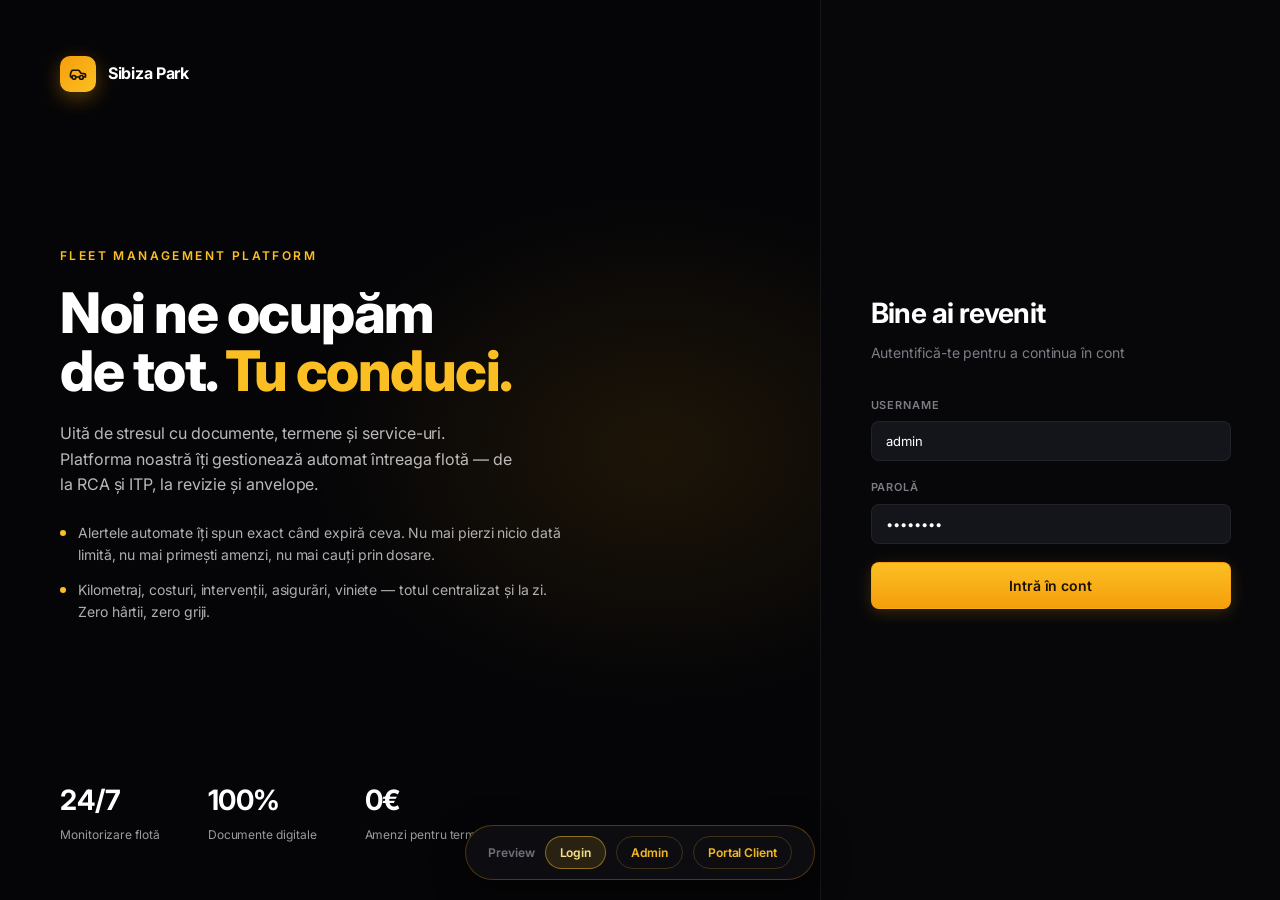
<file: index.html>
<!DOCTYPE html>
<html lang="ro">
<head>
<meta charset="UTF-8"/>
<meta name="viewport" content="width=device-width,initial-scale=1"/>
<title>Sibiza Park – Design Preview</title>
<link rel="stylesheet" href="assets/css/style.css?v=7"/>
<style>
  .demo-bar {
    position: fixed; bottom: 20px; left: 50%; transform: translateX(-50%);
    background: rgba(13,13,18,0.96); border: 1px solid rgba(245,158,11,0.3);
    border-radius: 99px; padding: 10px 22px;
    display: flex; align-items: center; gap: 10px;
    z-index: 9999; backdrop-filter: blur(12px);
    box-shadow: 0 8px 32px rgba(0,0,0,0.5);
    font-size: 12px; font-weight: 600;
    font-family: 'Inter', sans-serif; white-space: nowrap;
  }
  .demo-bar span { color: rgba(220,220,235,0.5); }
  .demo-bar a {
    color: #fbbf24; text-decoration: none; padding: 6px 14px;
    border-radius: 99px; border: 1px solid rgba(251,191,36,0.22);
    transition: all .18s;
  }
  .demo-bar a:hover, .demo-bar a.active {
    background: rgba(251,191,36,0.12); border-color: rgba(251,191,36,0.5); color: #fde68a;
  }
  .view, .view-flex { display: none !important; }
  .view.active { display: block !important; }
  .view-flex.active { display: flex !important; }
  .content-panel { display: none; }
  .content-panel.active { display: block; }
</style>
</head>
<body>

<!-- ══════════════════════════════════════
     LOGIN
══════════════════════════════════════ -->
<div id="v-login" class="view-flex active login-body">
  <div class="login-hero">
    <div class="login-hero-brand">
      <span class="login-hero-brand-mark">
        <svg viewBox="0 0 24 24" fill="none" stroke="#1a0f00" stroke-width="2.2" stroke-linecap="round" stroke-linejoin="round" style="width:18px;height:18px">
          <path d="M14 16H9m10 0h3v-3.15a1 1 0 0 0-.84-.99L16 11l-2.7-3.6a1 1 0 0 0-.8-.4H5.24a2 2 0 0 0-1.8 1.1l-.8 1.63A6 6 0 0 0 2 12.42V16h2"/>
          <circle cx="6.5" cy="16.5" r="2.5"/><circle cx="16.5" cy="16.5" r="2.5"/>
        </svg>
      </span>
      Sibiza Park
    </div>
    <div class="login-hero-text">
      <div class="login-hero-eyebrow">Fleet Management Platform</div>
      <h1 class="login-hero-title">Noi ne ocupăm<br/>de tot. <span>Tu conduci.</span></h1>
      <p class="login-hero-sub">Uită de stresul cu documente, termene și service-uri. Platforma noastră îți gestionează automat întreaga flotă — de la RCA și ITP, la revizie și anvelope.</p>
      <div class="login-hero-bullets">
        <div class="login-hero-bullet">Alertele automate îți spun exact când expiră ceva. Nu mai pierzi nicio dată limită, nu mai primești amenzi, nu mai cauți prin dosare.</div>
        <div class="login-hero-bullet">Kilometraj, costuri, intervenții, asigurări, viniete — totul centralizat și la zi. Zero hârtii, zero griji.</div>
      </div>
    </div>
    <div class="login-hero-stats">
      <div><div class="login-hero-stat-num">24/7</div><div class="login-hero-stat-lbl">Monitorizare flotă</div></div>
      <div><div class="login-hero-stat-num">100%</div><div class="login-hero-stat-lbl">Documente digitale</div></div>
      <div><div class="login-hero-stat-num">0€</div><div class="login-hero-stat-lbl">Amenzi pentru termen depășit</div></div>
    </div>
  </div>
  <div class="login-panel">
    <div class="login-wrap">
      <h1 class="login-title">Bine ai revenit</h1>
      <p class="login-sub">Autentifică-te pentru a continua în cont</p>
      <form onsubmit="showView('v-admin');return false;">
        <div class="form-group">
          <label>Username</label>
          <input type="text" class="form-control" value="admin"/>
        </div>
        <div class="form-group">
          <label>Parolă</label>
          <input type="password" class="form-control" value="••••••••"/>
        </div>
        <button type="submit" class="btn btn-primary btn-block btn-lg">Intră în cont</button>
      </form>
    </div>
  </div>
</div>

<!-- ══════════════════════════════════════
     ADMIN / DASHBOARD
══════════════════════════════════════ -->
<div id="v-admin" class="view">
<div class="app-wrapper">

  <!-- SIDEBAR -->
  <nav class="sidebar" id="admin-sidebar">
    <div class="sidebar-logo">
      <span class="sidebar-logo-mark">
        <svg viewBox="0 0 24 24" fill="none" stroke="#1a0f00" stroke-width="2.2" stroke-linecap="round" stroke-linejoin="round" style="width:14px;height:14px">
          <path d="M14 16H9m10 0h3v-3.15a1 1 0 0 0-.84-.99L16 11l-2.7-3.6a1 1 0 0 0-.8-.4H5.24a2 2 0 0 0-1.8 1.1l-.8 1.63A6 6 0 0 0 2 12.42V16h2"/>
          <circle cx="6.5" cy="16.5" r="2.5"/><circle cx="16.5" cy="16.5" r="2.5"/>
        </svg>
      </span>
      Sibiza Park
    </div>

    <div class="sidebar-section">General</div>
    <a href="#" class="active" onclick="navTo(this,'dashboard')">
      <svg class="icon" viewBox="0 0 24 24" fill="none" stroke="currentColor" stroke-width="1.8" stroke-linecap="round" stroke-linejoin="round"><rect x="3" y="3" width="7" height="9" rx="1"/><rect x="14" y="3" width="7" height="5" rx="1"/><rect x="14" y="12" width="7" height="9" rx="1"/><rect x="3" y="16" width="7" height="5" rx="1"/></svg>
      Dashboard
    </a>

    <div class="sidebar-section">Gestiune</div>
    <a href="#" onclick="navTo(this,'masini')">
      <svg class="icon" viewBox="0 0 24 24" fill="none" stroke="currentColor" stroke-width="1.8" stroke-linecap="round" stroke-linejoin="round"><path d="M14 16H9m10 0h3v-3.15a1 1 0 0 0-.84-.99L16 11l-2.7-3.6a1 1 0 0 0-.8-.4H5.24a2 2 0 0 0-1.8 1.1l-.8 1.63A6 6 0 0 0 2 12.42V16h2"/><circle cx="6.5" cy="16.5" r="2.5"/><circle cx="16.5" cy="16.5" r="2.5"/></svg>
      Mașini
    </a>
    <a href="#" onclick="navTo(this,'clienti')">
      <svg class="icon" viewBox="0 0 24 24" fill="none" stroke="currentColor" stroke-width="1.8" stroke-linecap="round" stroke-linejoin="round"><path d="M20 21v-2a4 4 0 0 0-4-4H8a4 4 0 0 0-4 4v2"/><circle cx="12" cy="7" r="4"/></svg>
      Clienți
    </a>
    <a href="#" onclick="navTo(this,'curse')">
      <svg class="icon" viewBox="0 0 24 24" fill="none" stroke="currentColor" stroke-width="1.8" stroke-linecap="round" stroke-linejoin="round"><circle cx="6" cy="19" r="3"/><circle cx="18" cy="5" r="3"/><path d="M8.7 17.2 17 8M6 16V8a4 4 0 0 1 4-4h4"/></svg>
      Curse
    </a>

    <div class="sidebar-section">Service & Documente</div>
    <a href="#" onclick="navTo(this,'servicii')">
      <svg class="icon" viewBox="0 0 24 24" fill="none" stroke="currentColor" stroke-width="1.8" stroke-linecap="round" stroke-linejoin="round"><path d="M14.7 6.3a1 1 0 0 0 0 1.4l1.6 1.6a1 1 0 0 0 1.4 0l3.77-3.77a6 6 0 0 1-7.94 7.94l-6.91 6.91a2.12 2.12 0 0 1-3-3l6.91-6.91a6 6 0 0 1 7.94-7.94l-3.76 3.76z"/></svg>
      Service
    </a>
    <a href="#" onclick="navTo(this,'asigurari')">
      <svg class="icon" viewBox="0 0 24 24" fill="none" stroke="currentColor" stroke-width="1.8" stroke-linecap="round" stroke-linejoin="round"><path d="M12 22s8-4 8-10V5l-8-3-8 3v7c0 6 8 10 8 10z"/></svg>
      Asigurări
    </a>
    <a href="#" onclick="navTo(this,'viniete')">
      <svg class="icon" viewBox="0 0 24 24" fill="none" stroke="currentColor" stroke-width="1.8" stroke-linecap="round" stroke-linejoin="round"><path d="M20.59 13.41 13.42 20.58a2 2 0 0 1-2.83 0L2 12V2h10l8.59 8.59a2 2 0 0 1 0 2.82z"/><line x1="7" y1="7" x2="7.01" y2="7"/></svg>
      Viniete
    </a>
    <a href="#" onclick="navTo(this,'anvelope')">
      <svg class="icon" viewBox="0 0 24 24" fill="none" stroke="currentColor" stroke-width="1.8" stroke-linecap="round" stroke-linejoin="round"><circle cx="12" cy="12" r="9"/><circle cx="12" cy="12" r="3"/><line x1="12" y1="3" x2="12" y2="9"/><line x1="12" y1="15" x2="12" y2="21"/><line x1="3" y1="12" x2="9" y2="12"/><line x1="15" y1="12" x2="21" y2="12"/></svg>
      Anvelope
    </a>
    <a href="#" onclick="navTo(this,'itp')">
      <svg class="icon" viewBox="0 0 24 24" fill="none" stroke="currentColor" stroke-width="1.8" stroke-linecap="round" stroke-linejoin="round"><circle cx="11" cy="11" r="8"/><line x1="21" y1="21" x2="16.65" y2="16.65"/></svg>
      ITP
    </a>

    <div class="sidebar-section">Admin</div>
    <a href="#" onclick="navTo(this,'utilizatori')">
      <svg class="icon" viewBox="0 0 24 24" fill="none" stroke="currentColor" stroke-width="1.8" stroke-linecap="round" stroke-linejoin="round"><path d="M17 21v-2a4 4 0 0 0-4-4H5a4 4 0 0 0-4 4v2"/><circle cx="9" cy="7" r="4"/><path d="M23 21v-2a4 4 0 0 0-3-3.87"/><path d="M16 3.13a4 4 0 0 1 0 7.75"/></svg>
      Utilizatori
    </a>
    <a href="#" onclick="navTo(this,'recenzii')">
      <svg class="icon" viewBox="0 0 24 24" fill="none" stroke="currentColor" stroke-width="1.8" stroke-linecap="round" stroke-linejoin="round"><polygon points="12 2 15.09 8.26 22 9.27 17 14.14 18.18 21.02 12 17.77 5.82 21.02 7 14.14 2 9.27 8.91 8.26 12 2"/></svg>
      Recenzii
    </a>
    <a href="#" onclick="navTo(this,'suport')" style="justify-content:space-between">
      <span style="display:flex;align-items:center;gap:12px">
        <svg class="icon" viewBox="0 0 24 24" fill="none" stroke="currentColor" stroke-width="1.8" stroke-linecap="round" stroke-linejoin="round"><path d="M3 7v3a2 2 0 0 1 0 4v3a2 2 0 0 0 2 2h14a2 2 0 0 0 2-2v-3a2 2 0 0 1 0-4V7a2 2 0 0 0-2-2H5a2 2 0 0 0-2 2z"/><path d="M13 5v2M13 17v2M13 11v2"/></svg>
        Suport
      </span>
      <span style="background:var(--red);color:#fff;font-size:10px;font-weight:700;padding:1px 7px;border-radius:99px;border:2px solid var(--bg2)">3</span>
    </a>

    <div class="sidebar-footer">
      <span class="sidebar-footer-user">
        <span class="sidebar-footer-avatar">A</span>
        admin
      </span>
      <a href="#" onclick="showView('v-login')" title="Ieșire">
        <svg class="icon icon-sm" viewBox="0 0 24 24" fill="none" stroke="currentColor" stroke-width="1.8" stroke-linecap="round" stroke-linejoin="round"><path d="M9 21H5a2 2 0 0 1-2-2V5a2 2 0 0 1 2-2h4"/><polyline points="16 17 21 12 16 7"/><line x1="21" y1="12" x2="9" y2="12"/></svg>
      </a>
    </div>
  </nav>

  <!-- ── CONTENT PANELS ── -->
  <div id="admin-content" style="flex:1;overflow:hidden">

    <!-- DASHBOARD -->
    <div class="main-content content-panel active" id="p-dashboard">
      <div class="page-header">
        <h1>Dashboard</h1>
        <div class="flex">
          <span class="text-muted">Bun venit, admin!</span>
          <div class="notif-wrap" id="notifWrap">
            <button class="notif-btn" onclick="document.getElementById('notifWrap').classList.toggle('open')">
              <svg class="icon" viewBox="0 0 24 24" fill="none" stroke="currentColor" stroke-width="1.8" stroke-linecap="round" stroke-linejoin="round"><path d="M18 8a6 6 0 0 0-12 0c0 7-3 9-3 9h18s-3-2-3-9"/><path d="M13.73 21a2 2 0 0 1-3.46 0"/></svg>
              <span class="notif-badge">2</span>
            </button>
            <div class="notif-dropdown">
              <div class="notif-header"><span>Notificări</span><span class="notif-count">2</span></div>
              <div class="notif-list">
                <div class="notif-item notif-danger">
                  <span class="notif-icon"><svg class="icon" viewBox="0 0 24 24" fill="none" stroke="currentColor" stroke-width="1.8" stroke-linecap="round" stroke-linejoin="round"><path d="M12 22s8-4 8-10V5l-8-3-8 3v7c0 6 8 10 8 10z"/></svg></span>
                  <div class="notif-body"><div class="notif-msg">Asigurare RCA — B 123 ABC</div><div class="notif-date">01.05.2025</div></div>
                  <span class="notif-status">Expirat</span>
                </div>
                <div class="notif-item notif-warning">
                  <span class="notif-icon"><svg class="icon" viewBox="0 0 24 24" fill="none" stroke="currentColor" stroke-width="1.8" stroke-linecap="round" stroke-linejoin="round"><circle cx="11" cy="11" r="8"/><line x1="21" y1="21" x2="16.65" y2="16.65"/></svg></span>
                  <div class="notif-body"><div class="notif-msg">ITP — CJ 456 DEF</div><div class="notif-date">10.06.2025</div></div>
                  <span class="notif-status">Curând</span>
                </div>
              </div>
            </div>
          </div>
        </div>
      </div>
      <div class="stats-grid">
        <div class="stat-card"><div class="stat-number">14</div><div class="stat-label">Mașini</div></div>
        <div class="stat-card"><div class="stat-number">8</div><div class="stat-label">Clienți</div></div>
        <div class="stat-card"><div class="stat-number">47</div><div class="stat-label">Intrări Service</div></div>
        <div class="stat-card"><div class="stat-number">38.420 RON</div><div class="stat-label">Cost Total Service</div></div>
      </div>
      <div class="card">
        <div class="card-header"><h2>Ultimele intrări service</h2><a href="#" class="btn btn-sm btn-secondary" onclick="navTo(document.querySelector('#admin-sidebar a:nth-child(9)'),'servicii')">Vezi toate</a></div>
        <div class="table-wrap">
          <table class="table">
            <thead><tr><th>Mașină</th><th>Data</th><th>Tip</th><th>Km</th><th>Cost</th><th></th></tr></thead>
            <tbody>
              <tr><td><strong>B 123 ABC</strong> <span class="text-muted">Dacia Logan</span></td><td>18/05/2025</td><td><span class="badge badge-revizie">Revizie</span></td><td>87.340 km</td><td>1.250,00 RON</td><td><a href="#" class="btn btn-sm btn-secondary">Vezi</a></td></tr>
              <tr><td><strong>CJ 456 DEF</strong> <span class="text-muted">VW Golf</span></td><td>14/05/2025</td><td><span class="badge badge-reparatie">Reparație</span></td><td>112.800 km</td><td>3.800,00 RON</td><td><a href="#" class="btn btn-sm btn-secondary">Vezi</a></td></tr>
              <tr><td><strong>IS 789 GHI</strong> <span class="text-muted">Skoda Octavia</span></td><td>10/05/2025</td><td><span class="badge badge-accident">Accident</span></td><td>54.200 km</td><td>12.000,00 RON</td><td><a href="#" class="btn btn-sm btn-secondary">Vezi</a></td></tr>
              <tr><td><strong>TM 321 JKL</strong> <span class="text-muted">Ford Transit</span></td><td>05/05/2025</td><td><span class="badge badge-revizie">Revizie</span></td><td>200.100 km</td><td>980,00 RON</td><td><a href="#" class="btn btn-sm btn-secondary">Vezi</a></td></tr>
              <tr><td><strong>CT 654 MNO</strong> <span class="text-muted">Renault Megane</span></td><td>01/05/2025</td><td><span class="badge badge-vopsitorie">Vopsitorie</span></td><td>67.450 km</td><td>4.500,00 RON</td><td><a href="#" class="btn btn-sm btn-secondary">Vezi</a></td></tr>
            </tbody>
          </table>
        </div>
      </div>
    </div>

    <!-- MAȘINI -->
    <div class="main-content content-panel" id="p-masini">
      <div class="page-header"><h1>Mașini</h1><a href="#" class="btn btn-primary">+ Adaugă mașină</a></div>
      <div class="card">
        <div class="table-wrap">
          <table class="table">
            <thead><tr><th></th><th>Nr. înmatriculare</th><th>Marcă / Model</th><th>An</th><th>Motor</th><th>Km</th><th>Client</th><th></th></tr></thead>
            <tbody>
              <tr>
                <td style="width:52px;padding:6px 8px 6px 14px"><div style="width:44px;height:36px;border-radius:6px;border:1px solid var(--border);background:var(--bg3);display:flex;align-items:center;justify-content:center;color:var(--muted2)"><svg style="width:14px;height:14px" viewBox="0 0 24 24" fill="none" stroke="currentColor" stroke-width="1.8" stroke-linecap="round" stroke-linejoin="round"><path d="M14 16H9m10 0h3v-3.15a1 1 0 0 0-.84-.99L16 11l-2.7-3.6a1 1 0 0 0-.8-.4H5.24a2 2 0 0 0-1.8 1.1l-.8 1.63A6 6 0 0 0 2 12.42V16h2"/><circle cx="6.5" cy="16.5" r="2.5"/><circle cx="16.5" cy="16.5" r="2.5"/></svg></div></td>
                <td><strong>B 123 ABC</strong></td><td>Dacia Logan</td><td>2020</td><td>Diesel</td><td>87.340 km</td><td>Ionescu SRL</td>
                <td class="flex"><a href="#" class="btn btn-sm btn-secondary">Vezi</a><a href="#" class="btn btn-sm btn-secondary">Editează</a><a href="#" class="btn btn-sm btn-danger">Șterge</a></td>
              </tr>
              <tr>
                <td style="width:52px;padding:6px 8px 6px 14px"><div style="width:44px;height:36px;border-radius:6px;border:1px solid var(--border);background:var(--bg3);display:flex;align-items:center;justify-content:center;color:var(--muted2)"><svg style="width:14px;height:14px" viewBox="0 0 24 24" fill="none" stroke="currentColor" stroke-width="1.8" stroke-linecap="round" stroke-linejoin="round"><path d="M14 16H9m10 0h3v-3.15a1 1 0 0 0-.84-.99L16 11l-2.7-3.6a1 1 0 0 0-.8-.4H5.24a2 2 0 0 0-1.8 1.1l-.8 1.63A6 6 0 0 0 2 12.42V16h2"/><circle cx="6.5" cy="16.5" r="2.5"/><circle cx="16.5" cy="16.5" r="2.5"/></svg></div></td>
                <td><strong>CJ 456 DEF</strong></td><td>VW Golf</td><td>2019</td><td>Benzina</td><td>112.800 km</td><td>Popescu &amp; Fii</td>
                <td class="flex"><a href="#" class="btn btn-sm btn-secondary">Vezi</a><a href="#" class="btn btn-sm btn-secondary">Editează</a><a href="#" class="btn btn-sm btn-danger">Șterge</a></td>
              </tr>
              <tr>
                <td style="width:52px;padding:6px 8px 6px 14px"><div style="width:44px;height:36px;border-radius:6px;border:1px solid var(--border);background:var(--bg3);display:flex;align-items:center;justify-content:center;color:var(--muted2)"><svg style="width:14px;height:14px" viewBox="0 0 24 24" fill="none" stroke="currentColor" stroke-width="1.8" stroke-linecap="round" stroke-linejoin="round"><path d="M14 16H9m10 0h3v-3.15a1 1 0 0 0-.84-.99L16 11l-2.7-3.6a1 1 0 0 0-.8-.4H5.24a2 2 0 0 0-1.8 1.1l-.8 1.63A6 6 0 0 0 2 12.42V16h2"/><circle cx="6.5" cy="16.5" r="2.5"/><circle cx="16.5" cy="16.5" r="2.5"/></svg></div></td>
                <td><strong>IS 789 GHI</strong></td><td>Skoda Octavia</td><td>2021</td><td>Hybrid</td><td>54.200 km</td><td>Duma Trans SRL</td>
                <td class="flex"><a href="#" class="btn btn-sm btn-secondary">Vezi</a><a href="#" class="btn btn-sm btn-secondary">Editează</a><a href="#" class="btn btn-sm btn-danger">Șterge</a></td>
              </tr>
            </tbody>
          </table>
        </div>
      </div>
    </div>

    <!-- CLIENȚI -->
    <div class="main-content content-panel" id="p-clienti">
      <div class="page-header"><h1>Clienți</h1><a href="#" class="btn btn-primary">+ Adaugă client</a></div>
      <div class="card">
        <div class="table-wrap">
          <table class="table">
            <thead><tr><th>Nume</th><th>Telefon</th><th>Email</th><th>Nr. permis</th><th>Expiră permis</th><th>Mașini</th><th></th></tr></thead>
            <tbody>
              <tr><td><strong>Ionescu SRL</strong></td><td>0721 123 456</td><td>ionescu@email.ro</td><td>B1234567</td><td>15/08/2026</td><td>3</td><td class="flex"><a href="#" class="btn btn-sm btn-secondary">Editează</a><a href="#" class="btn btn-sm btn-danger">Șterge</a></td></tr>
              <tr><td><strong>Popescu &amp; Fii</strong></td><td>0745 987 654</td><td>popescu@firma.ro</td><td>CJ9876543</td><td style="color:#fca5a5">12/03/2025</td><td>1</td><td class="flex"><a href="#" class="btn btn-sm btn-secondary">Editează</a><a href="#" class="btn btn-sm btn-danger">Șterge</a></td></tr>
              <tr><td><strong>Duma Trans SRL</strong></td><td>0733 555 111</td><td>duma@trans.ro</td><td>IS5551234</td><td>30/11/2026</td><td>4</td><td class="flex"><a href="#" class="btn btn-sm btn-secondary">Editează</a><a href="#" class="btn btn-sm btn-danger">Șterge</a></td></tr>
            </tbody>
          </table>
        </div>
      </div>
    </div>

    <!-- CURSE -->
    <div class="main-content content-panel" id="p-curse">
      <div class="page-header"><h1>Curse</h1><a href="#" class="btn btn-primary">+ Adaugă cursă</a></div>
      <div class="card">
        <div class="table-wrap">
          <table class="table">
            <thead><tr><th>Data</th><th>Mașină</th><th>Destinație</th><th>Km start</th><th>Km final</th><th>Distanță</th><th></th></tr></thead>
            <tbody>
              <tr><td>22/05/2025</td><td><strong>B 123 ABC</strong></td><td>București – Cluj</td><td>87.000 km</td><td>87.470 km</td><td>470 km</td><td class="flex"><a href="#" class="btn btn-sm btn-secondary">Vezi</a><a href="#" class="btn btn-sm btn-danger">Șterge</a></td></tr>
              <tr><td>20/05/2025</td><td><strong>CJ 456 DEF</strong></td><td>Cluj – Timișoara</td><td>112.500 km</td><td>112.800 km</td><td>300 km</td><td class="flex"><a href="#" class="btn btn-sm btn-secondary">Vezi</a><a href="#" class="btn btn-sm btn-danger">Șterge</a></td></tr>
              <tr><td>18/05/2025</td><td><strong>TM 321 JKL</strong></td><td>Timișoara – Arad</td><td>199.900 km</td><td>200.100 km</td><td>200 km</td><td class="flex"><a href="#" class="btn btn-sm btn-secondary">Vezi</a><a href="#" class="btn btn-sm btn-danger">Șterge</a></td></tr>
            </tbody>
          </table>
        </div>
      </div>
    </div>

    <!-- SERVICE -->
    <div class="main-content content-panel" id="p-servicii">
      <div class="page-header"><h1>Service</h1><a href="#" class="btn btn-primary">+ Adaugă intrare</a></div>
      <div class="card">
        <div class="table-wrap">
          <table class="table">
            <thead><tr><th>Mașină</th><th>Data</th><th>Tip</th><th>Km</th><th>Cost total</th><th>Service extern</th><th></th></tr></thead>
            <tbody>
              <tr><td><strong>B 123 ABC</strong> <span class="text-muted">Logan</span></td><td>18/05/2025</td><td><span class="badge badge-revizie">Revizie</span></td><td>87.340 km</td><td>1.250,00 RON</td><td>Auto Expert SRL</td><td><a href="#" class="btn btn-sm btn-secondary">Vezi</a></td></tr>
              <tr><td><strong>CJ 456 DEF</strong> <span class="text-muted">Golf</span></td><td>14/05/2025</td><td><span class="badge badge-reparatie">Reparație</span></td><td>112.800 km</td><td>3.800,00 RON</td><td>VW Service Cluj</td><td><a href="#" class="btn btn-sm btn-secondary">Vezi</a></td></tr>
              <tr><td><strong>IS 789 GHI</strong> <span class="text-muted">Octavia</span></td><td>10/05/2025</td><td><span class="badge badge-accident">Accident</span></td><td>54.200 km</td><td>12.000,00 RON</td><td>Carrosserie Iași</td><td><a href="#" class="btn btn-sm btn-secondary">Vezi</a></td></tr>
            </tbody>
          </table>
        </div>
      </div>
    </div>

    <!-- ASIGURĂRI -->
    <div class="main-content content-panel" id="p-asigurari">
      <div class="page-header"><h1>Asigurări</h1><a href="#" class="btn btn-primary">+ Adaugă asigurare</a></div>
      <div class="card">
        <div class="table-wrap">
          <table class="table">
            <thead><tr><th>Mașină</th><th>Tip</th><th>Companie</th><th>Nr. poliță</th><th>Start</th><th>Expiră</th><th>Preț</th><th></th></tr></thead>
            <tbody>
              <tr><td><strong>B 123 ABC</strong></td><td><span class="badge badge-RCA">RCA</span></td><td>Allianz</td><td>RCA-2024-001</td><td>01/05/2024</td><td style="color:#fca5a5">01/05/2025</td><td>850 RON</td><td class="flex"><a href="#" class="btn btn-sm btn-secondary">Editează</a><a href="#" class="btn btn-sm btn-danger">Șterge</a></td></tr>
              <tr><td><strong>CJ 456 DEF</strong></td><td><span class="badge badge-CASCO">CASCO</span></td><td>Omniasig</td><td>CAS-2024-045</td><td>15/03/2025</td><td>15/03/2026</td><td>2.400 RON</td><td class="flex"><a href="#" class="btn btn-sm btn-secondary">Editează</a><a href="#" class="btn btn-sm btn-danger">Șterge</a></td></tr>
              <tr><td><strong>IS 789 GHI</strong></td><td><span class="badge badge-RCA">RCA</span></td><td>Groupama</td><td>RCA-2025-112</td><td>01/01/2025</td><td>01/01/2026</td><td>720 RON</td><td class="flex"><a href="#" class="btn btn-sm btn-secondary">Editează</a><a href="#" class="btn btn-sm btn-danger">Șterge</a></td></tr>
            </tbody>
          </table>
        </div>
      </div>
    </div>

    <!-- VINIETE -->
    <div class="main-content content-panel" id="p-viniete">
      <div class="page-header"><h1>Viniete</h1><a href="#" class="btn btn-primary">+ Adaugă vinietă</a></div>
      <div class="card">
        <div class="table-wrap">
          <table class="table">
            <thead><tr><th>Mașină</th><th>Țară</th><th>Tip</th><th>Start</th><th>Expiră</th><th>Cost</th><th></th></tr></thead>
            <tbody>
              <tr><td><strong>B 123 ABC</strong></td><td>România</td><td>Anuală</td><td>01/01/2025</td><td>31/12/2025</td><td>28 EUR</td><td class="flex"><a href="#" class="btn btn-sm btn-secondary">Editează</a><a href="#" class="btn btn-sm btn-danger">Șterge</a></td></tr>
              <tr><td><strong>CJ 456 DEF</strong></td><td>Austria</td><td>10 zile</td><td>10/05/2025</td><td style="color:#fdba74">20/05/2025</td><td>9 EUR</td><td class="flex"><a href="#" class="btn btn-sm btn-secondary">Editează</a><a href="#" class="btn btn-sm btn-danger">Șterge</a></td></tr>
            </tbody>
          </table>
        </div>
      </div>
    </div>

    <!-- ANVELOPE -->
    <div class="main-content content-panel" id="p-anvelope">
      <div class="page-header"><h1>Anvelope</h1><a href="#" class="btn btn-primary">+ Adaugă set</a></div>
      <div class="card">
        <div class="table-wrap">
          <table class="table">
            <thead><tr><th>Mașină</th><th>Sezon</th><th>Marcă</th><th>Dimensiune</th><th>Tip</th><th>Stare</th><th>Buc.</th><th></th></tr></thead>
            <tbody>
              <tr><td><strong>B 123 ABC</strong></td><td><span class="badge badge-RCA">Vară</span></td><td>Michelin</td><td>205/55 R16</td><td>Anvelopă</td><td><span class="badge badge-activ">Montate</span></td><td>4</td><td class="flex"><a href="#" class="btn btn-sm btn-secondary">Editează</a><a href="#" class="btn btn-sm btn-danger">Șterge</a></td></tr>
              <tr><td><strong>B 123 ABC</strong></td><td><span class="badge badge-revizie">Iarnă</span></td><td>Continental</td><td>205/55 R16</td><td>Roată completă</td><td><span class="badge badge-inactiv">Depozitate</span></td><td>4</td><td class="flex"><a href="#" class="btn btn-sm btn-secondary">Editează</a><a href="#" class="btn btn-sm btn-danger">Șterge</a></td></tr>
              <tr><td><strong>CJ 456 DEF</strong></td><td><span class="badge badge-RCA">Vară</span></td><td>Pirelli</td><td>225/45 R17</td><td>Anvelopă</td><td><span class="badge badge-activ">Montate</span></td><td>4</td><td class="flex"><a href="#" class="btn btn-sm btn-secondary">Editează</a><a href="#" class="btn btn-sm btn-danger">Șterge</a></td></tr>
            </tbody>
          </table>
        </div>
      </div>
    </div>

    <!-- ITP -->
    <div class="main-content content-panel" id="p-itp">
      <div class="page-header"><h1>ITP</h1><a href="#" class="btn btn-primary">+ Adaugă ITP</a></div>
      <div class="card">
        <div class="table-wrap">
          <table class="table">
            <thead><tr><th>Mașină</th><th>Data efectuare</th><th>Data expirare</th><th>Stație</th><th>Cost</th><th>Status</th><th></th></tr></thead>
            <tbody>
              <tr><td><strong>B 123 ABC</strong></td><td>10/04/2024</td><td>10/04/2026</td><td>RAR București</td><td>180 RON</td><td><span class="badge badge-activ">Valabil</span></td><td class="flex"><a href="#" class="btn btn-sm btn-secondary">Editează</a><a href="#" class="btn btn-sm btn-danger">Șterge</a></td></tr>
              <tr><td><strong>CJ 456 DEF</strong></td><td>08/06/2024</td><td style="color:#fdba74">08/06/2025</td><td>RAR Cluj</td><td>160 RON</td><td><span class="badge badge-reparatie">Expiră curând</span></td><td class="flex"><a href="#" class="btn btn-sm btn-secondary">Editează</a><a href="#" class="btn btn-sm btn-danger">Șterge</a></td></tr>
              <tr><td><strong>IS 789 GHI</strong></td><td>15/01/2025</td><td>15/01/2027</td><td>RAR Iași</td><td>175 RON</td><td><span class="badge badge-activ">Valabil</span></td><td class="flex"><a href="#" class="btn btn-sm btn-secondary">Editează</a><a href="#" class="btn btn-sm btn-danger">Șterge</a></td></tr>
            </tbody>
          </table>
        </div>
      </div>
    </div>

    <!-- UTILIZATORI -->
    <div class="main-content content-panel" id="p-utilizatori">
      <div class="page-header"><h1>Utilizatori</h1><a href="#" class="btn btn-primary">+ Adaugă utilizator</a></div>
      <div class="card">
        <div class="table-wrap">
          <table class="table">
            <thead><tr><th>Username</th><th>Email</th><th>Rol</th><th>Data creare</th><th></th></tr></thead>
            <tbody>
              <tr><td><strong>admin</strong></td><td>admin@sibizapark.ro</td><td><span class="badge badge-admin">Admin</span></td><td>01/01/2025</td><td class="flex"><a href="#" class="btn btn-sm btn-secondary">Editează</a></td></tr>
              <tr><td><strong>analyst1</strong></td><td>analyst@sibizapark.ro</td><td><span class="badge badge-analyst">Analyst</span></td><td>15/01/2025</td><td class="flex"><a href="#" class="btn btn-sm btn-secondary">Editează</a><a href="#" class="btn btn-sm btn-danger">Șterge</a></td></tr>
              <tr><td><strong>ion.client</strong></td><td>ion@ionescu.ro</td><td><span class="badge badge-client">Client</span></td><td>20/01/2025</td><td class="flex"><a href="#" class="btn btn-sm btn-secondary">Editează</a><a href="#" class="btn btn-sm btn-danger">Șterge</a></td></tr>
            </tbody>
          </table>
        </div>
      </div>
    </div>

    <!-- RECENZII -->
    <div class="main-content content-panel" id="p-recenzii">
      <div class="page-header"><h1>Recenzii</h1></div>
      <div class="reviews-summary">
        <div class="reviews-avg">4,6</div>
        <div>
          <div class="reviews-stars-big">
            <span style="color:#fbbf24">★</span><span style="color:#fbbf24">★</span><span style="color:#fbbf24">★</span><span style="color:#fbbf24">★</span><span style="color:var(--muted2)">★</span>
          </div>
          <div class="text-muted" style="font-size:13px">Bazat pe 5 recenzii</div>
        </div>
      </div>
      <div class="review-card">
        <div class="review-card-header">
          <div><div style="font-weight:600;color:var(--accent2);margin-bottom:4px">ion.client</div><div class="review-stars"><span style="color:#fbbf24">★★★★★</span></div></div>
          <div class="review-card-meta">20.05.2025</div>
        </div>
        <div class="review-card-subject">Aplicație excelentă!</div>
        <div class="review-card-body">Tot ce am nevoie într-un singur loc. Nu mai am griji cu termenele de asigurare sau ITP. Recomand cu căldură!</div>
      </div>
      <div class="review-card">
        <div class="review-card-header">
          <div><div style="font-weight:600;color:var(--accent2);margin-bottom:4px">maria.client</div><div class="review-stars"><span style="color:#fbbf24">★★★★</span><span style="color:var(--muted2)">★</span></div></div>
          <div class="review-card-meta">15.05.2025</div>
        </div>
        <div class="review-card-subject">Foarte utilă</div>
        <div class="review-card-body">Interfața este clară și ușor de folosit. Ar fi utilă și o aplicație mobilă în viitor.</div>
      </div>
    </div>

    <!-- SUPORT -->
    <div class="main-content content-panel" id="p-suport">
      <div class="page-header"><h1>Tichete suport</h1></div>
      <div class="ticket-filters">
        <a href="#" class="ticket-filter-btn active">Toate <span class="tf-count">5</span></a>
        <a href="#" class="ticket-filter-btn tf-nou">Noi <span class="tf-count">3</span></a>
        <a href="#" class="ticket-filter-btn tf-lucru">În lucru <span class="tf-count">1</span></a>
        <a href="#" class="ticket-filter-btn tf-rezolvat">Rezolvate <span class="tf-count">1</span></a>
      </div>
      <div class="card">
        <div class="table-wrap">
          <table class="table">
            <thead><tr><th>ID</th><th>Utilizator</th><th>Tip</th><th>Subiect</th><th>Status</th><th>Data</th><th></th></tr></thead>
            <tbody>
              <tr><td class="text-muted">#5</td><td><strong>ion.client</strong></td><td><span class="badge badge-RCA">Cerere mașină</span></td><td>Adaugare Logan B-999-ZZZ</td><td><span class="badge badge-accident">Nou</span></td><td class="text-muted">22.05.2025 10:14</td><td><a href="#" class="btn btn-sm btn-primary">Răspunde</a></td></tr>
              <tr><td class="text-muted">#4</td><td><strong>maria.client</strong></td><td><span class="badge badge-revizie">Feedback</span></td><td>Aplicatie foarte utila!</td><td><span class="badge badge-reparatie">În lucru</span></td><td class="text-muted">20.05.2025 14:30</td><td><a href="#" class="btn btn-sm btn-primary">Răspunde</a></td></tr>
              <tr><td class="text-muted">#3</td><td><strong>gh.client</strong></td><td><span class="badge badge-reparatie">Ajutor</span></td><td>Nu gasesc sectiunea de ITP</td><td><span class="badge badge-accident">Nou</span></td><td class="text-muted">19.05.2025 09:05</td><td><a href="#" class="btn btn-sm btn-primary">Răspunde</a></td></tr>
              <tr><td class="text-muted">#1</td><td><strong>ion.client</strong></td><td><span class="badge badge-reparatie">Ajutor</span></td><td>Cum adaug o vinietă?</td><td><span class="badge badge-activ">Rezolvat</span></td><td class="text-muted">10.05.2025 11:00</td><td><a href="#" class="btn btn-sm btn-secondary">Răspunde</a></td></tr>
            </tbody>
          </table>
        </div>
      </div>
    </div>

  </div><!-- admin-content -->
</div><!-- app-wrapper -->
</div><!-- v-admin -->

<!-- ══════════════════════════════════════
     PORTAL CLIENT
══════════════════════════════════════ -->
<div id="v-client" class="view" style="background:var(--bg);min-height:100vh">
  <nav class="portal-nav">
    <div class="portal-nav-logo">
      <span class="login-hero-brand-mark" style="width:32px;height:32px;border-radius:8px">
        <svg viewBox="0 0 24 24" fill="none" stroke="#1a0f00" stroke-width="2.2" stroke-linecap="round" stroke-linejoin="round" style="width:14px;height:14px">
          <path d="M14 16H9m10 0h3v-3.15a1 1 0 0 0-.84-.99L16 11l-2.7-3.6a1 1 0 0 0-.8-.4H5.24a2 2 0 0 0-1.8 1.1l-.8 1.63A6 6 0 0 0 2 12.42V16h2"/>
          <circle cx="6.5" cy="16.5" r="2.5"/><circle cx="16.5" cy="16.5" r="2.5"/>
        </svg>
      </span>
      Sibiza Park
    </div>
    <div class="portal-nav-user">
      Ionescu SRL
      <a href="#" class="btn btn-sm btn-secondary" style="margin-left:12px" onclick="showView('v-login')">Ieșire</a>
    </div>
  </nav>

  <div class="portal-wrap">
    <div class="page-header">
      <h1>Bun venit, Ionescu SRL!</h1>
      <span class="text-muted">Mașinile și documentele tale</span>
    </div>

    <!-- Mașina 1 -->
    <div class="portal-car-card">
      <div class="portal-car-img-placeholder">
        <svg style="width:52px;height:52px;color:var(--muted2)" viewBox="0 0 24 24" fill="none" stroke="currentColor" stroke-width="1.4" stroke-linecap="round" stroke-linejoin="round"><path d="M14 16H9m10 0h3v-3.15a1 1 0 0 0-.84-.99L16 11l-2.7-3.6a1 1 0 0 0-.8-.4H5.24a2 2 0 0 0-1.8 1.1l-.8 1.63A6 6 0 0 0 2 12.42V16h2"/><circle cx="6.5" cy="16.5" r="2.5"/><circle cx="16.5" cy="16.5" r="2.5"/></svg>
      </div>
      <div class="portal-car-header">
        <div>
          <div class="portal-car-plate">B 123 ABC</div>
          <div class="portal-car-name">Dacia Logan · 2020</div>
        </div>
        <div class="text-muted" style="font-size:13px">87.340 km</div>
      </div>
      <div class="portal-docs">
        <div class="portal-doc doc-ok">
          <div class="portal-doc-icon"><svg class="icon" viewBox="0 0 24 24" fill="none" stroke="currentColor" stroke-width="1.8" stroke-linecap="round" stroke-linejoin="round"><circle cx="11" cy="11" r="8"/><line x1="21" y1="21" x2="16.65" y2="16.65"/></svg></div>
          <div><div class="portal-doc-name">ITP</div><div class="portal-doc-date">Expiră: 10/04/2026</div></div>
        </div>
        <div class="portal-doc doc-expired">
          <div class="portal-doc-icon"><svg class="icon" viewBox="0 0 24 24" fill="none" stroke="currentColor" stroke-width="1.8" stroke-linecap="round" stroke-linejoin="round"><path d="M12 22s8-4 8-10V5l-8-3-8 3v7c0 6 8 10 8 10z"/></svg></div>
          <div><div class="portal-doc-name">Asigurare RCA</div><div class="portal-doc-date">Expiră: 01/05/2025</div></div>
        </div>
        <div class="portal-doc doc-ok">
          <div class="portal-doc-icon"><svg class="icon" viewBox="0 0 24 24" fill="none" stroke="currentColor" stroke-width="1.8" stroke-linecap="round" stroke-linejoin="round"><path d="M20.59 13.41 13.42 20.58a2 2 0 0 1-2.83 0L2 12V2h10l8.59 8.59a2 2 0 0 1 0 2.82z"/><line x1="7" y1="7" x2="7.01" y2="7"/></svg></div>
          <div><div class="portal-doc-name">Vinietă</div><div class="portal-doc-date">Expiră: 31/12/2025</div></div>
        </div>
      </div>
      <div class="portal-service-row">
        <span class="text-muted">Intrări service: <strong>12</strong></span>
        <span class="text-muted">Cost total: <strong style="color:var(--accent2)">8.430,00 RON</strong></span>
        <a href="#" class="btn btn-sm btn-secondary">Istoric complet →</a>
      </div>
    </div>

    <!-- Mașina 2 -->
    <div class="portal-car-card">
      <div class="portal-car-img-placeholder">
        <svg style="width:52px;height:52px;color:var(--muted2)" viewBox="0 0 24 24" fill="none" stroke="currentColor" stroke-width="1.4" stroke-linecap="round" stroke-linejoin="round"><path d="M14 16H9m10 0h3v-3.15a1 1 0 0 0-.84-.99L16 11l-2.7-3.6a1 1 0 0 0-.8-.4H5.24a2 2 0 0 0-1.8 1.1l-.8 1.63A6 6 0 0 0 2 12.42V16h2"/><circle cx="6.5" cy="16.5" r="2.5"/><circle cx="16.5" cy="16.5" r="2.5"/></svg>
      </div>
      <div class="portal-car-header">
        <div>
          <div class="portal-car-plate">IS 789 GHI</div>
          <div class="portal-car-name">Skoda Octavia · 2021</div>
        </div>
        <div class="text-muted" style="font-size:13px">54.200 km</div>
      </div>
      <div class="portal-docs">
        <div class="portal-doc doc-ok">
          <div class="portal-doc-icon"><svg class="icon" viewBox="0 0 24 24" fill="none" stroke="currentColor" stroke-width="1.8" stroke-linecap="round" stroke-linejoin="round"><circle cx="11" cy="11" r="8"/><line x1="21" y1="21" x2="16.65" y2="16.65"/></svg></div>
          <div><div class="portal-doc-name">ITP</div><div class="portal-doc-date">Expiră: 15/01/2027</div></div>
        </div>
        <div class="portal-doc doc-ok">
          <div class="portal-doc-icon"><svg class="icon" viewBox="0 0 24 24" fill="none" stroke="currentColor" stroke-width="1.8" stroke-linecap="round" stroke-linejoin="round"><path d="M12 22s8-4 8-10V5l-8-3-8 3v7c0 6 8 10 8 10z"/></svg></div>
          <div><div class="portal-doc-name">Asigurare RCA</div><div class="portal-doc-date">Expiră: 01/01/2026</div></div>
        </div>
        <div class="portal-doc">
          <div class="portal-doc-icon"><svg class="icon" viewBox="0 0 24 24" fill="none" stroke="currentColor" stroke-width="1.8" stroke-linecap="round" stroke-linejoin="round"><path d="M20.59 13.41 13.42 20.58a2 2 0 0 1-2.83 0L2 12V2h10l8.59 8.59a2 2 0 0 1 0 2.82z"/><line x1="7" y1="7" x2="7.01" y2="7"/></svg></div>
          <div><div class="portal-doc-name">Vinietă</div><div class="portal-doc-date text-muted">Neînregistrat</div></div>
        </div>
      </div>
      <div class="portal-service-row">
        <span class="text-muted">Intrări service: <strong>5</strong></span>
        <span class="text-muted">Cost total: <strong style="color:var(--accent2)">14.200,00 RON</strong></span>
        <a href="#" class="btn btn-sm btn-secondary">Istoric complet →</a>
      </div>
    </div>

    <!-- Butoane suport -->
    <div class="support-buttons" style="margin-top:28px;grid-template-columns:repeat(3,1fr)">
      <a href="#" class="support-btn">
        <div class="support-btn-icon"><svg class="icon" viewBox="0 0 24 24" fill="none" stroke="currentColor" stroke-width="1.8" stroke-linecap="round" stroke-linejoin="round"><path d="M14 16H9m10 0h3v-3.15a1 1 0 0 0-.84-.99L16 11l-2.7-3.6a1 1 0 0 0-.8-.4H5.24a2 2 0 0 0-1.8 1.1l-.8 1.63A6 6 0 0 0 2 12.42V16h2"/><circle cx="6.5" cy="16.5" r="2.5"/><circle cx="16.5" cy="16.5" r="2.5"/></svg></div>
        <div><div class="support-btn-label">Cerere mașină nouă</div><div class="support-btn-desc">Solicită adăugarea unei mașini</div></div>
      </a>
      <a href="#" class="support-btn">
        <div class="support-btn-icon"><svg class="icon" viewBox="0 0 24 24" fill="none" stroke="currentColor" stroke-width="1.8" stroke-linecap="round" stroke-linejoin="round"><circle cx="12" cy="12" r="10"/><line x1="12" y1="8" x2="12" y2="12"/><line x1="12" y1="16" x2="12.01" y2="16"/></svg></div>
        <div><div class="support-btn-label">Ajutor</div><div class="support-btn-desc">Ai o problemă? Scrie-ne!</div></div>
      </a>
      <a href="#" class="support-btn">
        <div class="support-btn-icon"><svg class="icon" viewBox="0 0 24 24" fill="none" stroke="currentColor" stroke-width="1.8" stroke-linecap="round" stroke-linejoin="round"><path d="M16 4h2a2 2 0 0 1 2 2v14a2 2 0 0 1-2 2H6a2 2 0 0 1-2-2V6a2 2 0 0 1 2-2h2"/><rect x="8" y="2" width="8" height="4" rx="1"/></svg></div>
        <div><div class="support-btn-label">Cererile mele</div><div class="support-btn-desc">Ai niciun răspuns nou</div></div>
      </a>
      <a href="#" class="support-btn" style="grid-column:2">
        <div class="support-btn-icon"><svg class="icon" viewBox="0 0 24 24" fill="none" stroke="currentColor" stroke-width="1.8" stroke-linecap="round" stroke-linejoin="round"><polygon points="12 2 15.09 8.26 22 9.27 17 14.14 18.18 21.02 12 17.77 5.82 21.02 7 14.14 2 9.27 8.91 8.26 12 2"/></svg></div>
        <div><div class="support-btn-label">Recenzii</div><div class="support-btn-desc">Vezi ce spun alți utilizatori</div></div>
      </a>
    </div>
  </div>
</div>

<!-- DEMO BAR -->
<div class="demo-bar">
  <span>Preview</span>
  <a href="#" id="btn-login" onclick="showView('v-login')" class="active">Login</a>
  <a href="#" id="btn-admin" onclick="showView('v-admin')">Admin</a>
  <a href="#" id="btn-client" onclick="showView('v-client')">Portal Client</a>
</div>

<script>
function showView(id) {
  ['v-login','v-admin','v-client'].forEach(v => {
    const el = document.getElementById(v);
    el.classList.remove('active');
  });
  document.getElementById(id).classList.add('active');
  // update demo bar
  document.querySelectorAll('.demo-bar a').forEach(a => a.classList.remove('active'));
  const key = id.replace('v-','');
  const btn = document.getElementById('btn-' + key);
  if (btn) btn.classList.add('active');
}

function navTo(el, panelId) {
  // active link in sidebar
  document.querySelectorAll('#admin-sidebar a').forEach(a => a.classList.remove('active'));
  if (el) el.classList.add('active');
  // show panel
  document.querySelectorAll('.content-panel').forEach(p => p.classList.remove('active'));
  const panel = document.getElementById('p-' + panelId);
  if (panel) panel.classList.add('active');
  return false;
}

// close notif on outside click
document.addEventListener('click', function(e) {
  const wrap = document.getElementById('notifWrap');
  if (wrap && !wrap.contains(e.target)) wrap.classList.remove('open');
});

// init
showView('v-login');
</script>
</body>
</html>
</file>
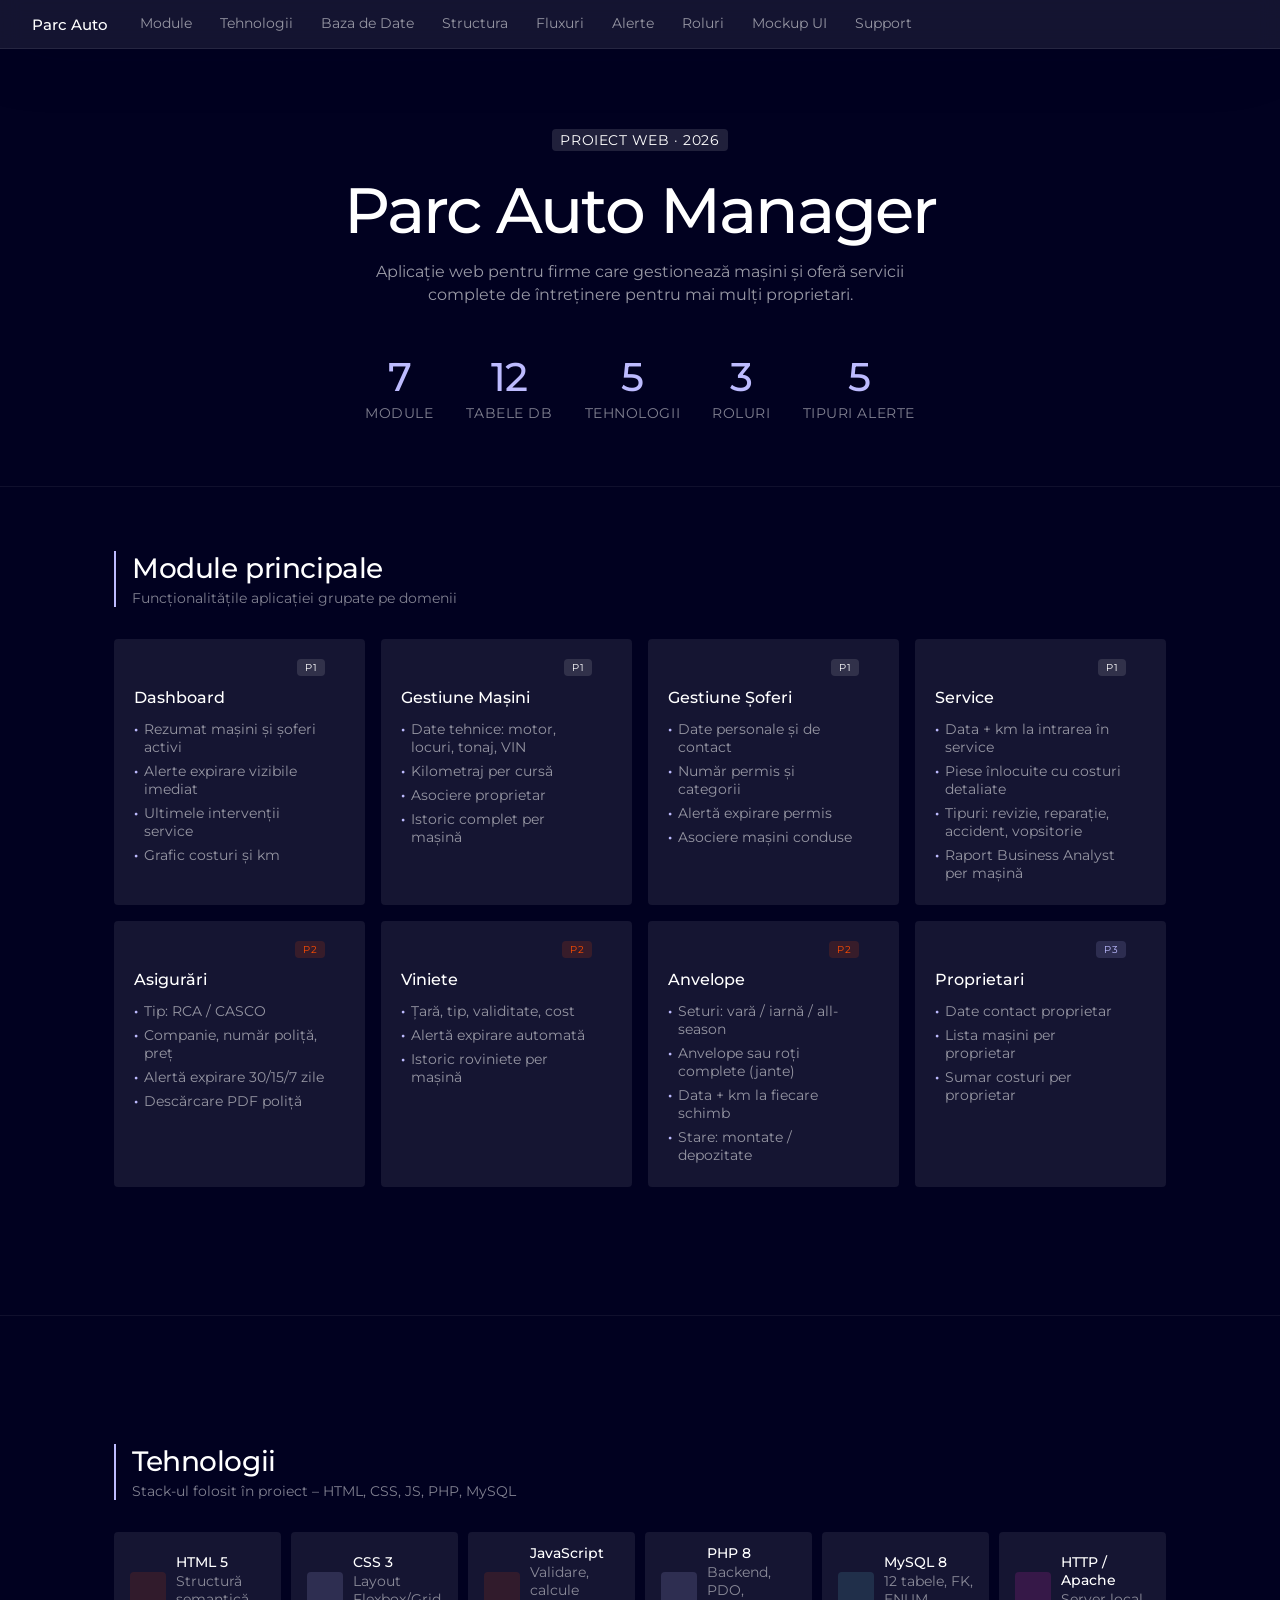
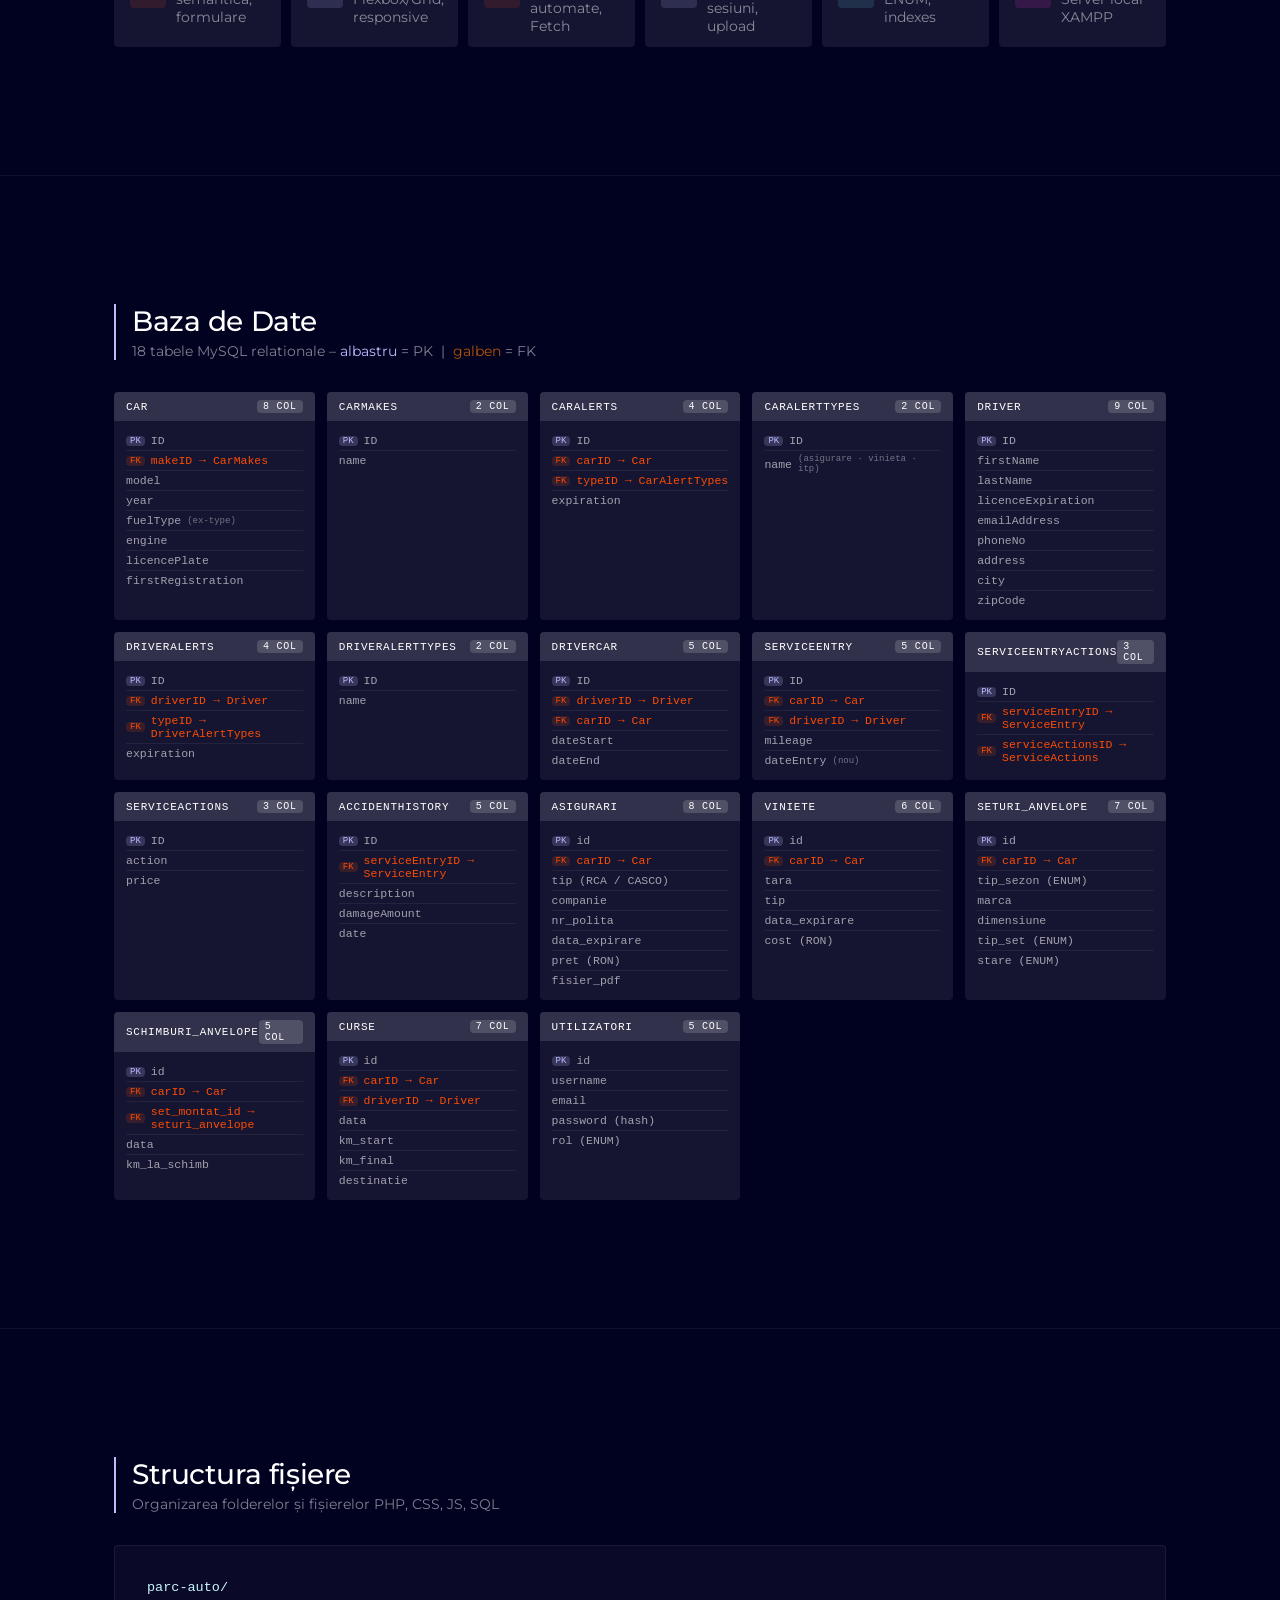
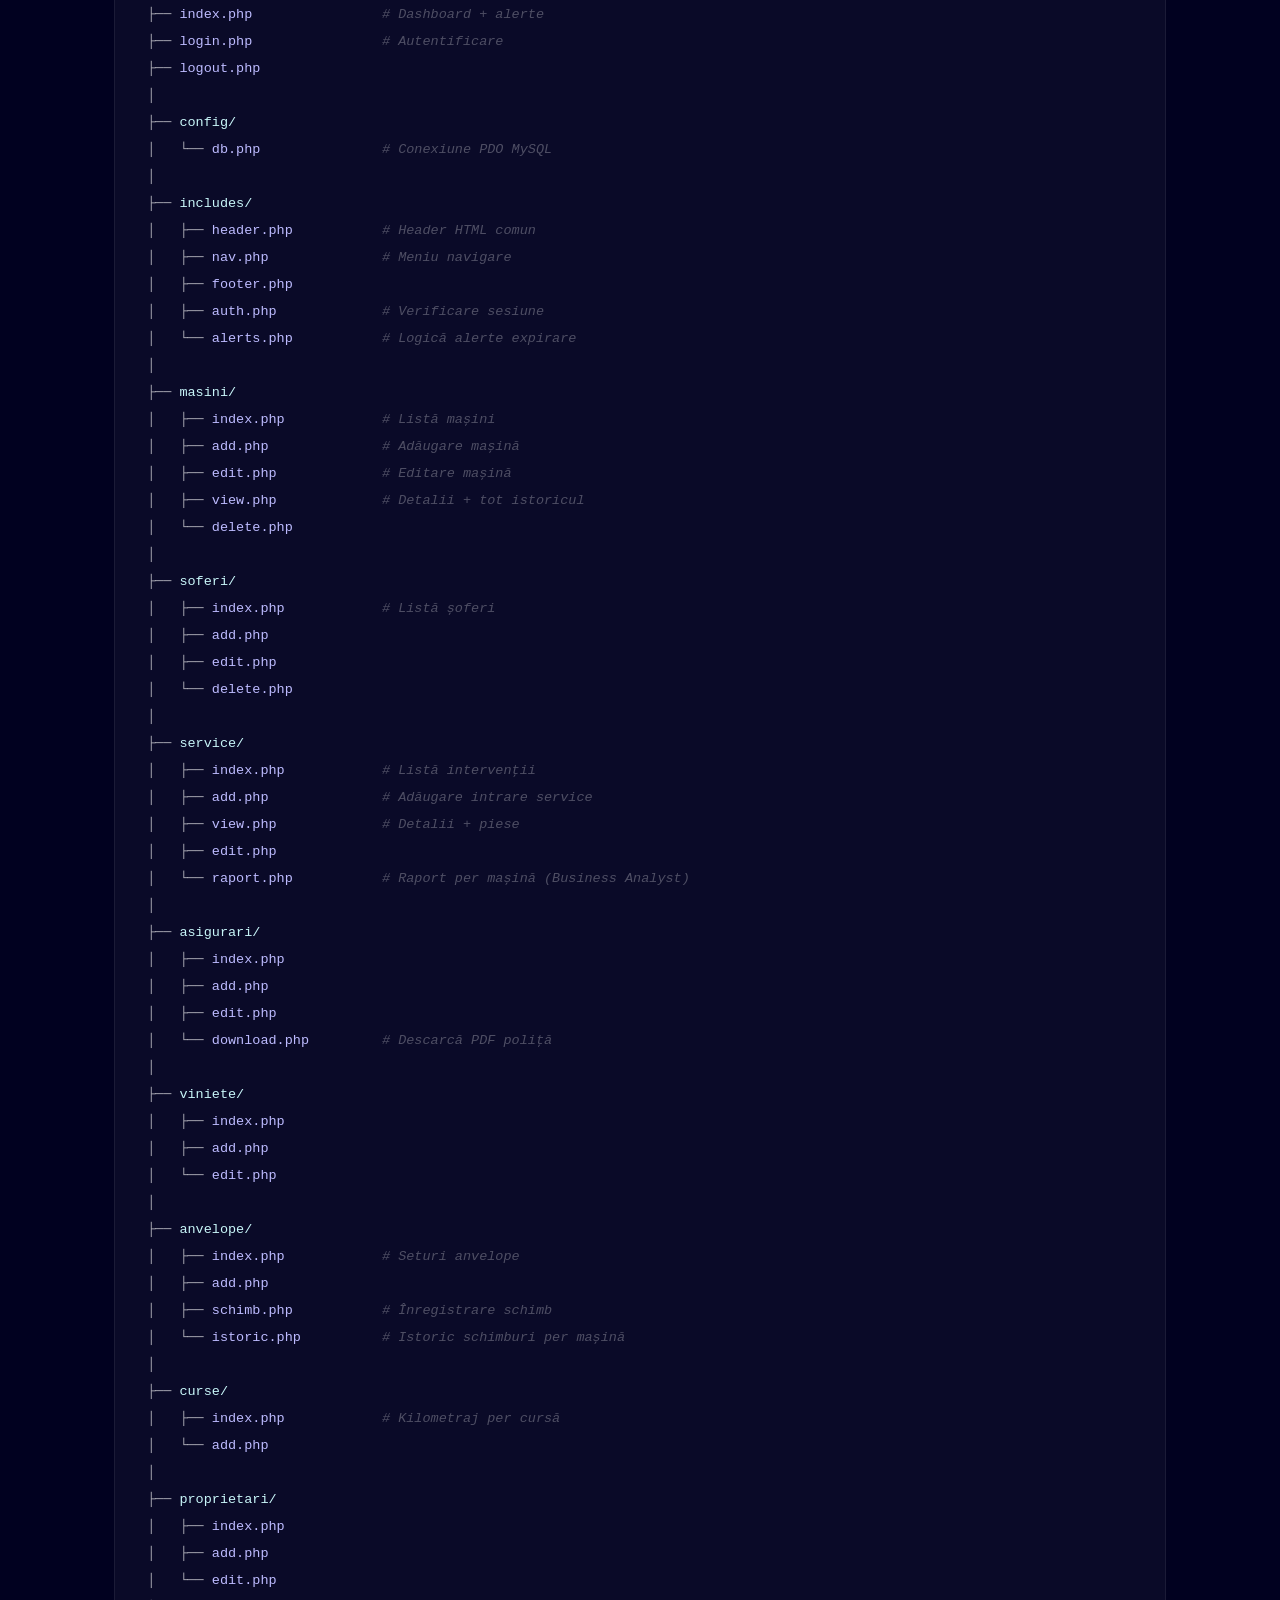
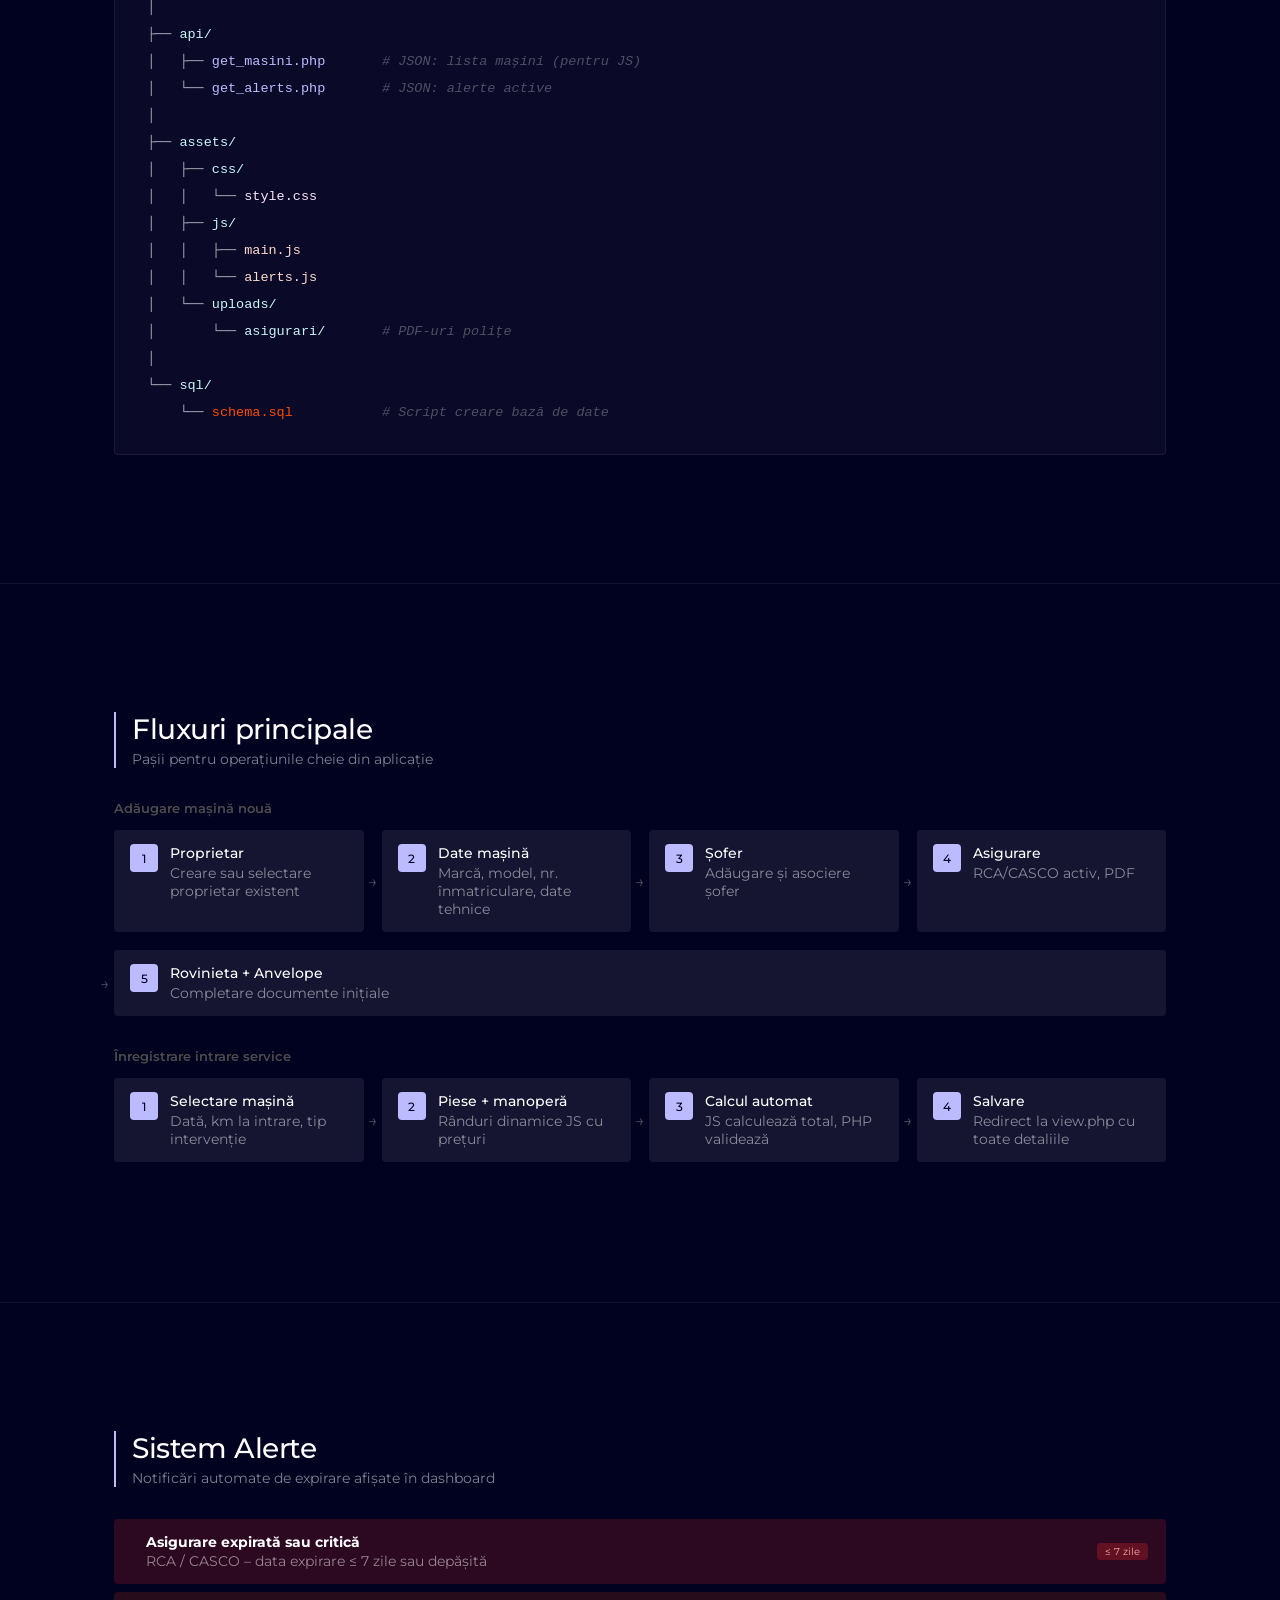
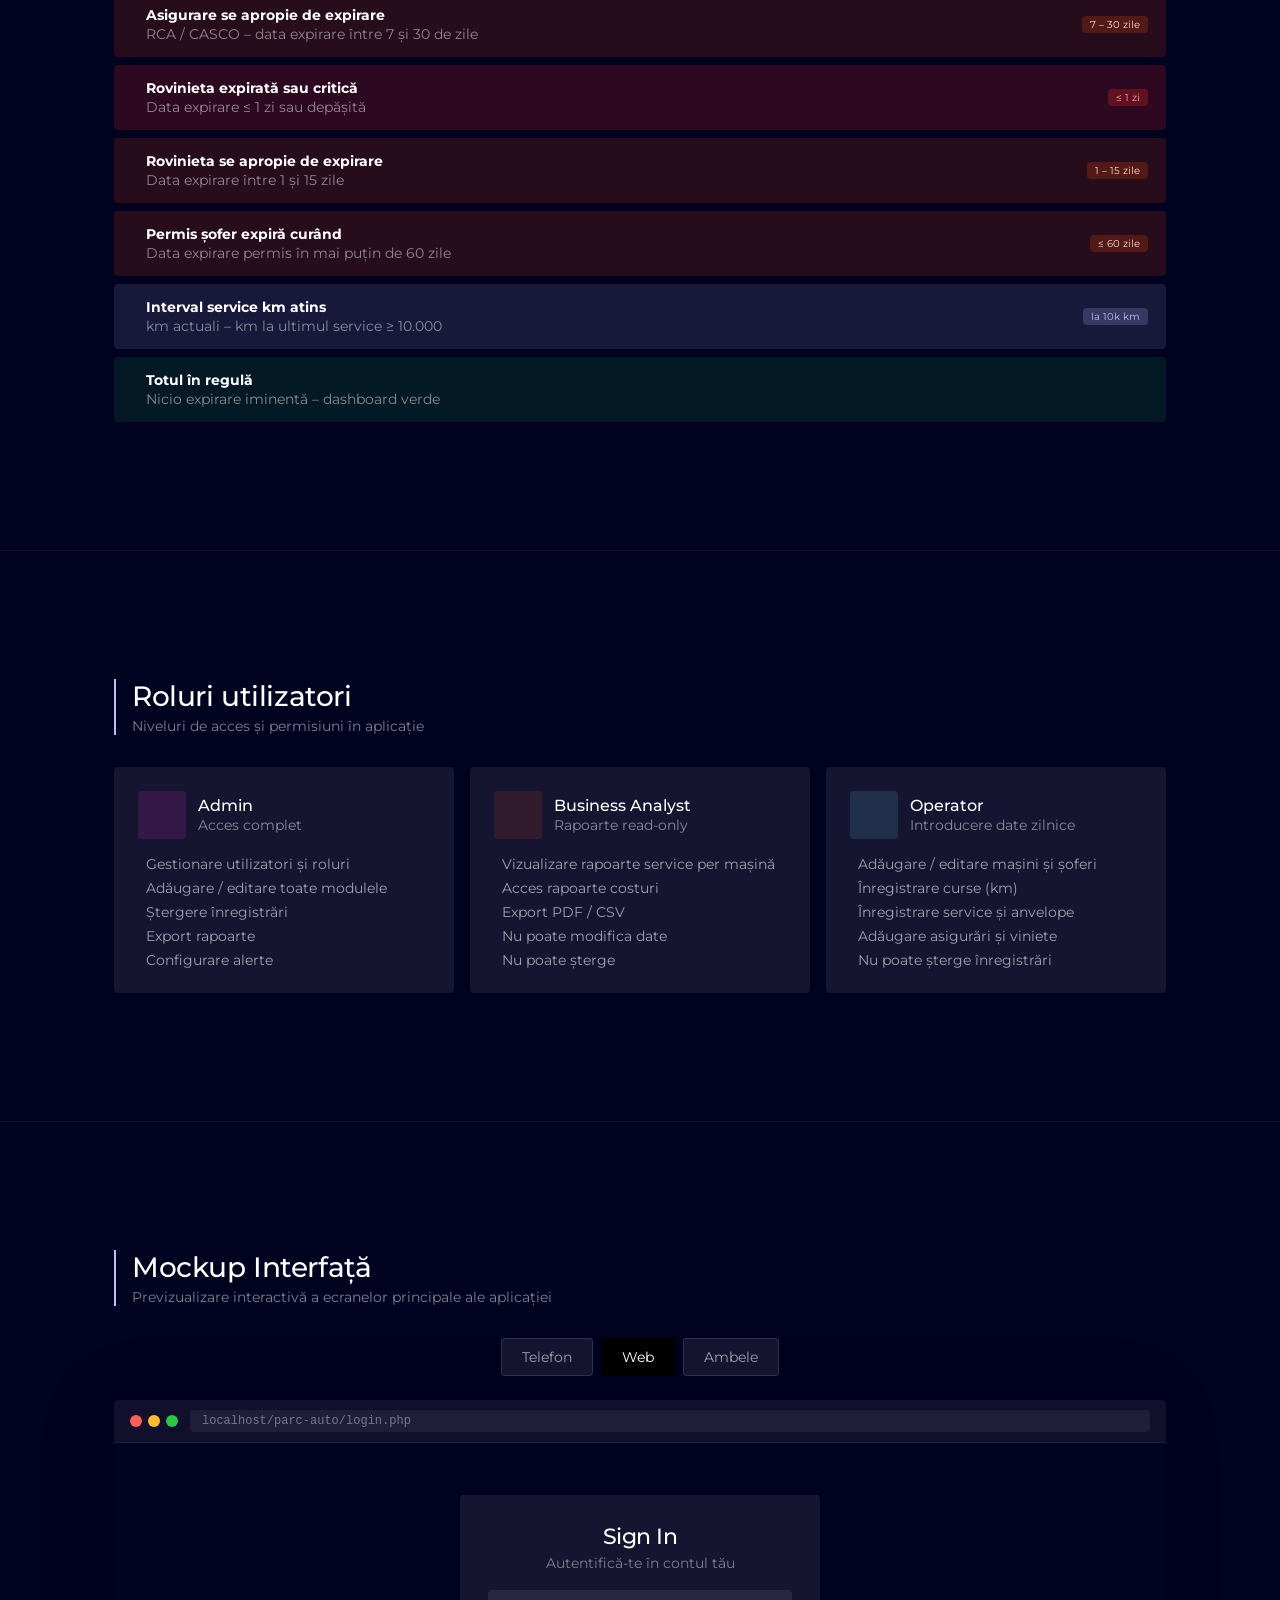
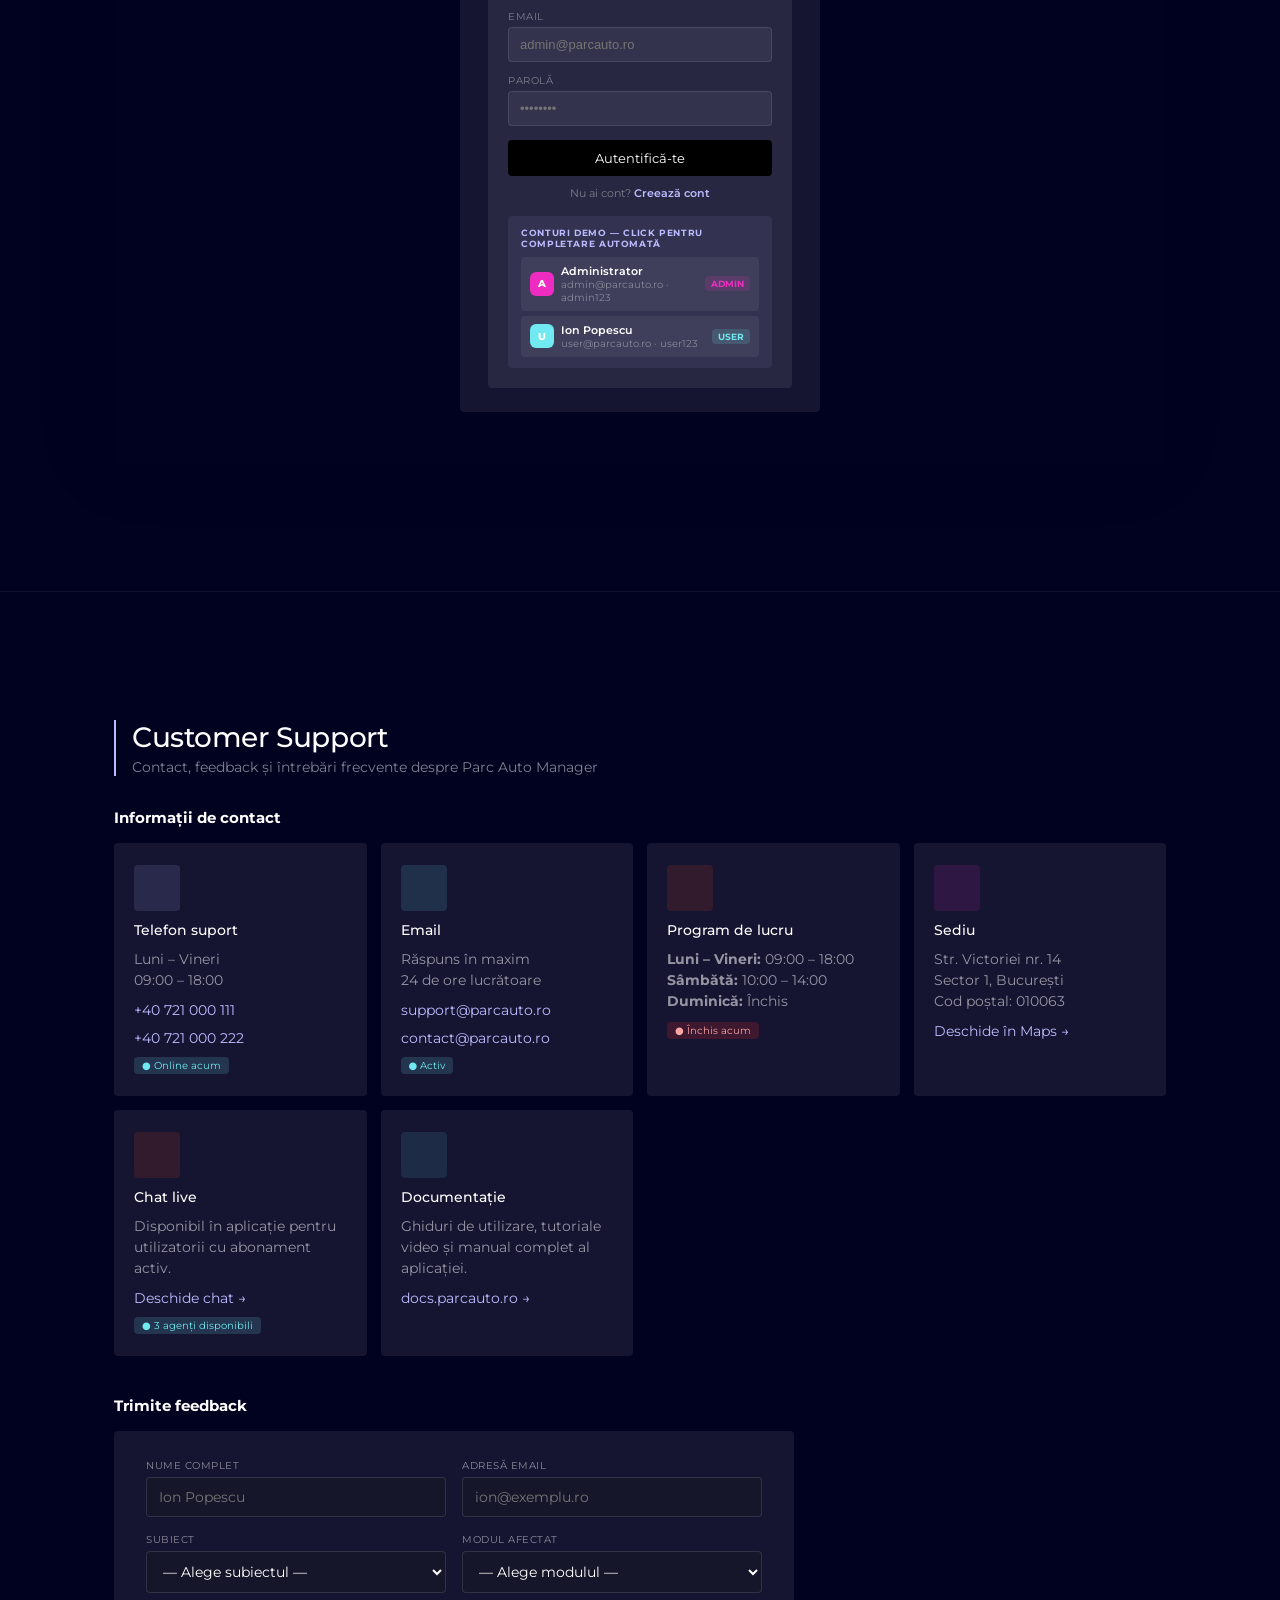
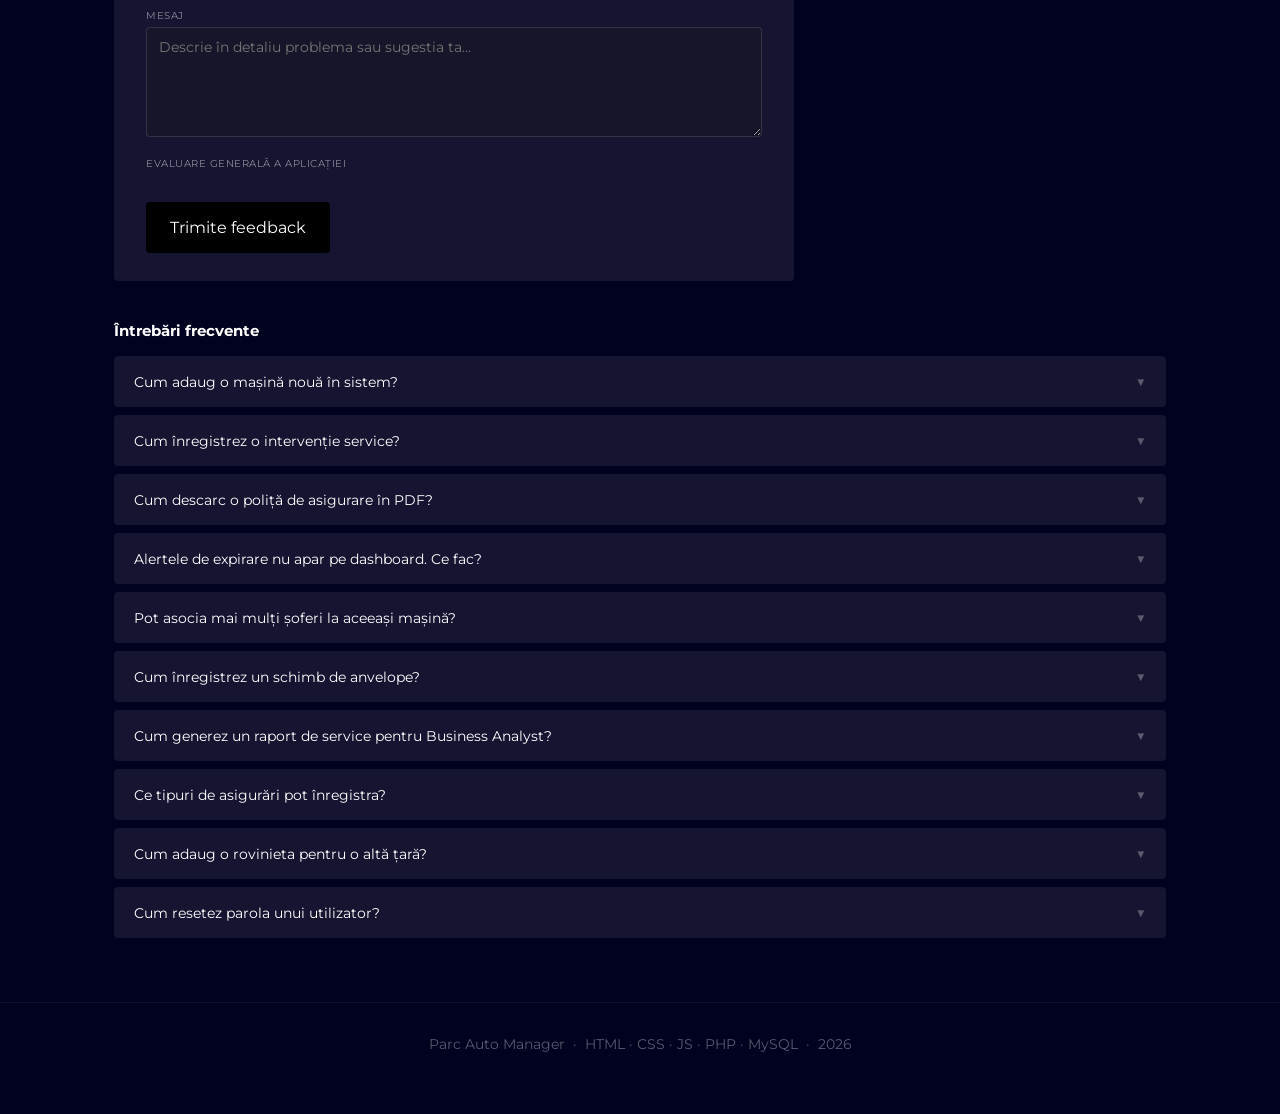
<file: specs/index.html>
﻿<!DOCTYPE html>
<html lang="ro">
<head>
<meta charset="UTF-8"/>
<meta name="viewport" content="width=device-width,initial-scale=1"/>
<title>Parc Auto Manager – Planificare</title>
<link rel="icon" href="data:image/svg+xml,<svg xmlns='http://www.w3.org/2000/svg' viewBox='0 0 32 32'><rect width='32' height='32' rx='6' fill='%23010120'/><rect x='6' y='13' width='20' height='2' rx='1' fill='%23BDBBFF'/><rect x='6' y='17' width='14' height='2' rx='1' fill='%23BDBBFF' opacity='.5'/></svg>"/>
<link rel="preconnect" href="https://fonts.googleapis.com">
<link rel="preconnect" href="https://fonts.gstatic.com" crossorigin>
<link href="https://fonts.googleapis.com/css2?family=Montserrat:wght@400;500&display=swap" rel="stylesheet">
<style>
  :root {
    /* Design tokens */
    --color-midnight-ink:      #010120;
    --color-canvas-white:      #FFFFFF;
    --color-void-black:        #000000;
    --color-smoke-gray:        #4D4D4D;
    --color-frost-gray:        #D6D6D6;
    --color-sky-blue-block:    #C1DFF9;
    --color-cosmic-pink-block: #FDE3F6;
    --color-dawn-orange-block: #FFDCCD;
    --color-cyan-whisper:      #C8F6F9;
    --color-regal-violet:      #BDBBFF;
    --color-electric-orange:   #FC4C02;
    --color-magenta-flash:     #EF2CC1;
    --color-cyan-glow:         #70E9F0;

    --font-the-future: 'The Future', Montserrat, Inter, ui-sans-serif, system-ui, sans-serif;
    --font-mono: 'PP Neue Montreal Mono', 'IBM Plex Mono', 'Space Mono', ui-monospace, monospace;

    --shadow-xl: rgba(1,1,32,0.1) -10px 0px 75px 0px;

    /* Legacy aliases – drive all downstream colour refs */
    --blue:   #BDBBFF;
    --blue2:  #a09dff;
    --sky:    #C1DFF9;
    --green:  #16a34a;
    --amber:  #FC4C02;
    --red:    #dc2626;
    --purple: #EF2CC1;
    --slate:  #4D4D4D;
    --dark:   #010120;
    --border: #D6D6D6;
    --bg:     #FFFFFF;
    --white:  #FFFFFF;
    --text:   #000000;
    --radius: 4px;
  }

  *, *::before, *::after { box-sizing: border-box; margin: 0; padding: 0; }

  body {
    font-family: var(--font-the-future);
    background: var(--color-midnight-ink);
    color: var(--color-canvas-white);
    scroll-behavior: smooth;
  }

  /* ── NAV ── */
  nav {
    position: sticky; top: 0; z-index: 200;
    background: rgba(255,255,255,.08);
    backdrop-filter: blur(10px);
    box-shadow: var(--shadow-xl);
    border-bottom: 1px solid rgba(255,255,255,.08);
    display: flex; align-items: center; gap: 4px;
    padding: 0 32px;
    overflow-x: auto;
    -webkit-overflow-scrolling: touch;
  }

  nav a {
    flex-shrink: 0;
    text-decoration: none;
    color: rgba(255,255,255,.55);
    font-size: 14px; font-weight: 400;
    padding: 14px 12px;
    border-bottom: 2px solid transparent;
    transition: color .15s, border-color .15s;
    white-space: nowrap;
  }

  nav a:hover { color: #FFFFFF; }
  nav a.on    { color: #BDBBFF; border-color: #BDBBFF; }

  .nav-brand {
    margin-right: 16px;
    font-weight: 500; font-size: 15px;
    color: #FFFFFF;
    border-bottom: none !important;
    padding: 14px 0 !important;
    display: flex; align-items: center; gap: 6px;
  }

  /* ── HERO ── */
  .hero {
    background: var(--color-midnight-ink);
    color: #FFFFFF;
    padding: 80px 32px 64px;
    text-align: center;
    border-bottom: 1px solid rgba(255,255,255,.06);
  }

  .hero .chip {
    display: inline-block;
    background: rgba(255,255,255,.12);
    color: #FFFFFF;
    border-radius: 4px;
    font-size: 14px; font-weight: 400; letter-spacing: .04em;
    padding: 2px 8px; margin-bottom: 24px;
    text-transform: uppercase;
  }

  .hero h1 { font-size: clamp(40px,5vw,64px); font-weight: 500; line-height: 1.1; letter-spacing: -1.92px; }
  .hero p  { margin-top: 16px; color: rgba(255,255,255,.6); font-size: 16px; max-width: 560px; margin-left:auto; margin-right:auto; line-height: 1.4; }

  .hero-stats {
    display: flex; justify-content: center; flex-wrap: wrap;
    gap: 32px; margin-top: 48px;
  }

  .hero-stat { text-align: center; }
  .hero-stat .n { font-size: 40px; font-weight: 500; line-height: 1.15; letter-spacing: -0.8px; color: #BDBBFF; }
  .hero-stat .l { font-size: 14px; color: rgba(255,255,255,.5); margin-top: 4px; text-transform: uppercase; letter-spacing: .04em; }

  /* ── WRAPPER ── */
  .wrap { max-width: 1100px; margin: 0 auto; padding: 64px 24px; }

  /* ── SECTION HEADING ── */
  .sh {
    display: flex; align-items: center; gap: 16px;
    margin-bottom: 32px;
    padding-left: 16px;
    border-left: 2px solid #BDBBFF;
  }

  .sh h2 { font-size: 28px; font-weight: 500; letter-spacing: -0.42px; color: #FFFFFF; }
  .sh p  { font-size: 14px; color: rgba(255,255,255,.5); margin-top: 4px; }

  /* ── DIVIDER ── */
  .divider { border: none; border-top: 1px solid rgba(255,255,255,.06); margin: 64px 0 0; }

  /* ── MODULE CARDS ── */
  .mod-grid {
    display: grid;
    grid-template-columns: repeat(auto-fill, minmax(240px, 1fr));
    gap: 16px;
  }

  .mod-card {
    background: rgba(255,255,255,.08);
    border: none;
    border-radius: 4px;
    padding: 20px 40px 20px 20px;
    transition: background .2s;
  }

  .mod-card:hover {
    background: rgba(255,255,255,.12);
  }

  .mod-card .head {
    display: flex; align-items: flex-start; justify-content: space-between;
    margin-bottom: 12px;
  }

  .mod-card .emo { font-size: 28px; line-height: 1; }

  .pri {
    font-size: 10px; font-weight: 400; padding: 2px 8px;
    border-radius: 4px; letter-spacing: .04em; text-transform: uppercase;
  }
  .p1  { background: rgba(255,255,255,.12); color: #FFFFFF; }
  .p2  { background: rgba(252,76,2,.15); color: #FC4C02; }
  .p3  { background: rgba(189,187,255,.15); color: #BDBBFF; }

  .mod-card h3 { font-size: 16px; font-weight: 500; margin-bottom: 10px; color: #FFFFFF; }

  .mod-card ul { list-style: none; }
  .mod-card li {
    font-size: 14px; color: rgba(255,255,255,.55);
    padding: 3px 0; display: flex; gap: 6px; align-items: baseline;
  }
  .mod-card li::before { content: "·"; color: #BDBBFF; font-weight: bold; flex-shrink: 0; }

  /* ── TECH PILLS ── */
  .tech-row { display: flex; flex-wrap: wrap; gap: 10px; }

  .tech {
    display: flex; align-items: center; gap: 10px;
    background: rgba(255,255,255,.08); border: none;
    border-radius: 4px; padding: 12px 16px;
    min-width: 140px; flex: 1;
  }

  .tech .dot {
    width: 36px; height: 36px; border-radius: 4px;
    display: flex; align-items: center; justify-content: center;
    font-size: 18px; flex-shrink: 0;
  }

  .tech .name { font-weight: 500; font-size: 14px; color: #FFFFFF; }
  .tech .role { font-size: 14px; color: rgba(255,255,255,.5); margin-top: 1px; }

  /* ── DB TABLE ── */
  .db-grid {
    display: grid;
    grid-template-columns: repeat(auto-fill, minmax(200px, 1fr));
    gap: 12px;
  }

  .db-card {
    background: rgba(255,255,255,.08);
    border: none;
    border-radius: 4px;
    overflow: hidden;
  }

  .db-card .db-head {
    background: rgba(255,255,255,.12);
    color: #FFFFFF;
    font-size: 11px; font-weight: 500;
    padding: 8px 12px;
    letter-spacing: .07em; text-transform: uppercase;
    display: flex; align-items: center; justify-content: space-between;
    font-family: var(--font-mono);
  }

  .db-card .db-count {
    background: rgba(255,255,255,.15);
    border-radius: 4px;
    font-size: 10px; padding: 1px 6px;
  }

  .db-card .db-body { padding: 10px 12px; }

  .db-field {
    font-size: 11.5px; font-family: var(--font-mono);
    padding: 3px 0; display: flex; gap: 6px; align-items: center;
    color: rgba(255,255,255,.6);
    border-bottom: 1px solid rgba(255,255,255,.06);
  }

  .db-field:last-child { border-bottom: none; }

  .db-field .lbl {
    font-size: 9px; padding: 0 4px; border-radius: 4px;
    font-weight: 500; flex-shrink: 0;
  }

  .lbl-pk { background: rgba(189,187,255,.2); color: #BDBBFF; }
  .lbl-fk { background: rgba(252,76,2,.15); color: #FC4C02; }

  .db-field.fk-field { color: #FC4C02; }

  /* ── FILE TREE ── */
  .tree {
    background: rgba(255,255,255,.04);
    border: 1px solid rgba(255,255,255,.07);
    color: rgba(255,255,255,.65);
    border-radius: 4px;
    padding: 28px 32px;
    font-family: var(--font-mono);
    font-size: 13.5px;
    line-height: 2;
    overflow-x: auto;
    white-space: pre;
  }

  .tree .d  { color: #C8F6F9; font-weight: 500; }
  .tree .ph { color: #BDBBFF; }
  .tree .cs { color: #FDE3F6; }
  .tree .js { color: #FFDCCD; }
  .tree .sq { color: #FC4C02; }
  .tree .cm { color: rgba(255,255,255,.28); font-style: italic; }

  /* ── FLOW ── */
  .flow {
    display: flex; flex-wrap: wrap; gap: 0;
    counter-reset: step;
    margin-bottom: 12px;
  }

  .flow-step {
    display: flex; align-items: flex-start; gap: 12px;
    background: rgba(255,255,255,.08);
    border: none;
    border-radius: 4px;
    padding: 14px 16px;
    flex: 1; min-width: 200px;
    position: relative;
  }

  .flow-step + .flow-step::before {
    content: '→';
    position: absolute; left: -18px; top: 50%;
    transform: translateY(-50%);
    color: rgba(255,255,255,.3); font-size: 16px;
    background: var(--color-midnight-ink); padding: 0 4px;
  }

  .flow-step .num {
    width: 28px; height: 28px; border-radius: 4px;
    background: #BDBBFF; color: #010120;
    font-size: 12px; font-weight: 500;
    display: flex; align-items: center; justify-content: center;
    flex-shrink: 0;
  }

  .flow-step h4 { font-size: 14px; font-weight: 500; color: #FFFFFF; }
  .flow-step p  { font-size: 14px; color: rgba(255,255,255,.5); margin-top: 2px; }

  /* ── ALERT ROWS ── */
  .al-list { display: flex; flex-direction: column; gap: 8px; }

  .al {
    display: flex; align-items: center; gap: 14px;
    padding: 14px 18px; border-radius: 4px;
    font-size: 14px; border: none;
    color: #FFFFFF;
  }

  .al-red    { background: rgba(220,38,38,.2); }
  .al-amber  { background: rgba(252,76,2,.15); }
  .al-blue   { background: rgba(189,187,255,.12); }
  .al-green  { background: rgba(22,163,74,.15); }

  .al .al-ico { font-size: 22px; flex-shrink: 0; }
  .al .al-txt strong { display: block; margin-bottom: 1px; }
  .al .al-txt span   { color: rgba(255,255,255,.5); font-size: 14px; }

  .al .days {
    margin-left: auto; flex-shrink: 0;
    font-size: 10px; font-weight: 400;
    padding: 2px 8px; border-radius: 4px;
  }

  .days-red    { background: rgba(220,38,38,.3); color: #fca5a5; }
  .days-amber  { background: rgba(252,76,2,.2); color: #FFDCCD; }
  .days-blue   { background: rgba(189,187,255,.2); color: #BDBBFF; }

  /* ── ROLES ── */
  .role-grid { display: grid; grid-template-columns: repeat(auto-fill, minmax(260px, 1fr)); gap: 16px; }

  .role-card {
    background: rgba(255,255,255,.08);
    border: none;
    border-radius: 4px; padding: 24px;
  }

  .role-card .r-head {
    display: flex; align-items: center; gap: 12px; margin-bottom: 16px;
  }

  .role-card .r-emo {
    width: 48px; height: 48px; border-radius: 4px;
    display: flex; align-items: center; justify-content: center;
    font-size: 24px;
  }

  .role-card h3 { font-size: 16px; font-weight: 500; color: #FFFFFF; }
  .role-card .r-sub { font-size: 14px; color: rgba(255,255,255,.5); margin-top: 1px; }

  .perm-list { list-style: none; display: flex; flex-direction: column; gap: 6px; }

  .perm-list li {
    font-size: 14px; display: flex; align-items: center; gap: 8px; color: rgba(255,255,255,.6);
  }

  .perm-list li .ok  { color: #70E9F0; font-size: 16px; }
  .perm-list li .no  { color: rgba(255,255,255,.2); font-size: 16px; }

  /* ── SUPPORT ── */
  .sup-grid {
    display: grid;
    grid-template-columns: repeat(auto-fill, minmax(220px, 1fr));
    gap: 14px;
    margin-bottom: 14px;
  }

  .sup-card {
    background: rgba(255,255,255,.08);
    border: none;
    border-radius: 4px;
    padding: 22px 20px;
    display: flex; flex-direction: column; gap: 10px;
    transition: background .2s;
  }

  .sup-card:hover { background: rgba(255,255,255,.12); }

  .sup-card .sc-ico {
    width: 46px; height: 46px; border-radius: 4px;
    display: flex; align-items: center; justify-content: center;
    font-size: 22px; flex-shrink: 0;
  }

  .sup-card h4 { font-size: 14px; font-weight: 500; color: #FFFFFF; }
  .sup-card p  { font-size: 14px; color: rgba(255,255,255,.55); line-height: 1.5; }
  .sup-card a  { font-size: 14px; font-weight: 400; color: #BDBBFF; text-decoration: none; }
  .sup-card a:hover { text-decoration: underline; }

  .sup-badge {
    display: inline-flex; align-items: center; gap: 5px;
    font-size: 10px; font-weight: 400; padding: 2px 8px;
    border-radius: 4px; width: fit-content;
  }

  .sup-badge.online  { background: rgba(112,233,240,.15); color: #70E9F0; }
  .sup-badge.offline { background: rgba(220,38,38,.2); color: #fca5a5; }

  /* ── AUTH MOCKUP ── */
  .auth-frames {
    display: grid;
    grid-template-columns: 1fr 1fr;
    gap: 24px;
    margin-bottom: 32px;
  }

  @media(max-width:820px){ .auth-frames { grid-template-columns:1fr; } }

  .auth-frame-label {
    font-size: 10px; font-weight: 400; text-transform: uppercase;
    letter-spacing: .07em; color: rgba(255,255,255,.4);
    margin-bottom: 10px; display: flex; align-items: center; gap: 8px;
  }

  /* mini browser for auth */
  .auth-browser {
    border-radius: 4px; border: none;
    box-shadow: var(--shadow-xl); overflow: hidden;
    background: #010120;
  }

  .auth-chrome {
    background: rgba(255,255,255,.06); padding: 8px 14px;
    display: flex; align-items: center; gap: 10px;
    border-bottom: 1px solid rgba(255,255,255,.06);
  }

  .auth-dots { display:flex; gap:5px; }
  .auth-dots span { width:10px; height:10px; border-radius:50%; display:block; }

  .auth-url {
    flex:1; background:rgba(255,255,255,.06); border-radius:4px;
    padding:3px 10px; font-size:11px; color:rgba(255,255,255,.35);
    font-family:var(--font-mono); border:none;
  }

  .auth-body {
    background: var(--color-midnight-ink);
    padding: 28px 20px;
    display: flex; justify-content: center;
  }

  /* auth card inside browser */
  .auth-card {
    background: rgba(255,255,255,.08); border-radius: 4px;
    border: none;
    width: 100%; max-width: 340px;
    padding: 28px 26px;
  }

  .auth-card-hd {
    text-align: center; margin-bottom: 22px;
  }

  .auth-card-ico {
    width: 46px; height: 46px;
    background: #BDBBFF;
    border-radius: 4px;
    display: flex; align-items: center; justify-content: center;
    font-size: 20px; margin: 0 auto 12px;
  }

  .auth-card h3 {
    font-size: 22px; font-weight: 500; color: #FFFFFF; letter-spacing: -0.44px;
  }

  .auth-card .auth-sub {
    font-size: 14px; color: rgba(255,255,255,.5); margin-top: 4px;
  }

  .auth-fgroup { margin-bottom: 12px; }

  .auth-fgroup label {
    display: block; font-size: 10px; font-weight: 400;
    text-transform: uppercase; letter-spacing: .05em;
    color: rgba(255,255,255,.5); margin-bottom: 4px;
  }

  .auth-input, .auth-select {
    width: 100%; padding: 9px 11px;
    border: 1px solid rgba(255,255,255,.12); border-radius: 4px;
    font-size: 14px; color: #FFFFFF; background: #16162a;
    font-family: var(--font-the-future);
  }

  .auth-input:focus-within, .auth-select:focus-within {
    border-color: #BDBBFF;
  }

  .auth-btn {
    width: 100%; padding: 16px;
    background: #000000;
    color: #FFFFFF; border: none; border-radius: 4px;
    font-size: 16px; font-weight: 400;
    cursor: pointer; font-family: var(--font-the-future);
    margin-top: 4px;
  }

  .auth-link-row {
    text-align: center; font-size: 14px; color: rgba(255,255,255,.4);
    margin-top: 14px;
  }

  .auth-link-row a { color: #BDBBFF; font-weight: 400; text-decoration: none; }

  .auth-remember {
    display: flex; align-items: center; gap: 6px;
    font-size: 11px; color: rgba(255,255,255,.4); margin: 8px 0 12px;
  }

  /* demo accounts strip */
  .demo-strip {
    background: rgba(189,187,255,.08); border: 1px solid rgba(189,187,255,.15);
    border-radius: 4px; padding: 12px 14px; margin-top: 20px;
  }

  .demo-strip-title {
    font-size: 9px; font-weight: 400; text-transform: uppercase;
    letter-spacing: .08em; color: #BDBBFF; margin-bottom: 8px;
  }

  .demo-accs { display: flex; flex-direction: column; gap: 6px; }

  .demo-acc {
    background: rgba(255,255,255,.06); border: none;
    border-radius: 4px; padding: 8px 10px;
    display: flex; align-items: center; justify-content: space-between;
  }

  .demo-acc-l { display: flex; align-items: center; gap: 8px; }

  .demo-av {
    width: 26px; height: 26px; border-radius: 4px;
    display: flex; align-items: center; justify-content: center;
    font-size: 11px; font-weight: 500; color: #010120;
  }

  .av-adm { background: #EF2CC1; }
  .av-usr { background: #70E9F0; }

  .demo-acc-name { font-size: 11px; font-weight: 500; color: #FFFFFF; }
  .demo-acc-cred { font-size: 10px; color: rgba(255,255,255,.4); }

  .demo-role {
    font-size: 9px; font-weight: 400; text-transform: uppercase;
    letter-spacing: .06em; padding: 2px 7px; border-radius: 4px;
  }

  .dr-adm { background: rgba(239,44,193,.15); color: #EF2CC1; }
  .dr-usr { background: rgba(112,233,240,.15); color: #70E9F0; }

  /* access comparison table */
  .access-table-wrap {
    background: rgba(255,255,255,.08); border: none;
    border-radius: 4px; overflow: hidden;
    margin-top: 0;
  }

  .access-table-head {
    background: rgba(255,255,255,.06); color: #FFFFFF;
    padding: 14px 20px; font-size: 14px; font-weight: 500;
    display: flex; align-items: center; gap: 8px;
  }

  table.acc-tbl {
    width: 100%; border-collapse: collapse; font-size: 14px;
  }

  table.acc-tbl thead th {
    background: rgba(255,255,255,.04); padding: 10px 16px;
    text-align: left; font-size: 10px; font-weight: 400;
    color: rgba(255,255,255,.4); border-bottom: 1px solid rgba(255,255,255,.06);
    white-space: nowrap; text-transform: uppercase; letter-spacing: .05em;
  }

  table.acc-tbl tbody td {
    padding: 10px 16px; border-bottom: 1px solid rgba(255,255,255,.04);
    color: rgba(255,255,255,.7); vertical-align: middle;
  }

  table.acc-tbl tbody tr:last-child td { border-bottom: none; }
  table.acc-tbl tbody tr:hover td { background: rgba(255,255,255,.04); }

  .acc-yes { color: #70E9F0; font-size: 17px; font-weight: 500; }
  .acc-no  { color: rgba(255,255,255,.15); font-size: 17px; }

  /* feedback form */
  .fb-wrap {
    background: rgba(255,255,255,.08);
    border: none;
    border-radius: 4px;
    padding: 28px 32px;
    max-width: 680px;
  }

  .fb-row { display: grid; grid-template-columns: 1fr 1fr; gap: 16px; margin-bottom: 16px; }
  .fb-row.full { grid-template-columns: 1fr; }

  .fb-field label {
    display: block; font-size: 10px; font-weight: 400;
    color: rgba(255,255,255,.5); margin-bottom: 5px;
    text-transform: uppercase; letter-spacing: .05em;
  }

  .fb-input, .fb-select, .fb-textarea {
    width: 100%; padding: 10px 12px; border-radius: 4px;
    border: 1px solid rgba(255,255,255,.12); font-size: 14px;
    color: #FFFFFF; background: #16162a;
    font-family: var(--font-the-future);
    transition: border-color .15s;
    outline: none;
  }

  .fb-input:focus, .fb-select:focus, .fb-textarea:focus {
    border-color: #BDBBFF;
  }

  .fb-textarea { resize: vertical; min-height: 110px; }

  /* star rating */
  .star-rating { display: flex; gap: 4px; margin-top: 6px; }
  .star-rating span { font-size: 30px; cursor: pointer; color: rgba(255,255,255,.2); transition: color .1s, transform .12s; line-height: 1; user-select: none; }
  .star-rating span:hover { transform: scale(1.2); }
  .star-rating span.lit { color: #FC4C02; }
  .star-rating.sm span { font-size: 20px; }

  .fb-submit {
    display: inline-flex; align-items: center; gap: 8px;
    background: #000000; color: #FFFFFF;
    padding: 16px 24px; border-radius: 4px;
    border: none; font-size: 16px; font-weight: 400;
    cursor: pointer; transition: opacity .15s;
    margin-top: 6px; font-family: var(--font-the-future);
  }

  .fb-submit:hover { opacity: .85; }
  .fb-submit:active { opacity: .7; }

  /* faq accordion */
  .faq-list { display: flex; flex-direction: column; gap: 8px; }

  .faq-item {
    background: rgba(255,255,255,.08);
    border: none;
    border-radius: 4px;
    overflow: hidden;
    transition: background .2s;
  }

  .faq-item.open { background: rgba(255,255,255,.12); }

  .faq-q {
    width: 100%; display: flex; align-items: center; justify-content: space-between;
    padding: 16px 20px; gap: 16px;
    background: none; border: none; cursor: pointer;
    font-size: 14px; font-weight: 400; color: #FFFFFF;
    text-align: left; font-family: var(--font-the-future);
    transition: opacity .12s;
  }

  .faq-q:hover { opacity: .8; }
  .faq-item.open .faq-q { color: #BDBBFF; }

  .faq-arrow {
    font-size: 16px; flex-shrink: 0;
    transition: transform .2s; color: rgba(255,255,255,.3);
  }

  .faq-item.open .faq-arrow { transform: rotate(180deg); color: #BDBBFF; }

  .faq-a {
    max-height: 0; overflow: hidden;
    transition: max-height .3s ease, padding .3s;
    padding: 0 20px; font-size: 14px; color: rgba(255,255,255,.55); line-height: 1.7;
  }

  .faq-item.open .faq-a { max-height: 300px; padding: 0 20px 16px; }

  .faq-a code {
    background: rgba(255,255,255,.08); padding: 1px 6px; border-radius: 4px;
    font-size: 13px; color: #BDBBFF; font-family: var(--font-mono);
  }

  /* ── FOOTER ── */
  footer {
    text-align: center; padding: 32px;
    color: rgba(255,255,255,.35); font-size: 14px;
    border-top: 1px solid rgba(255,255,255,.06);
    background: var(--color-midnight-ink);
  }

  /* ── MISC ── */
  section { scroll-margin-top: 52px; }

  .sep { height: 1px; background: rgba(255,255,255,.06); margin: 64px 0; }

  /* ── VIEW TOGGLE BAR ── */
  .mv-bar {
    display: flex; gap: 8px; justify-content: center; margin-bottom: 24px;
  }
  .mv-btn {
    display: flex; align-items: center; gap: 6px;
    padding: 9px 20px; border-radius: 4px; cursor: pointer;
    border: 1px solid rgba(255,255,255,.12); background: rgba(255,255,255,.08);
    color: rgba(255,255,255,.6); font-size: 14px; font-weight: 400;
    transition: all .15s; font-family: var(--font-the-future);
  }
  .mv-btn:hover { border-color: rgba(255,255,255,.25); color: #FFFFFF; }
  .mv-btn.mvon  { background: #000000; color: #FFFFFF; border-color: #000000; }

  /* view container defaults: phone hidden */
  #mv-phone { display: none; }

  /* phone mode */
  .mv-container.mode-phone #mv-web   { display: none; }
  .mv-container.mode-phone #mv-phone { display: flex; justify-content: center; }

  /* both mode */
  .mv-container.mode-both {
    display: flex; gap: 28px; align-items: flex-start;
    overflow-x: auto; padding-bottom: 8px;
  }
  .mv-container.mode-both #mv-phone { display: flex; flex-direction: column; align-items: center; flex-shrink: 0; zoom: .78; }
  .mv-container.mode-both #mv-web   { flex-shrink: 0; width: 720px; zoom: .60; }

  /* ── PHONE FRAME ── */
  .mock-phone-frame {
    width: 290px; background: #1c1c1e; border-radius: 46px;
    padding: 14px;
    box-shadow: 0 0 0 1px #3a3a3c, 0 0 0 3px #1c1c1e, 0 0 0 4px #48484a, 0 28px 70px rgba(0,0,0,.55);
  }
  .mph-dyn-island {
    width: 108px; height: 30px; background: #1c1c1e; border-radius: 0 0 20px 20px;
    margin: -14px auto 0; position: relative; z-index: 2;
    display: flex; align-items: center; justify-content: center; gap: 8px;
  }
  .mph-dyn-island::before { content:''; width:10px; height:10px; border-radius:50%; background:#2c2c2e; }
  .mph-dyn-island::after  { content:''; width:44px; height:6px; border-radius:3px; background:#2c2c2e; }
  .mph-screen {
    background: #010120; border-radius: 34px; overflow: hidden;
    height: 580px; display: flex; flex-direction: column;
    position: relative;
  }
  #mph-sheet {
    display: none; position: absolute; bottom: 0; left: 0; right: 0;
    background: #0e0e2e; border-radius: 4px 4px 0 0;
    box-shadow: 0 -4px 24px rgba(0,0,0,.4);
    z-index: 30; max-height: 82%; overflow-y: auto; padding: 0;
    border-top: 1px solid rgba(255,255,255,.08);
  }
  .mph-sheet-handle {
    width: 36px; height: 4px; background: rgba(255,255,255,.2); border-radius: 2px;
    margin: 10px auto 0;
  }
  .mph-sheet-body { padding: 12px 14px 20px; font-size: 13px; color: rgba(255,255,255,.7); }
  .mph-sheet-title { font-size: 14px; font-weight: 500; color: #FFFFFF; margin-bottom: 12px; }
  #mph-overlay {
    display: none; position: absolute; inset: 0;
    background: rgba(15,23,42,.35); z-index: 29; border-radius: 34px;
  }
  .mph-statusbar {
    background: #010120; color: rgba(255,255,255,.8);
    padding: 10px 18px 8px; display: flex; align-items: center; justify-content: space-between;
    font-size: 11px; font-weight: 400; flex-shrink: 0;
  }
  .mph-topbar {
    background: #010120; color: #FFFFFF;
    padding: 10px 16px 12px; display: flex; align-items: center; gap: 10px;
    font-size: 14px; font-weight: 500; flex-shrink: 0;
    border-bottom: 1px solid rgba(255,255,255,.06);
  }
  .mph-topbar .mph-back { font-size: 16px; opacity:.7; cursor: pointer; }
  .mph-main {
    flex: 1; overflow-y: auto; padding: 14px;
    scroll-behavior: smooth;
    background: #010120;
  }
  .mph-main::-webkit-scrollbar { width: 3px; }
  .mph-main::-webkit-scrollbar-thumb { background: rgba(255,255,255,.15); border-radius: 3px; }
  .mph-bottomnav {
    background: rgba(255,255,255,.06); border-top: 1px solid rgba(255,255,255,.06);
    display: flex; height: 60px; flex-shrink: 0; padding: 0 2px;
  }
  .mph-navitem {
    flex: 1; display: flex; flex-direction: column; align-items: center;
    justify-content: center; gap: 2px; cursor: pointer;
    border-radius: 4px; transition: background .12s;
  }
  .mph-navitem:hover { background: rgba(255,255,255,.06); }
  .mph-navitem.mn-on .mn-ico { filter: none; }
  .mn-ico { font-size: 19px; line-height: 1; }
  .mn-lbl { font-size: 9px; color: rgba(255,255,255,.35); }
  .mph-navitem.mn-on .mn-lbl { color: #BDBBFF; font-weight: 400; }
  .mph-homeind { height: 4px; width: 100px; background: #1c1c1e; border-radius: 2px; margin: 6px auto -2px; opacity:.3; }

  /* phone screen panes */
  .mph-pane { display: none; }
  .mph-pane.mph-on { display: block; }

  /* phone card UI */
  .ph-alert {
    display: flex; gap: 8px; align-items: flex-start;
    padding: 10px 12px; border-radius: 4px; font-size: 11.5px;
    margin-bottom: 7px; border: none;
  }
  .ph-alert.pha-r { background:rgba(220,38,38,.2); color:#fca5a5; }
  .ph-alert.pha-a { background:rgba(252,76,2,.15); color:#FFDCCD; }
  .ph-alert.pha-g { background:rgba(112,233,240,.1); color:#70E9F0; }
  .ph-alert .phi  { font-size:15px; flex-shrink:0; }

  .ph-stats { display:grid; grid-template-columns:1fr 1fr; gap:8px; margin:12px 0; }
  .ph-stat  { background:rgba(255,255,255,.08); border:none; border-radius:4px; padding:12px; text-align:center; }
  .ph-stat .psn { font-size:22px; font-weight:500; color:#BDBBFF; }
  .ph-stat .psl { font-size:10px; color:rgba(255,255,255,.4); margin-top:3px; }

  .ph-section { font-size:10px; font-weight:400; color:rgba(255,255,255,.35); text-transform:uppercase; letter-spacing:.07em; margin:14px 0 8px; }

  .ph-card { background:rgba(255,255,255,.08); border:none; border-radius:4px; padding:12px; margin-bottom:8px; }
  .ph-card-head { display:flex; align-items:flex-start; justify-content:space-between; margin-bottom:5px; }
  .ph-card-title { font-size:13px; font-weight:500; color:#FFFFFF; }
  .ph-card-sub   { font-size:11px; color:rgba(255,255,255,.45); margin-top:2px; }
  .ph-card-row   { display:flex; gap:6px; flex-wrap:wrap; margin-top:7px; }

  .ph-btn-full { width:100%; padding:10px; background:#000000; color:#FFFFFF; border:none; border-radius:4px; font-size:12px; font-weight:400; cursor:pointer; margin-top:6px; font-family:var(--font-the-future); }
  .ph-btn-ghost { padding:5px 10px; background:rgba(255,255,255,.12); color:#FFFFFF; border:none; border-radius:4px; font-size:10px; font-weight:400; cursor:pointer; }

  .ph-field { margin-bottom:10px; }
  .ph-field label { display:block; font-size:10px; font-weight:400; color:rgba(255,255,255,.4); margin-bottom:3px; text-transform:uppercase; }
  .ph-input, .ph-select { width:100%; padding:8px 10px; border-radius:4px; border:1px solid rgba(255,255,255,.1); font-size:12px; background:#16162a; color:#FFFFFF; }
  .ph-row2 { display:grid; grid-template-columns:1fr 1fr; gap:8px; }
  .ph-divider { height:1px; background:rgba(255,255,255,.06); margin:12px 0; }

  .ph-piese-row { display:flex; gap:6px; align-items:center; margin-bottom:6px; }
  .ph-piese-row .ph-input { font-size:11px; padding:6px 8px; }
  .ph-total-row { display:flex; justify-content:space-between; align-items:center; padding:10px 0 0; border-top:1px solid rgba(255,255,255,.08); margin-top:4px; }
  .ph-total-row .ptl { font-size:12px; color:rgba(255,255,255,.45); }
  .ph-total-row .ptv { font-size:16px; font-weight:500; color:#BDBBFF; }

  /* ══════════════ MOCKUP STYLES ══════════════ */
  .mock-browser {
    border-radius: 4px;
    border: none;
    box-shadow: var(--shadow-xl);
    overflow: hidden;
    background: #010120;
  }

  .mock-chrome {
    background: rgba(255,255,255,.06);
    padding: 10px 16px;
    display: flex; align-items: center; gap: 12px;
    border-bottom: 1px solid rgba(255,255,255,.06);
  }

  .mock-dots { display: flex; gap: 6px; }
  .mock-dots span {
    width: 12px; height: 12px; border-radius: 50%;
    display: block;
  }

  .mock-url {
    flex: 1; background: rgba(255,255,255,.06); border-radius: 4px;
    padding: 4px 12px; font-size: 12px; color: rgba(255,255,255,.4);
    font-family: var(--font-mono); border: none;
  }

  /* app shell */
  .mock-shell { display: flex; height: 620px; }

  .mock-sb {
    width: 200px; background: rgba(255,255,255,.06); color: rgba(255,255,255,.6);
    display: flex; flex-direction: column; flex-shrink: 0;
    overflow: hidden;
  }

  .mock-sb-logo {
    padding: 16px; font-weight: 500; font-size: 14px;
    color: #FFFFFF; border-bottom: 1px solid rgba(255,255,255,.06);
    display: flex; align-items: center; gap: 8px;
  }

  .mock-sb-section {
    font-size: 9px; text-transform: uppercase;
    letter-spacing: .1em; color: rgba(255,255,255,.25);
    padding: 14px 16px 4px; font-weight: 400;
  }

  .mock-sb a {
    display: flex; align-items: center; gap: 8px;
    padding: 9px 16px; font-size: 13px; color: rgba(255,255,255,.45);
    cursor: pointer; text-decoration: none;
    border-left: 2px solid transparent;
    transition: all .12s;
  }

  .mock-sb a:hover { color: #FFFFFF; background: rgba(255,255,255,.06); }
  .mock-sb a.ms-on { color: #FFFFFF; background: rgba(189,187,255,.08); border-left-color: #BDBBFF; }

  .mock-sb .ms-emo { width: 18px; text-align: center; font-size: 14px; }

  /* main area */
  .mock-main {
    flex: 1; overflow-y: auto; background: #010120;
    padding: 20px 24px;
  }

  /* auth-mode: sidebar hidden, form centered */
  .mock-main.auth-mode {
    display: flex; align-items: center; justify-content: center;
    background: #010120;
    padding: 32px 20px;
  }
  .mock-main.auth-mode .ms.ms-active {
    width: 100%; max-width: 360px;
    background: rgba(255,255,255,.08);
    border-radius: 4px;
    border: none;
    padding: 28px 28px 24px;
  }
  .mock-main.auth-mode .ms-title { text-align: center; }
  .mock-main.auth-mode .ms-sub   { text-align: center; margin-bottom: 18px; }
  .mock-main.auth-mode .mk-form  { max-width: none; }

  .ms { display: none; }
  .ms.ms-active { display: block; }

  /* page title */
  .ms-title {
    font-size: 22px; font-weight: 500; color: #FFFFFF;
    margin-bottom: 4px; letter-spacing: -0.44px;
  }
  .ms-sub { font-size: 14px; color: rgba(255,255,255,.45); margin-bottom: 18px; }

  /* alert strip */
  .mk-alert {
    display: flex; align-items: center; gap: 10px;
    padding: 10px 14px; border-radius: 4px;
    font-size: 14px; margin-bottom: 8px;
    border: none; color: #FFFFFF;
  }
  .mk-alert.mk-red    { background: rgba(220,38,38,.2); }
  .mk-alert.mk-amber  { background: rgba(252,76,2,.15); }
  .mk-alert.mk-green  { background: rgba(112,233,240,.1); }
  .mk-alert .mk-ico   { font-size: 16px; flex-shrink: 0; }
  .mk-alert .mk-msg   { flex: 1; }
  .mk-alert .mk-link  {
    font-size: 10px; font-weight: 400; padding: 2px 8px;
    border-radius: 4px; cursor: pointer; flex-shrink: 0;
  }
  .mk-red .mk-link    { background: rgba(220,38,38,.3); color: #fca5a5; }
  .mk-amber .mk-link  { background: rgba(252,76,2,.25); color: #FFDCCD; }

  /* stat row */
  .mk-stats {
    display: grid; grid-template-columns: repeat(4,1fr); gap: 10px;
    margin: 16px 0;
  }
  .mk-stat {
    background: rgba(255,255,255,.08); border: none;
    border-radius: 4px; padding: 14px 16px;
  }
  .mk-stat .mk-n { font-size: 28px; font-weight: 500; color: #BDBBFF; line-height: 1; letter-spacing: -0.42px; }
  .mk-stat .mk-l { font-size: 10px; color: rgba(255,255,255,.4); margin-top: 4px; text-transform: uppercase; letter-spacing: .04em; }

  /* mini table */
  .mk-table-wrap {
    background: rgba(255,255,255,.08); border: none;
    border-radius: 4px; overflow: hidden; margin-top: 14px;
  }

  .mk-table-head {
    display: flex; align-items: center; justify-content: space-between;
    padding: 12px 16px; border-bottom: 1px solid rgba(255,255,255,.06);
  }

  .mk-table-head span { font-size: 14px; font-weight: 500; color: #FFFFFF; }

  .mk-btn {
    font-size: 10px; font-weight: 400; padding: 5px 12px;
    border-radius: 4px; cursor: pointer; border: none;
    display: inline-flex; align-items: center; gap: 5px;
    font-family: var(--font-the-future);
  }

  .mk-btn-blue { background: #000000; color: #FFFFFF; }
  .mk-btn-blue:hover { opacity: .85; }
  .mk-btn-ghost { background: rgba(255,255,255,.12); color: #FFFFFF; }
  .mk-btn-ghost:hover { background: rgba(255,255,255,.18); }
  .mk-btn-sm { font-size: 10px; padding: 3px 8px; }
  .mk-btn-red { background: rgba(220,38,38,.2); color: #fca5a5; }

  table.mkt {
    width: 100%; border-collapse: collapse; font-size: 13px;
  }

  table.mkt thead th {
    background: rgba(255,255,255,.04); padding: 8px 14px;
    text-align: left; font-size: 10px;
    font-weight: 400; color: rgba(255,255,255,.4);
    border-bottom: 1px solid rgba(255,255,255,.06);
    white-space: nowrap; text-transform: uppercase; letter-spacing: .04em;
  }

  table.mkt tbody td {
    padding: 9px 14px; border-bottom: 1px solid rgba(255,255,255,.04);
    color: rgba(255,255,255,.7); vertical-align: middle;
  }

  table.mkt tbody tr:last-child td { border-bottom: none; }
  table.mkt tbody tr:hover td { background: rgba(255,255,255,.04); }

  .mk-badge {
    font-size: 10px; font-weight: 400; padding: 2px 8px;
    border-radius: 4px; display: inline-block;
  }

  .mb-green  { background: rgba(112,233,240,.15); color: #70E9F0; }
  .mb-red    { background: rgba(220,38,38,.2); color: #fca5a5; }
  .mb-amber  { background: rgba(252,76,2,.15); color: #FFDCCD; }
  .mb-blue   { background: rgba(189,187,255,.15); color: #BDBBFF; }
  .mb-purple { background: rgba(239,44,193,.15); color: #EF2CC1; }
  .mb-slate  { background: rgba(255,255,255,.1); color: rgba(255,255,255,.6); }

  /* form mockup */
  .mk-form { background: rgba(255,255,255,.08); border: none; border-radius: 4px; padding: 20px; }

  .mk-row { display: grid; grid-template-columns: 1fr 1fr; gap: 12px; margin-bottom: 12px; }
  .mk-row3 { grid-template-columns: 1fr 1fr 1fr; }
  .mk-row4 { grid-template-columns: 2fr 1fr 1fr 1fr; }

  .mk-field label {
    display: block; font-size: 10px; font-weight: 400;
    color: rgba(255,255,255,.4); margin-bottom: 4px; text-transform: uppercase; letter-spacing: .05em;
  }

  .mk-input {
    width: 100%; padding: 7px 10px; border-radius: 4px;
    border: 1px solid rgba(255,255,255,.1); font-size: 13px; color: #FFFFFF;
    background: rgba(255,255,255,.06);
  }

  .mk-select {
    width: 100%; padding: 7px 10px; border-radius: 4px;
    border: 1px solid rgba(255,255,255,.1); font-size: 13px; color: #FFFFFF;
    background: #16162a;
  }
  .mk-select option, .ph-select option, .fb-select option, .auth-select option {
    background: #16162a !important;
    color: #ffffff !important;
  }

  .mk-divider { height: 1px; background: rgba(255,255,255,.06); margin: 14px 0; }

  .mk-piese-head {
    display: grid; grid-template-columns: 2.5fr 0.7fr 0.9fr 0.9fr 60px;
    gap: 8px; padding: 6px 0;
    font-size: 10px; font-weight: 400; color: rgba(255,255,255,.4);
    text-transform: uppercase; border-bottom: 1px solid rgba(255,255,255,.08);
    margin-bottom: 6px;
  }

  .mk-piese-row {
    display: grid; grid-template-columns: 2.5fr 0.7fr 0.9fr 0.9fr 60px;
    gap: 8px; margin-bottom: 6px; align-items: center;
  }

  .mk-piese-total {
    display: flex; justify-content: flex-end; align-items: center; gap: 12px;
    padding: 12px 0 0; border-top: 1px solid rgba(255,255,255,.08); margin-top: 8px;
    font-size: 14px;
  }

  .mk-piese-total .tot-label { color: rgba(255,255,255,.5); }
  .mk-piese-total .tot-val { font-size: 18px; font-weight: 500; color: #BDBBFF; }

  .mk-actions { display: flex; gap: 8px; margin-top: 16px; justify-content: flex-end; }

  /* tire cards */
  .mk-tire-cols { display: grid; grid-template-columns: 1fr 1fr; gap: 14px; margin-top: 10px; }

  .mk-tire-group h4 {
    font-size: 10px; font-weight: 400; text-transform: uppercase;
    letter-spacing: .07em; color: rgba(255,255,255,.4); margin-bottom: 8px;
  }

  .mk-tire-card {
    background: rgba(255,255,255,.08); border: none; border-radius: 4px; padding: 14px;
    margin-bottom: 8px;
  }

  .mk-tire-card .tc-head {
    display: flex; align-items: center; justify-content: space-between; margin-bottom: 8px;
  }

  .mk-tire-card .tc-name { font-size: 13px; font-weight: 500; color: #FFFFFF; }

  .mk-tire-card .tc-info {
    font-size: 11px; color: rgba(255,255,255,.5); display: flex; flex-direction: column; gap: 2px;
  }

  .mk-tire-card .tc-info span { display: flex; gap: 6px; align-items: center; }
  .mk-tire-card .tc-info span::before { content: "·"; color: rgba(255,255,255,.2); }

  /* sofer card */
  .mk-sofer-grid { display: grid; grid-template-columns: repeat(3,1fr); gap: 10px; margin-top: 10px; }

  .mk-sofer-card {
    background: rgba(255,255,255,.08); border: none;
    border-radius: 4px; padding: 14px;
    display: flex; flex-direction: column; gap: 6px;
  }

  .mk-sofer-card .s-avatar {
    width: 36px; height: 36px; border-radius: 4px;
    background: rgba(189,187,255,.2); color: #BDBBFF;
    display: flex; align-items: center; justify-content: center;
    font-size: 16px; margin-bottom: 2px;
  }

  .mk-sofer-card .s-name { font-size: 13px; font-weight: 500; color: #FFFFFF; }
  .mk-sofer-card .s-info { font-size: 11px; color: rgba(255,255,255,.45); }
</style>
</head>
<body>

<!-- NAV -->
<nav id="topnav">
  <a class="nav-brand" href="#top"> Parc Auto</a>
  <a href="#module"    class="on">Module</a>
  <a href="#tech">Tehnologii</a>
  <a href="#db">Baza de Date</a>
  <a href="#fisiere">Structura</a>
  <a href="#fluxuri">Fluxuri</a>
  <a href="#alerte">Alerte</a>
  <a href="#roluri">Roluri</a>
  <a href="#mockup"> Mockup UI</a>
  <a href="#support"> Support</a>
</nav>

<!-- HERO -->
<div class="hero" id="top">
  <div class="chip">Proiect Web · 2026</div>
  <h1>Parc Auto Manager</h1>
  <p>Aplicație web pentru firme care gestionează mașini și oferă servicii complete de întreținere pentru mai mulți proprietari.</p>
  <div class="hero-stats">
    <div class="hero-stat"><div class="n">7</div><div class="l">Module</div></div>
    <div class="hero-stat"><div class="n">12</div><div class="l">Tabele DB</div></div>
    <div class="hero-stat"><div class="n">5</div><div class="l">Tehnologii</div></div>
    <div class="hero-stat"><div class="n">3</div><div class="l">Roluri</div></div>
    <div class="hero-stat"><div class="n">5</div><div class="l">Tipuri alerte</div></div>
  </div>
</div>

<!-- ══════════════ MODULE ══════════════ -->
<section id="module">
<div class="wrap">
  <div class="sh">
    <div>
      <h2>Module principale</h2>
      <p>Funcționalitățile aplicației grupate pe domenii</p>
    </div>
  </div>

  <div class="mod-grid">

    <div class="mod-card">
      <div class="head"><span class="emo"></span><span class="pri p1">P1</span></div>
      <h3>Dashboard</h3>
      <ul>
        <li>Rezumat mașini și șoferi activi</li>
        <li>Alerte expirare vizibile imediat</li>
        <li>Ultimele intervenții service</li>
        <li>Grafic costuri și km</li>
      </ul>
    </div>

    <div class="mod-card">
      <div class="head"><span class="emo"></span><span class="pri p1">P1</span></div>
      <h3>Gestiune Mașini</h3>
      <ul>
        <li>Date tehnice: motor, locuri, tonaj, VIN</li>
        <li>Kilometraj per cursă</li>
        <li>Asociere proprietar</li>
        <li>Istoric complet per mașină</li>
      </ul>
    </div>

    <div class="mod-card">
      <div class="head"><span class="emo"></span><span class="pri p1">P1</span></div>
      <h3>Gestiune Șoferi</h3>
      <ul>
        <li>Date personale și de contact</li>
        <li>Număr permis și categorii</li>
        <li>Alertă expirare permis</li>
        <li>Asociere mașini conduse</li>
      </ul>
    </div>

    <div class="mod-card">
      <div class="head"><span class="emo"></span><span class="pri p1">P1</span></div>
      <h3>Service</h3>
      <ul>
        <li>Data + km la intrarea în service</li>
        <li>Piese înlocuite cu costuri detaliate</li>
        <li>Tipuri: revizie, reparație, accident, vopsitorie</li>
        <li>Raport Business Analyst per mașină</li>
      </ul>
    </div>

    <div class="mod-card">
      <div class="head"><span class="emo"></span><span class="pri p2">P2</span></div>
      <h3>Asigurări</h3>
      <ul>
        <li>Tip: RCA / CASCO</li>
        <li>Companie, număr poliță, preț</li>
        <li>Alertă expirare 30/15/7 zile</li>
        <li>Descărcare PDF poliță</li>
      </ul>
    </div>

    <div class="mod-card">
      <div class="head"><span class="emo"></span><span class="pri p2">P2</span></div>
      <h3>Viniete</h3>
      <ul>
        <li>Țară, tip, validitate, cost</li>
        <li>Alertă expirare automată</li>
        <li>Istoric roviniete per mașină</li>
      </ul>
    </div>

    <div class="mod-card">
      <div class="head"><span class="emo"></span><span class="pri p2">P2</span></div>
      <h3>Anvelope</h3>
      <ul>
        <li>Seturi: vară / iarnă / all-season</li>
        <li>Anvelope sau roți complete (jante)</li>
        <li>Data + km la fiecare schimb</li>
        <li>Stare: montate / depozitate</li>
      </ul>
    </div>

    <div class="mod-card">
      <div class="head"><span class="emo"></span><span class="pri p3">P3</span></div>
      <h3>Proprietari</h3>
      <ul>
        <li>Date contact proprietar</li>
        <li>Lista mașini per proprietar</li>
        <li>Sumar costuri per proprietar</li>
      </ul>
    </div>

  </div>
</div>
</section>

<div class="sep"></div>

<!-- ══════════════ TEHNOLOGII ══════════════ -->
<section id="tech">
<div class="wrap">
  <div class="sh">
    <div>
      <h2>Tehnologii</h2>
      <p>Stack-ul folosit în proiect – HTML, CSS, JS, PHP, MySQL</p>
    </div>
  </div>

  <div class="tech-row">
    <div class="tech">
      <div class="dot" style="background:rgba(252,76,2,.12)"></div>
      <div><div class="name">HTML 5</div><div class="role">Structură semantică, formulare</div></div>
    </div>
    <div class="tech">
      <div class="dot" style="background:rgba(189,187,255,.15)"></div>
      <div><div class="name">CSS 3</div><div class="role">Layout Flexbox/Grid, responsive</div></div>
    </div>
    <div class="tech">
      <div class="dot" style="background:rgba(252,76,2,.12)"></div>
      <div><div class="name">JavaScript</div><div class="role">Validare, calcule automate, Fetch</div></div>
    </div>
    <div class="tech">
      <div class="dot" style="background:rgba(189,187,255,.15)"></div>
      <div><div class="name">PHP 8</div><div class="role">Backend, PDO, sesiuni, upload</div></div>
    </div>
    <div class="tech">
      <div class="dot" style="background:rgba(112,233,240,.12)"></div>
      <div><div class="name">MySQL 8</div><div class="role">12 tabele, FK, ENUM, indexes</div></div>
    </div>
    <div class="tech">
      <div class="dot" style="background:rgba(239,44,193,.15)"></div>
      <div><div class="name">HTTP / Apache</div><div class="role">Server local XAMPP</div></div>
    </div>
  </div>

</div>
</section>

<div class="sep"></div>

<!-- ══════════════ BAZA DE DATE ══════════════ -->
<section id="db">
<div class="wrap">
  <div class="sh">
    <div>
      <h2>Baza de Date</h2>
      <p>18 tabele MySQL relationale – <span style="color:#BDBBFF">albastru</span> = PK &nbsp;|&nbsp; <span style="color:#b45309">galben</span> = FK</p>
    </div>
  </div>

  <div class="db-grid">

    <!-- ── Car ── -->
    <div class="db-card">
      <div class="db-head">Car <span class="db-count">8 col</span></div>
      <div class="db-body">
        <div class="db-field"><span class="lbl lbl-pk">PK</span> ID</div>
        <div class="db-field fk-field"><span class="lbl lbl-fk">FK</span> makeID → CarMakes</div>
        <div class="db-field">model</div>
        <div class="db-field">year</div>
        <div class="db-field">fuelType <span style="font-size:9px;color:rgba(255,255,255,.4)">(ex-type)</span></div>
        <div class="db-field">engine</div>
        <div class="db-field">licencePlate</div>
        <div class="db-field">firstRegistration</div>
      </div>
    </div>

    <!-- ── CarMakes ── -->
    <div class="db-card">
      <div class="db-head">CarMakes <span class="db-count">2 col</span></div>
      <div class="db-body">
        <div class="db-field"><span class="lbl lbl-pk">PK</span> ID</div>
        <div class="db-field">name</div>
      </div>
    </div>

    <!-- ── CarAlerts ── -->
    <div class="db-card">
      <div class="db-head">CarAlerts <span class="db-count">4 col</span></div>
      <div class="db-body">
        <div class="db-field"><span class="lbl lbl-pk">PK</span> ID</div>
        <div class="db-field fk-field"><span class="lbl lbl-fk">FK</span> carID → Car</div>
        <div class="db-field fk-field"><span class="lbl lbl-fk">FK</span> typeID → CarAlertTypes</div>
        <div class="db-field">expiration</div>
      </div>
    </div>

    <!-- ── CarAlertTypes ── -->
    <div class="db-card">
      <div class="db-head">CarAlertTypes <span class="db-count">2 col</span></div>
      <div class="db-body">
        <div class="db-field"><span class="lbl lbl-pk">PK</span> ID</div>
        <div class="db-field">name <span style="font-size:9px;color:rgba(255,255,255,.4)">(asigurare · vinieta · itp)</span></div>
      </div>
    </div>

    <!-- ── Driver ── -->
    <div class="db-card">
      <div class="db-head">Driver <span class="db-count">9 col</span></div>
      <div class="db-body">
        <div class="db-field"><span class="lbl lbl-pk">PK</span> ID</div>
        <div class="db-field">firstName</div>
        <div class="db-field">lastName</div>
        <div class="db-field">licenceExpiration</div>
        <div class="db-field">emailAddress</div>
        <div class="db-field">phoneNo</div>
        <div class="db-field">address</div>
        <div class="db-field">city</div>
        <div class="db-field">zipCode</div>
      </div>
    </div>

    <!-- ── DriverAlerts ── -->
    <div class="db-card">
      <div class="db-head">DriverAlerts <span class="db-count">4 col</span></div>
      <div class="db-body">
        <div class="db-field"><span class="lbl lbl-pk">PK</span> ID</div>
        <div class="db-field fk-field"><span class="lbl lbl-fk">FK</span> driverID → Driver</div>
        <div class="db-field fk-field"><span class="lbl lbl-fk">FK</span> typeID → DriverAlertTypes</div>
        <div class="db-field">expiration</div>
      </div>
    </div>

    <!-- ── DriverAlertTypes ── -->
    <div class="db-card">
      <div class="db-head">DriverAlertTypes <span class="db-count">2 col</span></div>
      <div class="db-body">
        <div class="db-field"><span class="lbl lbl-pk">PK</span> ID</div>
        <div class="db-field">name</div>
      </div>
    </div>

    <!-- ── DriverCar (legătură N:M) ── -->
    <div class="db-card">
      <div class="db-head">DriverCar <span class="db-count">5 col</span></div>
      <div class="db-body">
        <div class="db-field"><span class="lbl lbl-pk">PK</span> ID</div>
        <div class="db-field fk-field"><span class="lbl lbl-fk">FK</span> driverID → Driver</div>
        <div class="db-field fk-field"><span class="lbl lbl-fk">FK</span> carID → Car</div>
        <div class="db-field">dateStart</div>
        <div class="db-field">dateEnd</div>
      </div>
    </div>

    <!-- ── ServiceEntry ── -->
    <div class="db-card">
      <div class="db-head">ServiceEntry <span class="db-count">5 col</span></div>
      <div class="db-body">
        <div class="db-field"><span class="lbl lbl-pk">PK</span> ID</div>
        <div class="db-field fk-field"><span class="lbl lbl-fk">FK</span> carID → Car</div>
        <div class="db-field fk-field"><span class="lbl lbl-fk">FK</span> driverID → Driver</div>
        <div class="db-field">mileage</div>
        <div class="db-field">dateEntry <span style="font-size:9px;color:rgba(255,255,255,.4)">(nou)</span></div>
      </div>
    </div>

    <!-- ── ServiceEntryActions ── -->
    <div class="db-card">
      <div class="db-head">ServiceEntryActions <span class="db-count">3 col</span></div>
      <div class="db-body">
        <div class="db-field"><span class="lbl lbl-pk">PK</span> ID</div>
        <div class="db-field fk-field"><span class="lbl lbl-fk">FK</span> serviceEntryID → ServiceEntry</div>
        <div class="db-field fk-field"><span class="lbl lbl-fk">FK</span> serviceActionsID → ServiceActions</div>
      </div>
    </div>

    <!-- ── ServiceActions ── -->
    <div class="db-card">
      <div class="db-head">ServiceActions <span class="db-count">3 col</span></div>
      <div class="db-body">
        <div class="db-field"><span class="lbl lbl-pk">PK</span> ID</div>
        <div class="db-field">action</div>
        <div class="db-field">price</div>
      </div>
    </div>

    <!-- ── AccidentHistory ── -->
    <div class="db-card">
      <div class="db-head">AccidentHistory <span class="db-count">5 col</span></div>
      <div class="db-body">
        <div class="db-field"><span class="lbl lbl-pk">PK</span> ID</div>
        <div class="db-field fk-field"><span class="lbl lbl-fk">FK</span> serviceEntryID → ServiceEntry</div>
        <div class="db-field">description</div>
        <div class="db-field">damageAmount</div>
        <div class="db-field">date</div>
      </div>
    </div>

    <!-- ── asigurari ── -->
    <div class="db-card">
      <div class="db-head">asigurari <span class="db-count">8 col</span></div>
      <div class="db-body">
        <div class="db-field"><span class="lbl lbl-pk">PK</span> id</div>
        <div class="db-field fk-field"><span class="lbl lbl-fk">FK</span> carID → Car</div>
        <div class="db-field">tip (RCA / CASCO)</div>
        <div class="db-field">companie</div>
        <div class="db-field">nr_polita</div>
        <div class="db-field">data_expirare</div>
        <div class="db-field">pret (RON)</div>
        <div class="db-field">fisier_pdf</div>
      </div>
    </div>

    <!-- ── viniete ── -->
    <div class="db-card">
      <div class="db-head">viniete <span class="db-count">6 col</span></div>
      <div class="db-body">
        <div class="db-field"><span class="lbl lbl-pk">PK</span> id</div>
        <div class="db-field fk-field"><span class="lbl lbl-fk">FK</span> carID → Car</div>
        <div class="db-field">tara</div>
        <div class="db-field">tip</div>
        <div class="db-field">data_expirare</div>
        <div class="db-field">cost (RON)</div>
      </div>
    </div>

    <!-- ── seturi_anvelope ── -->
    <div class="db-card">
      <div class="db-head">seturi_anvelope <span class="db-count">7 col</span></div>
      <div class="db-body">
        <div class="db-field"><span class="lbl lbl-pk">PK</span> id</div>
        <div class="db-field fk-field"><span class="lbl lbl-fk">FK</span> carID → Car</div>
        <div class="db-field">tip_sezon (ENUM)</div>
        <div class="db-field">marca</div>
        <div class="db-field">dimensiune</div>
        <div class="db-field">tip_set (ENUM)</div>
        <div class="db-field">stare (ENUM)</div>
      </div>
    </div>

    <!-- ── schimburi_anvelope ── -->
    <div class="db-card">
      <div class="db-head">schimburi_anvelope <span class="db-count">5 col</span></div>
      <div class="db-body">
        <div class="db-field"><span class="lbl lbl-pk">PK</span> id</div>
        <div class="db-field fk-field"><span class="lbl lbl-fk">FK</span> carID → Car</div>
        <div class="db-field fk-field"><span class="lbl lbl-fk">FK</span> set_montat_id → seturi_anvelope</div>
        <div class="db-field">data</div>
        <div class="db-field">km_la_schimb</div>
      </div>
    </div>

    <!-- ── curse ── -->
    <div class="db-card">
      <div class="db-head">curse <span class="db-count">7 col</span></div>
      <div class="db-body">
        <div class="db-field"><span class="lbl lbl-pk">PK</span> id</div>
        <div class="db-field fk-field"><span class="lbl lbl-fk">FK</span> carID → Car</div>
        <div class="db-field fk-field"><span class="lbl lbl-fk">FK</span> driverID → Driver</div>
        <div class="db-field">data</div>
        <div class="db-field">km_start</div>
        <div class="db-field">km_final</div>
        <div class="db-field">destinatie</div>
      </div>
    </div>

    <!-- ── utilizatori ── -->
    <div class="db-card">
      <div class="db-head">utilizatori <span class="db-count">5 col</span></div>
      <div class="db-body">
        <div class="db-field"><span class="lbl lbl-pk">PK</span> id</div>
        <div class="db-field">username</div>
        <div class="db-field">email</div>
        <div class="db-field">password (hash)</div>
        <div class="db-field">rol (ENUM)</div>
      </div>
    </div>

  </div>
</div>
</section>

<div class="sep"></div>

<!-- ══════════════ STRUCTURA FISIERE ══════════════ -->
<section id="fisiere">
<div class="wrap">
  <div class="sh">
    <div>
      <h2>Structura fișiere</h2>
      <p>Organizarea folderelor și fișierelor PHP, CSS, JS, SQL</p>
    </div>
  </div>

  <div class="tree"><span class="d">parc-auto/</span>
├── <span class="ph">index.php</span>                <span class="cm"># Dashboard + alerte</span>
├── <span class="ph">login.php</span>                <span class="cm"># Autentificare</span>
├── <span class="ph">logout.php</span>
│
├── <span class="d">config/</span>
│   └── <span class="ph">db.php</span>               <span class="cm"># Conexiune PDO MySQL</span>
│
├── <span class="d">includes/</span>
│   ├── <span class="ph">header.php</span>           <span class="cm"># Header HTML comun</span>
│   ├── <span class="ph">nav.php</span>              <span class="cm"># Meniu navigare</span>
│   ├── <span class="ph">footer.php</span>
│   ├── <span class="ph">auth.php</span>             <span class="cm"># Verificare sesiune</span>
│   └── <span class="ph">alerts.php</span>           <span class="cm"># Logică alerte expirare</span>
│
├── <span class="d">masini/</span>
│   ├── <span class="ph">index.php</span>            <span class="cm"># Listă mașini</span>
│   ├── <span class="ph">add.php</span>              <span class="cm"># Adăugare mașină</span>
│   ├── <span class="ph">edit.php</span>             <span class="cm"># Editare mașină</span>
│   ├── <span class="ph">view.php</span>             <span class="cm"># Detalii + tot istoricul</span>
│   └── <span class="ph">delete.php</span>
│
├── <span class="d">soferi/</span>
│   ├── <span class="ph">index.php</span>            <span class="cm"># Listă șoferi</span>
│   ├── <span class="ph">add.php</span>
│   ├── <span class="ph">edit.php</span>
│   └── <span class="ph">delete.php</span>
│
├── <span class="d">service/</span>
│   ├── <span class="ph">index.php</span>            <span class="cm"># Listă intervenții</span>
│   ├── <span class="ph">add.php</span>              <span class="cm"># Adăugare intrare service</span>
│   ├── <span class="ph">view.php</span>             <span class="cm"># Detalii + piese</span>
│   ├── <span class="ph">edit.php</span>
│   └── <span class="ph">raport.php</span>           <span class="cm"># Raport per mașină (Business Analyst)</span>
│
├── <span class="d">asigurari/</span>
│   ├── <span class="ph">index.php</span>
│   ├── <span class="ph">add.php</span>
│   ├── <span class="ph">edit.php</span>
│   └── <span class="ph">download.php</span>         <span class="cm"># Descarcă PDF poliță</span>
│
├── <span class="d">viniete/</span>
│   ├── <span class="ph">index.php</span>
│   ├── <span class="ph">add.php</span>
│   └── <span class="ph">edit.php</span>
│
├── <span class="d">anvelope/</span>
│   ├── <span class="ph">index.php</span>            <span class="cm"># Seturi anvelope</span>
│   ├── <span class="ph">add.php</span>
│   ├── <span class="ph">schimb.php</span>           <span class="cm"># Înregistrare schimb</span>
│   └── <span class="ph">istoric.php</span>          <span class="cm"># Istoric schimburi per mașină</span>
│
├── <span class="d">curse/</span>
│   ├── <span class="ph">index.php</span>            <span class="cm"># Kilometraj per cursă</span>
│   └── <span class="ph">add.php</span>
│
├── <span class="d">proprietari/</span>
│   ├── <span class="ph">index.php</span>
│   ├── <span class="ph">add.php</span>
│   └── <span class="ph">edit.php</span>
│
├── <span class="d">api/</span>
│   ├── <span class="ph">get_masini.php</span>       <span class="cm"># JSON: lista mașini (pentru JS)</span>
│   └── <span class="ph">get_alerts.php</span>       <span class="cm"># JSON: alerte active</span>
│
├── <span class="d">assets/</span>
│   ├── <span class="d">css/</span>
│   │   └── <span class="cs">style.css</span>
│   ├── <span class="d">js/</span>
│   │   ├── <span class="js">main.js</span>
│   │   └── <span class="js">alerts.js</span>
│   └── <span class="d">uploads/</span>
│       └── <span class="d">asigurari/</span>       <span class="cm"># PDF-uri polițe</span>
│
└── <span class="d">sql/</span>
    └── <span class="sq">schema.sql</span>           <span class="cm"># Script creare bază de date</span></div>
</div>
</section>

<div class="sep"></div>

<!-- ══════════════ FLUXURI ══════════════ -->
<section id="fluxuri">
<div class="wrap">
  <div class="sh">
    <div>
      <h2>Fluxuri principale</h2>
      <p>Pașii pentru operațiunile cheie din aplicație</p>
    </div>
  </div>

  <p style="font-size:13px;color:var(--slate);margin-bottom:14px;font-weight:600">Adăugare mașină nouă</p>
  <div class="flow" style="gap:18px;margin-bottom:32px">
    <div class="flow-step">
      <div class="num">1</div>
      <div><h4>Proprietar</h4><p>Creare sau selectare proprietar existent</p></div>
    </div>
    <div class="flow-step" style="position:relative">
      <div class="num">2</div>
      <div><h4>Date mașină</h4><p>Marcă, model, nr. înmatriculare, date tehnice</p></div>
    </div>
    <div class="flow-step" style="position:relative">
      <div class="num">3</div>
      <div><h4>Șofer</h4><p>Adăugare și asociere șofer</p></div>
    </div>
    <div class="flow-step" style="position:relative">
      <div class="num">4</div>
      <div><h4>Asigurare</h4><p>RCA/CASCO activ, PDF</p></div>
    </div>
    <div class="flow-step" style="position:relative">
      <div class="num">5</div>
      <div><h4>Rovinieta + Anvelope</h4><p>Completare documente inițiale</p></div>
    </div>
  </div>

  <p style="font-size:13px;color:var(--slate);margin-bottom:14px;font-weight:600">Înregistrare intrare service</p>
  <div class="flow" style="gap:18px">
    <div class="flow-step">
      <div class="num">1</div>
      <div><h4>Selectare mașină</h4><p>Dată, km la intrare, tip intervenție</p></div>
    </div>
    <div class="flow-step" style="position:relative">
      <div class="num">2</div>
      <div><h4>Piese + manoperă</h4><p>Rânduri dinamice JS cu prețuri</p></div>
    </div>
    <div class="flow-step" style="position:relative">
      <div class="num">3</div>
      <div><h4>Calcul automat</h4><p>JS calculează total, PHP validează</p></div>
    </div>
    <div class="flow-step" style="position:relative">
      <div class="num">4</div>
      <div><h4>Salvare</h4><p>Redirect la view.php cu toate detaliile</p></div>
    </div>
  </div>

</div>
</section>

<div class="sep"></div>

<!-- ══════════════ ALERTE ══════════════ -->
<section id="alerte">
<div class="wrap">
  <div class="sh">
    <div>
      <h2>Sistem Alerte</h2>
      <p>Notificări automate de expirare afișate în dashboard</p>
    </div>
  </div>

  <div class="al-list">
    <div class="al al-red">
      <span class="al-ico"></span>
      <div class="al-txt">
        <strong>Asigurare expirată sau critică</strong>
        <span>RCA / CASCO – data expirare ≤ 7 zile sau depășită</span>
      </div>
      <span class="days days-red">≤ 7 zile</span>
    </div>
    <div class="al al-amber">
      <span class="al-ico"></span>
      <div class="al-txt">
        <strong>Asigurare se apropie de expirare</strong>
        <span>RCA / CASCO – data expirare între 7 și 30 de zile</span>
      </div>
      <span class="days days-amber">7 – 30 zile</span>
    </div>
    <div class="al al-red">
      <span class="al-ico"></span>
      <div class="al-txt">
        <strong>Rovinieta expirată sau critică</strong>
        <span>Data expirare ≤ 1 zi sau depășită</span>
      </div>
      <span class="days days-red">≤ 1 zi</span>
    </div>
    <div class="al al-amber">
      <span class="al-ico"></span>
      <div class="al-txt">
        <strong>Rovinieta se apropie de expirare</strong>
        <span>Data expirare între 1 și 15 zile</span>
      </div>
      <span class="days days-amber">1 – 15 zile</span>
    </div>
    <div class="al al-amber">
      <span class="al-ico"></span>
      <div class="al-txt">
        <strong>Permis șofer expiră curând</strong>
        <span>Data expirare permis în mai puțin de 60 zile</span>
      </div>
      <span class="days days-amber">≤ 60 zile</span>
    </div>
    <div class="al al-blue">
      <span class="al-ico"></span>
      <div class="al-txt">
        <strong>Interval service km atins</strong>
        <span>km actuali – km la ultimul service ≥ 10.000</span>
      </div>
      <span class="days days-blue">la 10k km</span>
    </div>
    <div class="al al-green">
      <span class="al-ico"></span>
      <div class="al-txt">
        <strong>Totul în regulă</strong>
        <span>Nicio expirare iminentă – dashboard verde</span>
      </div>
    </div>
  </div>

</div>
</section>

<div class="sep"></div>

<!-- ══════════════ ROLURI ══════════════ -->
<section id="roluri">
<div class="wrap">
  <div class="sh">
    <div>
      <h2>Roluri utilizatori</h2>
      <p>Niveluri de acces și permisiuni în aplicație</p>
    </div>
  </div>

  <div class="role-grid">

    <div class="role-card">
      <div class="r-head">
        <div class="r-emo" style="background:rgba(239,44,193,.15)"></div>
        <div><h3>Admin</h3><div class="r-sub">Acces complet</div></div>
      </div>
      <ul class="perm-list">
        <li><span class="ok"></span> Gestionare utilizatori și roluri</li>
        <li><span class="ok"></span> Adăugare / editare toate modulele</li>
        <li><span class="ok"></span> Ștergere înregistrări</li>
        <li><span class="ok"></span> Export rapoarte</li>
        <li><span class="ok"></span> Configurare alerte</li>
      </ul>
    </div>

    <div class="role-card">
      <div class="r-head">
        <div class="r-emo" style="background:rgba(252,76,2,.12)"></div>
        <div><h3>Business Analyst</h3><div class="r-sub">Rapoarte read-only</div></div>
      </div>
      <ul class="perm-list">
        <li><span class="ok"></span> Vizualizare rapoarte service per mașină</li>
        <li><span class="ok"></span> Acces rapoarte costuri</li>
        <li><span class="ok"></span> Export PDF / CSV</li>
        <li><span class="no"></span> Nu poate modifica date</li>
        <li><span class="no"></span> Nu poate șterge</li>
      </ul>
    </div>

    <div class="role-card">
      <div class="r-head">
        <div class="r-emo" style="background:rgba(112,233,240,.12)"></div>
        <div><h3>Operator</h3><div class="r-sub">Introducere date zilnice</div></div>
      </div>
      <ul class="perm-list">
        <li><span class="ok"></span> Adăugare / editare mașini și șoferi</li>
        <li><span class="ok"></span> Înregistrare curse (km)</li>
        <li><span class="ok"></span> Înregistrare service și anvelope</li>
        <li><span class="ok"></span> Adăugare asigurări și viniete</li>
        <li><span class="no"></span> Nu poate șterge înregistrări</li>
      </ul>
    </div>

  </div>
</div>
</section>

<section id="auth" style="display:none">
<div class="wrap">
  <div class="sh">
    <div>
      <h2>Autentificare</h2>
      <p>Ecrane de Sign In și Sign Up — două tipuri de cont cu acces diferit</p>
    </div>
  </div>

  <!-- two browser frames -->
  <div class="auth-frames">

    <!-- ── SIGN IN ── -->
    <div>
      <div class="auth-frame-label"> Sign In — Autentificare</div>
      <div class="auth-browser">
        <div class="auth-chrome">
          <div class="auth-dots">
            <span style="background:#ff5f57"></span>
            <span style="background:#febc2e"></span>
            <span style="background:#28c840"></span>
          </div>
          <div class="auth-url">parcauto.ro/login</div>
        </div>
        <div class="auth-body">
          <div class="auth-card">
            <div class="auth-card-hd">
              <div class="auth-card-ico"></div>
              <h3>Bun venit înapoi</h3>
              <p class="auth-sub">Autentifică-te în contul tău</p>
            </div>
            <div class="auth-fgroup">
              <label>Adresă email</label>
              <input class="auth-input" type="text" value="admin@parcauto.ro" readonly/>
            </div>
            <div class="auth-fgroup">
              <label>Parolă</label>
              <input class="auth-input" type="password" value="admin123" readonly/>
            </div>
            <div class="auth-remember">
              <input type="checkbox" checked readonly style="accent-color:#BDBBFF;width:13px;height:13px"/>
              Ține-mă minte pe acest dispozitiv
            </div>
            <button class="auth-btn">Autentifică-te</button>
            <div class="auth-link-row">
              Nu ai cont? <a href="#auth">Creează cont nou</a>
            </div>

            <!-- demo accounts -->
            <div class="demo-strip">
              <div class="demo-strip-title">Conturi demo disponibile</div>
              <div class="demo-accs">
                <div class="demo-acc">
                  <div class="demo-acc-l">
                    <div class="demo-av av-adm">A</div>
                    <div>
                      <div class="demo-acc-name">Administrator</div>
                      <div class="demo-acc-cred">admin@parcauto.ro · admin123</div>
                    </div>
                  </div>
                  <span class="demo-role dr-adm">Admin</span>
                </div>
                <div class="demo-acc">
                  <div class="demo-acc-l">
                    <div class="demo-av av-usr">U</div>
                    <div>
                      <div class="demo-acc-name">Ion Popescu</div>
                      <div class="demo-acc-cred">user@parcauto.ro · user123</div>
                    </div>
                  </div>
                  <span class="demo-role dr-usr">Utilizator</span>
                </div>
              </div>
            </div>
          </div>
        </div>
      </div>
    </div>

    <!-- ── SIGN UP ── -->
    <div>
      <div class="auth-frame-label"> Sign Up — Cont nou</div>
      <div class="auth-browser">
        <div class="auth-chrome">
          <div class="auth-dots">
            <span style="background:#ff5f57"></span>
            <span style="background:#febc2e"></span>
            <span style="background:#28c840"></span>
          </div>
          <div class="auth-url">parcauto.ro/register</div>
        </div>
        <div class="auth-body">
          <div class="auth-card">
            <div class="auth-card-hd">
              <div class="auth-card-ico"></div>
              <h3>Creare cont nou</h3>
              <p class="auth-sub">Completează datele de mai jos</p>
            </div>
            <div class="auth-fgroup">
              <label>Nume complet</label>
              <input class="auth-input" type="text" placeholder="Ion Popescu" readonly/>
            </div>
            <div class="auth-fgroup">
              <label>Adresă email</label>
              <input class="auth-input" type="text" placeholder="ion@parcauto.ro" readonly/>
            </div>
            <div class="auth-fgroup">
              <label>Parolă</label>
              <input class="auth-input" type="password" placeholder="••••••••" readonly/>
            </div>
            <div class="auth-fgroup">
              <label>Rol</label>
              <select class="auth-select">
                <option>Utilizator (vizualizare)</option>
                <option>Administrator (acces complet)</option>
              </select>
            </div>
            <button class="auth-btn" style="margin-top:8px">Creează cont</button>
            <div class="auth-link-row">
              Ai deja cont? <a href="#auth">Autentifică-te</a>
            </div>
          </div>
        </div>
      </div>
    </div>

  </div><!-- /auth-frames -->

  <!-- access comparison -->
  <div class="access-table-wrap">
    <div class="access-table-head"> Acces pe rol — Admin vs Utilizator</div>
    <table class="acc-tbl">
      <thead>
        <tr>
          <th>Funcționalitate</th>
          <th style="text-align:center"> Admin</th>
          <th style="text-align:center"> Utilizator</th>
        </tr>
      </thead>
      <tbody>
        <tr>
          <td>Vizualizare dashboard și alerte</td>
          <td style="text-align:center"><span class="acc-yes"></span></td>
          <td style="text-align:center"><span class="acc-yes"></span></td>
        </tr>
        <tr>
          <td>Vizualizare mașini, șoferi, service</td>
          <td style="text-align:center"><span class="acc-yes"></span></td>
          <td style="text-align:center"><span class="acc-yes"></span></td>
        </tr>
        <tr>
          <td>Adăugare înregistrări noi</td>
          <td style="text-align:center"><span class="acc-yes"></span></td>
          <td style="text-align:center"><span class="acc-no"></span></td>
        </tr>
        <tr>
          <td><strong>Editare înregistrări existente</strong></td>
          <td style="text-align:center"><span class="acc-yes"></span></td>
          <td style="text-align:center"><span class="acc-no"></span></td>
        </tr>
        <tr>
          <td>Ștergere date</td>
          <td style="text-align:center"><span class="acc-yes"></span></td>
          <td style="text-align:center"><span class="acc-no"></span></td>
        </tr>
        <tr>
          <td>Gestionare utilizatori</td>
          <td style="text-align:center"><span class="acc-yes"></span></td>
          <td style="text-align:center"><span class="acc-no"></span></td>
        </tr>
        <tr>
          <td>Export / rapoarte PDF</td>
          <td style="text-align:center"><span class="acc-yes"></span></td>
          <td style="text-align:center"><span class="acc-no"></span></td>
        </tr>
      </tbody>
    </table>
  </div>

</div>
</section>

<div class="sep"></div>

<!-- ══════════════ MOCKUP UI ══════════════ -->
<section id="mockup">
<div class="wrap">
  <div class="sh">
    <div>
      <h2>Mockup Interfață</h2>
      <p>Previzualizare interactivă a ecranelor principale ale aplicației</p>
    </div>
  </div>

  <!-- view toggle -->
  <div class="mv-bar">
    <button class="mv-btn" onclick="setMockView('phone',this)"> Telefon</button>
    <button class="mv-btn mvon" onclick="setMockView('web',this)"> Web</button>
    <button class="mv-btn" onclick="setMockView('both',this)"> Ambele</button>
  </div>

  <div class="mv-container mode-web">

  <!-- ════ WEB VIEW ════ -->
  <div id="mv-web">
  <div class="mock-browser">
    <!-- Chrome bar -->
    <div class="mock-chrome">
      <div class="mock-dots">
        <span style="background:#ff5f57"></span>
        <span style="background:#febc2e"></span>
        <span style="background:#28c840"></span>
      </div>
      <div class="mock-url" id="mk-url-bar">localhost/parc-auto/login.php</div>
    </div>

    <!-- App shell -->
    <div class="mock-shell">

      <!-- Sidebar -->
      <div class="mock-sb" id="mock-sb-el" style="display:none">
        <div class="mock-sb-logo"> Parc Auto</div>

        <div class="mock-sb-section">Principal</div>
        <a id="sb-dash" onclick="msShow('dash',this)"><span class="ms-emo"></span> Dashboard</a>
        <a onclick="msShow('masini',this)"><span class="ms-emo"></span> Mașini</a>
        <a onclick="msShow('soferi',this)"><span class="ms-emo"></span> Șoferi</a>

        <div class="mock-sb-section">Documente</div>
        <a onclick="msShow('service',this)"><span class="ms-emo"></span> Service</a>
        <a onclick="msShow('asigurari',this)"><span class="ms-emo"></span> Asigurări</a>
        <a onclick="msShow('viniete',this)"><span class="ms-emo"></span> Viniete</a>
        <a onclick="msShow('anvelope',this)"><span class="ms-emo"></span> Anvelope</a>
        <a onclick="msShow('itp',this)"><span class="ms-emo"></span> ITP</a>

        <div class="mock-sb-section">Ajutor</div>
        <a onclick="msShow('support',this)"><span class="ms-emo"></span> Support<span id="supp-badge" style="display:none;margin-left:auto;background:rgba(220,38,38,.7);color:#FFFFFF;font-size:9px;font-weight:800;padding:1px 6px;border-radius:99px;line-height:16px">3</span></a>

        <div class="mock-sb-section">Autentificare</div>
        <a id="sb-signin" onclick="msShow('signin',this)" class="ms-on"><span class="ms-emo"></span> Sign In</a>
        <a id="sb-signup" onclick="msShow('signup',this)"><span class="ms-emo"></span> Sign Up</a>

        <div id="mk-user-info" style="margin-top:auto;padding:12px 16px;border-top:1px solid rgba(255,255,255,.08);font-size:11px;color:rgba(255,255,255,.4)">Neautentificat</div>
      </div>

      <!-- Main content -->
      <div class="mock-main auth-mode" id="mock-main-el">
        <div id="mk-toast" class="mk-alert mk-green" style="display:none;position:sticky;top:8px;z-index:50;margin-bottom:12px"></div>

        <!-- ── DASHBOARD ── -->
        <div id="ms-dash" class="ms">
          <div class="ms-title">Dashboard</div>
          <div class="ms-sub">Bun venit, Admin · 14 mai 2026</div>

          <div class="mk-alert mk-red">
            <span class="mk-ico"></span>
            <span class="mk-msg"><strong>B-123-ABC</strong> — Asigurare RCA expiră în <strong>5 zile</strong> (19.05.2026)</span>
            <span class="mk-link">Detalii</span>
          </div>
          <div class="mk-alert mk-red">
            <span class="mk-ico"></span>
            <span class="mk-msg"><strong>CJ-456-DEF</strong> — Rovinieta RO expiră în <strong>3 zile</strong> (17.05.2026)</span>
            <span class="mk-link">Detalii</span>
          </div>
          <div class="mk-alert mk-amber">
            <span class="mk-ico"></span>
            <span class="mk-msg"><strong>Ion Popescu</strong> — Permis conducere expiră în <strong>28 zile</strong> (11.06.2026)</span>
            <span class="mk-link">Detalii</span>
          </div>
          <div class="mk-alert mk-green">
            <span class="mk-ico"></span>
            <span class="mk-msg">Restul documentelor sunt în regulă</span>
          </div>

          <div class="mk-stats">
            <div class="mk-stat"><div class="mk-n">5</div><div class="mk-l">Mașini active</div></div>
            <div class="mk-stat"><div class="mk-n">3</div><div class="mk-l">Șoferi</div></div>
            <div class="mk-stat" style="--n-color:#dc2626"><div class="mk-n" style="color:#dc2626">3</div><div class="mk-l">Alerte active</div></div>
            <div class="mk-stat"><div class="mk-n">2</div><div class="mk-l">Service luna aceasta</div></div>
          </div>

          <div class="mk-table-wrap">
            <div class="mk-table-head">
              <span>Ultimele intervenții service</span>
              <button class="mk-btn mk-btn-ghost mk-btn-sm">Vezi toate</button>
            </div>
            <table class="mkt">
              <thead><tr>
                <th>Mașina</th><th>Data</th><th>Tip</th><th>Km</th><th>Cost</th><th>Service</th>
              </tr></thead>
              <tbody>
                <tr><td><strong>B-123-ABC</strong><br><span style="color:rgba(255,255,255,.38);font-size:10px">Dacia Duster</span></td><td>10.05.2026</td><td><span class="mk-badge mb-blue">Revizie</span></td><td>45.200</td><td><strong>450 RON</strong></td><td>AutoExpert SRL</td></tr>
                <tr><td><strong>CJ-789-GHI</strong><br><span style="color:rgba(255,255,255,.38);font-size:10px">Renault Megane</span></td><td>02.05.2026</td><td><span class="mk-badge mb-amber">Reparație</span></td><td>62.100</td><td><strong>1.200 RON</strong></td><td>Service Central</td></tr>
                <tr><td><strong>B-456-DEF</strong><br><span style="color:rgba(255,255,255,.38);font-size:10px">VW Golf</span></td><td>15.04.2026</td><td><span class="mk-badge mb-red">Accident</span></td><td>87.400</td><td><strong>4.800 RON</strong></td><td>CarFix Cluj</td></tr>
              </tbody>
            </table>
          </div>
        </div>

        <!-- ── MAȘINI ── -->
        <div id="ms-masini" class="ms">
          <div class="ms-title">Mașini</div>
          <div class="ms-sub" id="masini-sub">4 mașini înregistrate</div>

          <div class="mk-table-wrap">
            <div class="mk-table-head">
              <span>Listă mașini</span>
              <div style="display:flex;align-items:center;gap:8px">
                <input id="masini-search" class="mk-input" style="width:200px;padding:7px 12px;font-size:13px" placeholder=" Caută mașină…" oninput="renderMasini()"/>
                <button class="mk-btn mk-btn-blue admin-only" onclick="masiniForm(-1)">＋ Adaugă mașină</button>
              </div>
            </div>
            <table class="mkt">
              <thead><tr>
                <th>Nr. înmatr.</th><th>Marcă / Model</th><th>An</th><th>Motor</th><th>Km actuali</th><th>Proprietar</th><th>Acțiuni</th>
              </tr></thead>
              <tbody id="masini-tbody"></tbody>
            </table>
          </div>
          <div id="masini-panel" style="display:none"></div>
        </div>

        <!-- ── ȘOFERI ── -->
        <div id="ms-soferi" class="ms">
          <div class="ms-title">Șoferi</div>
          <div class="ms-sub" id="soferi-sub">3 șoferi activi</div>

          <div style="display:flex;align-items:center;justify-content:space-between;margin-bottom:12px">
            <input id="soferi-search" class="mk-input" style="width:220px;padding:7px 12px;font-size:13px" placeholder=" Caută șofer…" oninput="renderSoferi()"/>
            <button class="mk-btn mk-btn-blue admin-only" onclick="soferForm(-1)">＋ Adaugă șofer</button>
          </div>

          <div class="mk-sofer-grid" id="soferi-grid"></div>
          <div id="soferi-panel" style="display:none"></div>
        </div>

        <!-- ── SERVICE ── -->
        <div id="ms-service" class="ms">
          <div class="ms-title">Adaugă intervenție service</div>
          <div class="ms-sub">Completează datele pentru noua înregistrare</div>

          <div class="mk-form">
            <div class="mk-row">
              <div class="mk-field">
                <label>Mașina</label>
                <select class="mk-select">
                  <option>B-123-ABC — Dacia Duster</option>
                  <option>B-456-DEF — VW Golf</option>
                  <option>CJ-789-GHI — Renault Megane</option>
                </select>
              </div>
              <div class="mk-field">
                <label>Tip intervenție</label>
                <select class="mk-select">
                  <option>Revizie periodică</option>
                  <option>Reparație</option>
                  <option>Accident</option>
                  <option>Vopsitorie</option>
                  <option>Altele</option>
                </select>
              </div>
            </div>
            <div class="mk-row mk-row3">
              <div class="mk-field">
                <label>Data</label>
                <input class="mk-input" type="text" value="14.05.2026"/>
              </div>
              <div class="mk-field">
                <label>Km la intrare</label>
                <input class="mk-input" type="text" value="45.200"/>
              </div>
              <div class="mk-field">
                <label>Service extern</label>
                <input class="mk-input" type="text" value="AutoExpert SRL"/>
              </div>
            </div>

            <div class="mk-divider"></div>

            <div style="font-size:12px;font-weight:700;color:#FFFFFF;margin-bottom:10px">Piese și manoperă</div>

            <div class="mk-piese-head">
              <span>Denumire</span><span>Cant.</span><span>Preț/u (RON)</span><span>Total (RON)</span><span></span>
            </div>

            <div id="srv-rows">
            <div class="mk-piese-row srv-row">
              <input class="mk-input srv-den"  value="Filtru ulei"/>
              <input class="mk-input srv-cant" value="1"     oninput="srvCalcTotal()"/>
              <input class="mk-input srv-pret" value="45,00" oninput="srvCalcTotal()"/>
              <input class="mk-input srv-total" value="45,00" readonly style="color:#BDBBFF;font-weight:600"/>
              <button class="mk-btn mk-btn-red mk-btn-sm" onclick="this.closest('.srv-row').remove();srvCalcTotal()">×</button>
            </div>
            <div class="mk-piese-row srv-row">
              <input class="mk-input srv-den"  value="Ulei motor 5W40 (5L)"/>
              <input class="mk-input srv-cant" value="5"     oninput="srvCalcTotal()"/>
              <input class="mk-input srv-pret" value="35,00" oninput="srvCalcTotal()"/>
              <input class="mk-input srv-total" value="175,00" readonly style="color:#BDBBFF;font-weight:600"/>
              <button class="mk-btn mk-btn-red mk-btn-sm" onclick="this.closest('.srv-row').remove();srvCalcTotal()">×</button>
            </div>
            <div class="mk-piese-row srv-row">
              <input class="mk-input srv-den"  value="Filtru aer"/>
              <input class="mk-input srv-cant" value="1"     oninput="srvCalcTotal()"/>
              <input class="mk-input srv-pret" value="85,00" oninput="srvCalcTotal()"/>
              <input class="mk-input srv-total" value="85,00" readonly style="color:#BDBBFF;font-weight:600"/>
              <button class="mk-btn mk-btn-red mk-btn-sm" onclick="this.closest('.srv-row').remove();srvCalcTotal()">×</button>
            </div>
            <div class="mk-piese-row srv-row">
              <input class="mk-input srv-den"  value="Manoperă revizie"/>
              <input class="mk-input srv-cant" value="1"      oninput="srvCalcTotal()"/>
              <input class="mk-input srv-pret" value="150,00" oninput="srvCalcTotal()"/>
              <input class="mk-input srv-total" value="150,00" readonly style="color:#BDBBFF;font-weight:600"/>
              <button class="mk-btn mk-btn-red mk-btn-sm" onclick="this.closest('.srv-row').remove();srvCalcTotal()">×</button>
            </div>
            </div>

            <div style="margin-top:8px">
              <button class="mk-btn mk-btn-ghost mk-btn-sm" onclick="srvAddRow()">＋ Adaugă rând</button>
            </div>

            <div class="mk-piese-total">
              <span class="tot-label">Total intervenție:</span>
              <span class="tot-val" id="srv-total-val">455,00 RON</span>
            </div>

            <div class="mk-actions">
              <button class="mk-btn mk-btn-ghost" onclick="srvReset()">Anulează</button>
              <button class="mk-btn mk-btn-blue" onclick="srvSave()"> Salvează intervenția</button>
            </div>
          </div>
        </div>

        <!-- ── ASIGURĂRI ── -->
        <div id="ms-asigurari" class="ms">
          <div class="ms-title">Asigurări</div>
          <div class="ms-sub">Polițe RCA și CASCO pentru toate mașinile</div>

          <div class="mk-table-wrap">
            <div class="mk-table-head">
              <span>Toate polițele</span>
              <button class="mk-btn mk-btn-blue admin-only" onclick="asigForm(-1)">＋ Adaugă poliță</button>
            </div>
            <table class="mkt">
              <thead><tr>
                <th>Mașina</th><th>Tip</th><th>Companie</th><th>Nr. poliță</th><th>Expirare</th><th>Preț</th><th>Status</th><th></th>
              </tr></thead>
              <tbody id="asig-tbody">
                <tr>
                  <td><strong>B-123-ABC</strong></td>
                  <td><span class="mk-badge mb-blue">RCA</span></td>
                  <td>Allianz</td><td>RCA-2024-0012</td>
                  <td style="color:#dc2626;font-weight:600">19.05.2026</td>
                  <td>650 RON</td>
                  <td><span class="mk-badge mb-red"> Critică</span></td>
                  <td><button class="mk-btn mk-btn-ghost mk-btn-sm"> PDF</button></td>
                </tr>
                <tr>
                  <td><strong>B-456-DEF</strong></td>
                  <td><span class="mk-badge mb-purple">CASCO</span></td>
                  <td>Generali</td><td>CSC-2023-0456</td>
                  <td>15.07.2026</td>
                  <td>2.400 RON</td>
                  <td><span class="mk-badge mb-green"> Activă</span></td>
                  <td><button class="mk-btn mk-btn-ghost mk-btn-sm"> PDF</button></td>
                </tr>
                <tr>
                  <td><strong>CJ-789-GHI</strong></td>
                  <td><span class="mk-badge mb-blue">RCA</span></td>
                  <td>NN Asigurări</td><td>RCA-2024-0089</td>
                  <td style="color:#dc2626;font-weight:600">01.03.2026</td>
                  <td>580 RON</td>
                  <td><span class="mk-badge mb-red"> Expirată</span></td>
                  <td><button class="mk-btn mk-btn-ghost mk-btn-sm"> PDF</button></td>
                </tr>
                <tr>
                  <td><strong>IS-321-JKL</strong></td>
                  <td><span class="mk-badge mb-blue">RCA</span></td>
                  <td>Omniasig</td><td>RCA-2025-0201</td>
                  <td>10.02.2027</td>
                  <td>720 RON</td>
                  <td><span class="mk-badge mb-green"> Activă</span></td>
                  <td><button class="mk-btn mk-btn-ghost mk-btn-sm"> PDF</button></td>
                </tr>
              </tbody>
            </table>
          </div>
          <div id="asig-panel" style="display:none"></div>
        </div>

        <!-- ── VINIETE ── -->
        <div id="ms-viniete" class="ms">
          <div class="ms-title">Viniete / Roviniete</div>
          <div class="ms-sub">Evidență roviniete pe mașini și țări</div>

          <div class="mk-table-wrap">
            <div class="mk-table-head">
              <span>Toate viniete</span>
              <button class="mk-btn mk-btn-blue" onclick="vinieteForm()">＋ Adaugă</button>
            </div>
            <table class="mkt">
              <thead><tr>
                <th>Mașina</th><th>Țară</th><th>Tip</th><th>Valabilă de la</th><th>Expiră</th><th>Cost</th><th>Status</th>
              </tr></thead>
              <tbody id="viniete-tbody">
                <tr>
                  <td><strong>B-123-ABC</strong></td>
                  <td> România</td><td>Anuală</td>
                  <td>01.01.2026</td>
                  <td style="color:#dc2626;font-weight:600">17.05.2026</td>
                  <td>47 RON</td>
                  <td><span class="mk-badge mb-red"> 3 zile</span></td>
                </tr>
                <tr>
                  <td><strong>B-456-DEF</strong></td>
                  <td> România</td><td>Anuală</td>
                  <td>01.01.2026</td><td>31.12.2026</td>
                  <td>47 RON</td>
                  <td><span class="mk-badge mb-green"> Validă</span></td>
                </tr>
                <tr>
                  <td><strong>B-456-DEF</strong></td>
                  <td> Austria</td><td>10 zile</td>
                  <td>05.05.2026</td><td>15.05.2026</td>
                  <td>8,70 EUR</td>
                  <td><span class="mk-badge mb-amber"> Expirată azi</span></td>
                </tr>
                <tr>
                  <td><strong>CJ-789-GHI</strong></td>
                  <td> România</td><td>Trimestrială</td>
                  <td>01.04.2026</td><td>30.06.2026</td>
                  <td>27 RON</td>
                  <td><span class="mk-badge mb-green"> Validă</span></td>
                </tr>
              </tbody>
            </table>
          </div>
          <div id="viniete-panel" style="display:none"></div>
        </div>

        <!-- ── ANVELOPE ── -->
        <div id="ms-anvelope" class="ms">
          <div class="ms-title">Anvelope</div>
          <div class="ms-sub">Seturi vara / iarnă per mașină — B-123-ABC Dacia Duster</div>

          <div style="display:flex;justify-content:flex-end;gap:8px;margin-bottom:12px">
            <button class="mk-btn mk-btn-ghost" onclick="anvForm('schimb')"> Înregistrează schimb</button>
            <button class="mk-btn mk-btn-blue admin-only" onclick="anvForm('add')">＋ Adaugă set</button>
          </div>

          <div class="mk-tire-cols">
            <div class="mk-tire-group">
              <h4> Montate acum</h4>
              <div class="mk-tire-card">
                <div class="tc-head">
                  <div>
                    <div class="tc-name">Michelin Primacy 4</div>
                    <span class="mk-badge mb-blue" style="margin-top:4px;display:inline-block">Vară · Roți complete</span>
                  </div>
                  <span class="mk-badge mb-green">Montate</span>
                </div>
                <div class="tc-info">
                  <span>Dimensiune: 205/55 R16</span>
                  <span>Montat: 15.04.2026 · 41.200 km</span>
                  <span>4 bucăți (jante aliaj)</span>
                </div>
              </div>
            </div>

            <div class="mk-tire-group">
              <h4> Depozitate</h4>
              <div class="mk-tire-card">
                <div class="tc-head">
                  <div>
                    <div class="tc-name">Bridgestone Blizzak</div>
                    <span class="mk-badge mb-slate" style="margin-top:4px;display:inline-block">Iarnă · Anvelope</span>
                  </div>
                  <span class="mk-badge mb-slate">Depozitate</span>
                </div>
                <div class="tc-info">
                  <span>Dimensiune: 205/55 R16</span>
                  <span>Demontat: 15.04.2026 · 41.200 km</span>
                  <span>4 bucăți (fără jante)</span>
                </div>
              </div>
              <div class="mk-tire-card">
                <div class="tc-head">
                  <div>
                    <div class="tc-name">Goodyear Vector 4S</div>
                    <span class="mk-badge mb-purple" style="margin-top:4px;display:inline-block">All-Season · Anvelope</span>
                  </div>
                  <span class="mk-badge mb-slate">Depozitate</span>
                </div>
                <div class="tc-info">
                  <span>Dimensiune: 205/55 R16</span>
                  <span>Adăugate: 10.01.2025</span>
                  <span>4 bucăți</span>
                </div>
              </div>
            </div>
          </div>

          <div style="margin-top:16px">
            <div class="mk-table-wrap">
              <div class="mk-table-head"><span>Istoric schimburi</span></div>
              <table class="mkt">
                <thead><tr><th>Data</th><th>Km</th><th>Set montat</th><th>Set demontat</th></tr></thead>
                <tbody>
                  <tr><td>15.04.2026</td><td>41.200</td><td>Michelin Primacy 4 (vară)</td><td>Bridgestone Blizzak (iarnă)</td></tr>
                  <tr><td>10.11.2025</td><td>36.800</td><td>Bridgestone Blizzak (iarnă)</td><td>Michelin Primacy 4 (vară)</td></tr>
                  <tr><td>18.04.2025</td><td>31.500</td><td>Michelin Primacy 4 (vară)</td><td>Bridgestone Blizzak (iarnă)</td></tr>
                </tbody>
              </table>
            </div>
          </div>
          <div id="anv-panel" style="display:none"></div>
        </div>

        <!-- ── SUPPORT ── -->
        <div id="ms-support" class="ms">
          <div class="ms-title">Customer Support</div>
          <div class="ms-sub">Contact, feedback și întrebări frecvente</div>

          <!-- ── ADMIN: Requesturi ── -->
          <div class="admin-only" id="supp-requests-wrap" style="margin-bottom:16px">

            <div id="supp-notif" class="mk-alert mk-red" style="margin-bottom:12px">
              <span class="mk-ico"></span>
              <span class="mk-msg"><strong>3 requesturi noi</strong> neprocesate — necesită răspuns.</span>
              <span class="mk-link" onclick="document.getElementById('tickets-wrap').scrollIntoView({behavior:'smooth'})">Vezi</span>
            </div>

            <div id="supp-reply-ok" class="mk-alert mk-green" style="display:none;margin-bottom:12px">
              <span class="mk-ico"></span>
              <span class="mk-msg">Răspuns trimis! Ticketul a fost marcat ca rezolvat.</span>
            </div>

            <div class="mk-table-wrap" id="tickets-wrap" style="margin-bottom:12px">
              <div class="mk-table-head">
                <span> Requesturi utilizatori</span>
                <span class="mk-badge mb-red" id="new-tickets-badge">3 noi</span>
              </div>
              <table class="mkt">
                <thead><tr>
                  <th>ID</th><th>Utilizator</th><th>Subiect / Modul</th><th>Data</th><th>Status</th><th>Acțiuni</th>
                </tr></thead>
                <tbody id="tickets-tbody"></tbody>
              </table>
            </div>

            <!-- Reply panel -->
            <div id="reply-panel" style="display:none;margin-bottom:12px">
              <div class="mk-table-wrap">
                <div class="mk-table-head">
                  <span id="reply-ticket-title">Răspunde la ticket</span>
                  <button class="mk-btn mk-btn-ghost mk-btn-sm" onclick="closeReply()"> Închide</button>
                </div>
                <div style="padding:14px;display:flex;flex-direction:column;gap:10px">
                  <div style="background:rgba(255,255,255,.06);border:none;border-radius:4px;padding:12px">
                    <div style="font-size:10px;font-weight:700;text-transform:uppercase;color:rgba(255,255,255,.4);margin-bottom:5px">Mesajul original</div>
                    <div id="reply-original-msg" style="font-size:12px;color:rgba(255,255,255,.7);line-height:1.6"></div>
                    <div id="reply-original-meta" style="font-size:10px;color:rgba(255,255,255,.38);margin-top:5px"></div>
                  </div>
                  <div class="mk-field">
                    <label>Răspuns (Admin)</label>
                    <textarea id="reply-textarea" class="mk-input" style="height:80px;resize:none;font-family:inherit" placeholder="Scrie răspunsul tău..."></textarea>
                  </div>
                  <div style="display:flex;gap:8px;justify-content:flex-end">
                    <button class="mk-btn mk-btn-ghost" onclick="closeReply()">Anulează</button>
                    <button class="mk-btn mk-btn-blue" onclick="sendTicketReply()"> Trimite răspuns</button>
                  </div>
                </div>
              </div>
            </div>

          </div><!-- /admin requests -->

          <!-- contact -->
          <div style="display:grid;grid-template-columns:repeat(3,1fr);gap:10px;margin-bottom:18px">
            <div class="mk-stat" style="text-align:left;padding:14px">
              <div style="font-size:22px;margin-bottom:6px"></div>
              <div style="font-size:12px;font-weight:700;margin-bottom:3px">Telefon</div>
              <div style="font-size:11px;color:rgba(255,255,255,.4)">+40 721 000 111</div>
              <div style="font-size:11px;color:rgba(255,255,255,.4)">L–V · 09:00–18:00</div>
              <div style="margin-top:6px"><span class="mk-badge mb-green" style="font-size:10px">● Online</span></div>
            </div>
            <div class="mk-stat" style="text-align:left;padding:14px">
              <div style="font-size:22px;margin-bottom:6px"></div>
              <div style="font-size:12px;font-weight:700;margin-bottom:3px">Email</div>
              <div style="font-size:11px;color:rgba(255,255,255,.4)">support@parcauto.ro</div>
              <div style="font-size:11px;color:rgba(255,255,255,.4)">Răspuns în 24h</div>
              <div style="margin-top:6px"><span class="mk-badge mb-green" style="font-size:10px">● Activ</span></div>
            </div>
            <div class="mk-stat" style="text-align:left;padding:14px">
              <div style="font-size:22px;margin-bottom:6px"></div>
              <div style="font-size:12px;font-weight:700;margin-bottom:3px">Chat live</div>
              <div style="font-size:11px;color:rgba(255,255,255,.4)">În aplicație</div>
              <div style="font-size:11px;color:rgba(255,255,255,.4)">3 agenți activi</div>
              <div style="margin-top:6px"><span class="mk-badge mb-green" style="font-size:10px">● Online</span></div>
            </div>
          </div>

          <!-- feedback form -->
          <div class="mk-table-wrap" style="margin-bottom:14px">
            <div class="mk-table-head"><span> Trimite feedback</span></div>
            <div style="padding:16px;display:flex;flex-direction:column;gap:10px">

              <div id="fb-err" class="mk-alert mk-red" style="display:none">
                <span class="mk-ico"></span>
                <span class="mk-msg">Completează toate câmpurile obligatorii (Nume, Subiect, Mesaj).</span>
              </div>

              <div id="fb-ok" style="display:none;background:rgba(112,233,240,.12);border:1px solid #bbf7d0;border-radius:8px;padding:14px;text-align:center">
                <div style="font-size:22px;margin-bottom:6px"></div>
                <div style="font-size:13px;font-weight:700;color:#15803d">Feedback trimis cu succes!</div>
                <div style="font-size:11px;color:rgba(255,255,255,.4);margin-top:3px">Adminul a primit requestul tău și va răspunde în curând.</div>
              </div>

              <div id="fb-fields">
                <div style="display:grid;grid-template-columns:1fr 1fr;gap:10px;margin-bottom:10px">
                  <div class="mk-field"><label>Nume *</label><input id="fb-nume" class="mk-input" placeholder="Ion Popescu"/></div>
                  <div class="mk-field"><label>Email</label><input id="fb-email" class="mk-input" placeholder="ion@exemplu.ro"/></div>
                </div>
                <div style="display:grid;grid-template-columns:1fr 1fr;gap:10px;margin-bottom:10px">
                  <div class="mk-field">
                    <label>Subiect *</label>
                    <select id="fb-subj" class="mk-select"><option value="">— Alege —</option><option>Problemă tehnică</option><option>Sugestie</option><option>Întrebare</option></select>
                  </div>
                  <div class="mk-field">
                    <label>Modul afectat</label>
                    <select id="fb-mod" class="mk-select"><option value="">— General —</option><option>Dashboard</option><option>Mașini</option><option>Șoferi</option><option>Service</option><option>Asigurări</option><option>Viniete</option><option>Anvelope</option><option>ITP</option></select>
                  </div>
                </div>
                <div class="mk-field" style="margin-bottom:10px"><label>Mesaj *</label><textarea id="fb-msg" class="mk-input" style="height:70px;resize:none;font-family:inherit" placeholder="Descrie problema sau sugestia..."></textarea></div>
                <div style="display:flex;align-items:center;justify-content:space-between">
                  <div class="star-rating sm" id="fb-stars" data-sel="0">
                    <span></span><span></span><span></span><span></span><span></span>
                  </div>
                  <button class="mk-btn mk-btn-blue" onclick="submitFeedback()"> Trimite</button>
                </div>
              </div>

            </div>
          </div>

          <!-- faq -->
          <div class="mk-table-wrap">
            <div class="mk-table-head"><span> Întrebări frecvente</span></div>
            <div style="padding:8px 0">
              <div class="faq-item">
                <button class="faq-q" style="font-size:12px;padding:12px 16px" onclick="faqToggle(this)">
                  <span>Cum adaug o mașină nouă?</span><span class="faq-arrow">▼</span>
                </button>
                <div class="faq-a" style="font-size:12px">Mergi la <code>Mașini → Adaugă mașină</code>, completează câmpurile obligatorii și asociază un proprietar. Poți adăuga asigurarea și rovinieta imediat după salvare.</div>
              </div>
              <div class="faq-item">
                <button class="faq-q" style="font-size:12px;padding:12px 16px" onclick="faqToggle(this)">
                  <span>Cum înregistrez o intervenție service?</span><span class="faq-arrow">▼</span>
                </button>
                <div class="faq-a" style="font-size:12px">Navighează la <code>Service → Adaugă intervenție</code>. Selectează mașina, data și km. Adaugă piese/manoperă — totalul se calculează automat.</div>
              </div>
              <div class="faq-item">
                <button class="faq-q" style="font-size:12px;padding:12px 16px" onclick="faqToggle(this)">
                  <span>Alertele de expirare nu apar. Ce fac?</span><span class="faq-arrow">▼</span>
                </button>
                <div class="faq-a" style="font-size:12px">Verifică că <code>includes/alerts.php</code> este inclus în <code>index.php</code> și că datele de expirare sunt completate corect în baza de date.</div>
              </div>
              <div class="faq-item">
                <button class="faq-q" style="font-size:12px;padding:12px 16px" onclick="faqToggle(this)">
                  <span>Cum resetez parola unui utilizator?</span><span class="faq-arrow">▼</span>
                </button>
                <div class="faq-a" style="font-size:12px">Doar <code>Admin</code> poate reseta parolele. Mergi la <code>Utilizatori → Editare</code>, introdu noua parolă — se stochează automat cu <code>password_hash()</code>.</div>
              </div>
              <div class="faq-item">
                <button class="faq-q" style="font-size:12px;padding:12px 16px" onclick="faqToggle(this)">
                  <span>Pot asocia mai mulți șoferi la aceeași mașină?</span><span class="faq-arrow">▼</span>
                </button>
                <div class="faq-a" style="font-size:12px">Da, prin tabela <code>masina_sofer</code>. Fiecare asociere are perioadă de start/sfârșit. Istoricul complet e vizibil în pagina mașinii.</div>
              </div>
            </div>
          </div>
        </div>

        <!-- ── ITP ── -->
        <div id="ms-itp" class="ms">
          <div class="ms-title">ITP</div>
          <div class="ms-sub">Inspecție Tehnică Periodică pentru toate mașinile</div>

          <div class="mk-alert mk-red" style="margin-bottom:14px">
            <span class="mk-ico"></span>
            <span class="mk-msg"><strong>CJ-456-DEF</strong> — ITP expiră în <strong>8 zile</strong> (22.05.2026)</span>
            <span class="mk-link">Programare</span>
          </div>

          <div class="mk-table-wrap">
            <div class="mk-table-head">
              <span>Evidență ITP</span>
              <button class="mk-btn mk-btn-blue admin-only" onclick="itpForm(-1)">＋ Adaugă ITP</button>
            </div>
            <table class="mkt">
              <thead><tr>
                <th>Mașina</th><th>Stație ITP</th><th>Data efectuării</th><th>Valabilitate</th><th>Expirare</th><th>Cost</th><th>Status</th><th></th>
              </tr></thead>
              <tbody id="itp-tbody">
                <tr>
                  <td><strong>B-123-ABC</strong><br><span style="color:rgba(255,255,255,.38);font-size:10px">Dacia Duster</span></td>
                  <td>AutoTest Cluj</td>
                  <td>14.05.2025</td>
                  <td>12 luni</td>
                  <td>14.05.2026</td>
                  <td>180 RON</td>
                  <td><span class="mk-badge mb-amber"> Expiră curând</span></td>
                  <td><button class="mk-btn mk-btn-ghost mk-btn-sm admin-only">Editează</button></td>
                </tr>
                <tr>
                  <td><strong>CJ-456-DEF</strong><br><span style="color:rgba(255,255,255,.38);font-size:10px">Ford Transit</span></td>
                  <td>RAR Cluj</td>
                  <td>22.05.2025</td>
                  <td>12 luni</td>
                  <td style="color:#dc2626;font-weight:600">22.05.2026</td>
                  <td>220 RON</td>
                  <td><span class="mk-badge mb-red"> Critică</span></td>
                  <td><button class="mk-btn mk-btn-ghost mk-btn-sm admin-only">Editează</button></td>
                </tr>
                <tr>
                  <td><strong>B-456-DEF</strong><br><span style="color:rgba(255,255,255,.38);font-size:10px">VW Golf</span></td>
                  <td>AutoTest București</td>
                  <td>10.11.2025</td>
                  <td>12 luni</td>
                  <td>10.11.2026</td>
                  <td>165 RON</td>
                  <td><span class="mk-badge mb-green"> Valabil</span></td>
                  <td><button class="mk-btn mk-btn-ghost mk-btn-sm admin-only">Editează</button></td>
                </tr>
                <tr>
                  <td><strong>CJ-789-GHI</strong><br><span style="color:rgba(255,255,255,.38);font-size:10px">Renault Megane</span></td>
                  <td>RAR București</td>
                  <td>03.02.2025</td>
                  <td>12 luni</td>
                  <td style="color:#dc2626;font-weight:600">03.02.2026</td>
                  <td>175 RON</td>
                  <td><span class="mk-badge mb-red"> Expirat</span></td>
                  <td><button class="mk-btn mk-btn-ghost mk-btn-sm admin-only">Editează</button></td>
                </tr>
                <tr>
                  <td><strong>IS-321-JKL</strong><br><span style="color:rgba(255,255,255,.38);font-size:10px">Toyota Yaris</span></td>
                  <td>AutoPro Iași</td>
                  <td>08.09.2025</td>
                  <td>24 luni</td>
                  <td>08.09.2027</td>
                  <td>190 RON</td>
                  <td><span class="mk-badge mb-green"> Valabil</span></td>
                  <td><button class="mk-btn mk-btn-ghost mk-btn-sm admin-only">Editează</button></td>
                </tr>
              </tbody>
            </table>
          </div>
          <div id="itp-panel" style="display:none"></div>
        </div>

        <!-- ── SIGN IN ── -->
        <div id="ms-signin" class="ms ms-active">
          <div class="ms-title">Sign In</div>
          <div class="ms-sub">Autentifică-te în contul tău</div>

          <div id="mk-login-err" class="mk-alert mk-red" style="display:none;margin-bottom:14px">
            <span class="mk-ico"></span>
            <span class="mk-msg">Email sau parolă incorectă. Încearcă din nou.</span>
          </div>

          <div class="mk-form" style="max-width:340px">
            <div class="mk-field" style="margin-bottom:12px">
              <label>Email</label>
              <input id="mk-email" class="mk-input" type="email" placeholder="admin@parcauto.ro" style="font-size:13px;padding:9px 11px"/>
            </div>
            <div class="mk-field" style="margin-bottom:14px">
              <label>Parolă</label>
              <input id="mk-pass" class="mk-input" type="password" placeholder="••••••••" style="font-size:13px;padding:9px 11px"/>
            </div>
            <button class="mk-btn mk-btn-blue" onclick="mockLogin()" style="width:100%;padding:10px;font-size:13px;justify-content:center"> Autentifică-te</button>
            <div style="text-align:center;margin-top:10px;font-size:11px;color:rgba(255,255,255,.4)">
              Nu ai cont? <a onclick="msShow('signup',document.getElementById('sb-signup'))" style="color:#BDBBFF;cursor:pointer;font-weight:600">Creează cont</a>
            </div>

            <div style="background:rgba(189,187,255,.08);border:none;border-radius:4px;padding:11px 13px;margin-top:16px">
              <div style="font-size:9px;font-weight:700;text-transform:uppercase;letter-spacing:.07em;color:#BDBBFF;margin-bottom:8px">Conturi demo — click pentru completare automată</div>
              <div onclick="mockFill('admin@parcauto.ro','admin123')" style="display:flex;align-items:center;justify-content:space-between;background:rgba(255,255,255,.06);border:none;border-radius:4px;padding:7px 9px;cursor:pointer;margin-bottom:5px" onmouseover="this.style.background='rgba(255,255,255,.1)'" onmouseout="this.style.background='rgba(255,255,255,.06)'">
                <div style="display:flex;align-items:center;gap:7px">
                  <div style="width:24px;height:24px;border-radius:6px;background:#EF2CC1;display:flex;align-items:center;justify-content:center;color:#fff;font-size:10px;font-weight:800;flex-shrink:0">A</div>
                  <div>
                    <div style="font-size:11px;font-weight:600;color:#FFFFFF">Administrator</div>
                    <div style="font-size:10px;color:rgba(255,255,255,.38)">admin@parcauto.ro · admin123</div>
                  </div>
                </div>
                <span style="font-size:9px;font-weight:700;text-transform:uppercase;background:rgba(239,44,193,.15);color:#EF2CC1;padding:2px 6px;border-radius:4px">Admin</span>
              </div>
              <div onclick="mockFill('user@parcauto.ro','user123')" style="display:flex;align-items:center;justify-content:space-between;background:rgba(255,255,255,.06);border:none;border-radius:4px;padding:7px 9px;cursor:pointer" onmouseover="this.style.background='rgba(255,255,255,.1)'" onmouseout="this.style.background='rgba(255,255,255,.06)'">
                <div style="display:flex;align-items:center;gap:7px">
                  <div style="width:24px;height:24px;border-radius:6px;background:#70E9F0;display:flex;align-items:center;justify-content:center;color:#fff;font-size:10px;font-weight:800;flex-shrink:0">U</div>
                  <div>
                    <div style="font-size:11px;font-weight:600;color:#FFFFFF">Ion Popescu</div>
                    <div style="font-size:10px;color:rgba(255,255,255,.38)">user@parcauto.ro · user123</div>
                  </div>
                </div>
                <span style="font-size:9px;font-weight:700;text-transform:uppercase;background:rgba(112,233,240,.15);color:#70E9F0;padding:2px 6px;border-radius:4px">User</span>
              </div>
            </div>
          </div>
        </div>

        <!-- ── SIGN UP ── -->
        <div id="ms-signup" class="ms">
          <div class="ms-title">Sign Up</div>
          <div class="ms-sub">Creează un cont nou</div>

          <div id="mk-reg-err" class="mk-alert mk-red" style="display:none;margin-bottom:14px">
            <span class="mk-ico"></span>
            <span class="mk-msg">Completează toate câmpurile obligatorii.</span>
          </div>
          <div id="mk-reg-ok" class="mk-alert mk-green" style="display:none;margin-bottom:14px">
            <span class="mk-ico"></span>
            <span class="mk-msg">Cont creat! Te redirecționez la Sign In...</span>
          </div>

          <div class="mk-form" style="max-width:340px">
            <div class="mk-field" style="margin-bottom:12px">
              <label>Nume complet</label>
              <input id="mk-reg-name" class="mk-input" type="text" placeholder="Ion Popescu" style="font-size:13px;padding:9px 11px"/>
            </div>
            <div class="mk-field" style="margin-bottom:12px">
              <label>Email</label>
              <input id="mk-reg-email" class="mk-input" type="email" placeholder="ion@parcauto.ro" style="font-size:13px;padding:9px 11px"/>
            </div>
            <div class="mk-field" style="margin-bottom:12px">
              <label>Parolă</label>
              <input id="mk-reg-pass" class="mk-input" type="password" placeholder="••••••••" style="font-size:13px;padding:9px 11px"/>
            </div>
            <div class="mk-field" style="margin-bottom:14px">
              <label>Rol</label>
              <select id="mk-reg-role" class="mk-select" style="font-size:13px;padding:9px 11px">
                <option value="user">Utilizator (vizualizare)</option>
                <option value="admin">Administrator (acces complet)</option>
              </select>
            </div>
            <button class="mk-btn mk-btn-blue" onclick="mockRegister()" style="width:100%;padding:10px;font-size:13px;justify-content:center"> Creează cont</button>
            <div style="text-align:center;margin-top:10px;font-size:11px;color:rgba(255,255,255,.4)">
              Ai deja cont? <a onclick="msShow('signin',document.getElementById('sb-signin'))" style="color:#BDBBFF;cursor:pointer;font-weight:600">Sign In</a>
            </div>
          </div>
        </div>

      </div><!-- /mock-main -->
    </div><!-- /mock-shell -->
  </div><!-- /mock-browser -->
  </div><!-- /mv-web -->

  <!-- ════ PHONE VIEW ════ -->
  <div id="mv-phone">
    <div class="mock-phone-frame">
      <div class="mph-dyn-island"></div>
      <div class="mph-screen">

        <!-- status bar -->
        <div class="mph-statusbar">
          <span>9:41</span>
          <span> </span>
        </div>

        <!-- top bar (changes per screen) -->
        <div class="mph-topbar">
          <span id="mph-topbar-title" style="flex:1"> Cont</span>
          <button id="mph-login-btn" onclick="mphGoLogin()" style="background:rgba(255,255,255,.12);border:none;color:#FFFFFF;border-radius:4px;padding:5px 10px;cursor:pointer;font-size:13px;line-height:1">Login</button>
        </div>

        <!-- scrollable content -->
        <div class="mph-main">

          <!-- ── DASH ── -->
          <div class="mph-pane" id="mph-dash">
            <div class="ph-alert pha-r"><span class="phi"></span><div><strong>B-123-ABC</strong> — RCA expiră în <strong>5 zile</strong></div></div>
            <div class="ph-alert pha-r"><span class="phi"></span><div><strong>CJ-456-DEF</strong> — Rovinieta expiră în <strong>3 zile</strong></div></div>
            <div class="ph-alert pha-a"><span class="phi"></span><div><strong>Ion Popescu</strong> — Permis expiră în <strong>28 zile</strong></div></div>
            <div class="ph-stats">
              <div class="ph-stat"><div class="psn">5</div><div class="psl">Mașini</div></div>
              <div class="ph-stat"><div class="psn">3</div><div class="psl">Șoferi</div></div>
              <div class="ph-stat"><div class="psn" style="color:#dc2626">3</div><div class="psl">Alerte</div></div>
              <div class="ph-stat"><div class="psn">2</div><div class="psl">Service / lună</div></div>
            </div>
            <div class="ph-section">Intervenții recente</div>
            <div class="ph-card">
              <div class="ph-card-head"><div><div class="ph-card-title">B-123-ABC</div><div class="ph-card-sub">Dacia Duster · 10.05.2026</div></div><span class="mk-badge mb-blue">Revizie</span></div>
              <div class="ph-card-row"><span class="mk-badge mb-slate">45.200 km</span><span class="mk-badge mb-green">450 RON</span></div>
            </div>
            <div class="ph-card">
              <div class="ph-card-head"><div><div class="ph-card-title">CJ-789-GHI</div><div class="ph-card-sub">Renault Megane · 02.05.2026</div></div><span class="mk-badge mb-amber">Reparație</span></div>
              <div class="ph-card-row"><span class="mk-badge mb-slate">62.100 km</span><span class="mk-badge mb-green">1.200 RON</span></div>
            </div>
          </div>

          <!-- ── MAȘINI ── -->
          <div class="mph-pane" id="mph-masini">
            <div style="display:flex;align-items:center;justify-content:space-between;margin-bottom:10px">
              <input id="ph-masini-search" class="ph-input" style="flex:1;margin-right:8px" placeholder=" Caută…" oninput="renderPhMasini()"/>
              <button class="mk-btn mk-btn-blue mk-btn-sm" style="flex-shrink:0" onclick="mobileRole==='admin'?phSheet('masiniForm',-1):showToast('Doar adminul poate adăuga.','red')">＋</button>
            </div>
            <div id="mph-masini-list"></div>
          </div>

          <!-- ── SERVICE ── -->
          <div class="mph-pane" id="mph-service">
            <div class="ph-field"><label>Mașina</label>
              <select id="ph-srv-masina" class="ph-select">
                <option>B-123-ABC — Dacia Duster</option><option>B-456-DEF — VW Golf</option>
                <option>CJ-789-GHI — Renault Megane</option><option>IS-321-JKL — Toyota Yaris</option>
              </select>
            </div>
            <div class="ph-row2">
              <div class="ph-field"><label>Data</label><input id="ph-srv-data" class="ph-input" value="14.05.2026"/></div>
              <div class="ph-field"><label>Km</label><input id="ph-srv-km" class="ph-input" value="45.200"/></div>
            </div>
            <div class="ph-field"><label>Tip</label>
              <select class="ph-select"><option>Revizie periodică</option><option>Reparație</option><option>Accident</option><option>Vopsitorie</option></select>
            </div>
            <div class="ph-divider"></div>
            <div class="ph-section">Piese și manoperă</div>
            <div id="ph-srv-rows">
              <div class="ph-piese-row ph-srv-row">
                <input class="ph-input ph-srv-den" value="Filtru ulei" style="flex:2" placeholder="Denumire"/>
                <input class="ph-input ph-srv-cant" value="1" style="flex:.6" placeholder="1" oninput="phSrvCalc()"/>
                <input class="ph-input ph-srv-pret" value="45" style="flex:1" placeholder="0" oninput="phSrvCalc()"/>
                <button onclick="this.closest('.ph-srv-row').remove();phSrvCalc()" style="background:none;border:none;color:#dc2626;cursor:pointer;font-size:16px;padding:0 2px"></button>
              </div>
              <div class="ph-piese-row ph-srv-row">
                <input class="ph-input ph-srv-den" value="Ulei 5W40 5L" style="flex:2" placeholder="Denumire"/>
                <input class="ph-input ph-srv-cant" value="5" style="flex:.6" placeholder="1" oninput="phSrvCalc()"/>
                <input class="ph-input ph-srv-pret" value="35" style="flex:1" placeholder="0" oninput="phSrvCalc()"/>
                <button onclick="this.closest('.ph-srv-row').remove();phSrvCalc()" style="background:none;border:none;color:#dc2626;cursor:pointer;font-size:16px;padding:0 2px"></button>
              </div>
            </div>
            <button class="ph-btn-ghost" style="margin-bottom:10px" onclick="phSrvAddRow()">＋ Adaugă rând</button>
            <div class="ph-total-row"><span class="ptl">Total</span><span id="ph-srv-total" class="ptv">220 RON</span></div>
            <button class="ph-btn-full" onclick="phSrvSave()"> Salvează</button>
          </div>

          <!-- ── ASIGURĂRI ── -->
          <div class="mph-pane" id="mph-asigurari">
            <div style="display:flex;justify-content:flex-end;margin-bottom:10px">
              <button class="mk-btn mk-btn-blue mk-btn-sm" onclick="mobileRole==='admin'?showToast('Formular adăugare poliță deschis.'):showToast('Doar adminul poate adăuga.','red')">＋ Adaugă</button>
            </div>
            <div id="mph-asig-list"></div>
          </div>

          <!-- ── ANVELOPE ── -->
          <div class="mph-pane" id="mph-anvelope">
            <div class="ph-field"><label>Mașina</label>
              <select id="ph-anv-masina" class="ph-select" onchange="renderPhAnv()">
                <option>B-123-ABC</option><option>B-456-DEF</option>
                <option>CJ-789-GHI</option><option>IS-321-JKL</option>
              </select>
            </div>
            <div id="mph-anv-list"></div>
            <div class="ph-divider"></div>
            <button class="ph-btn-full" style="background:#475569" onclick="showToast('Schimb anvelope înregistrat!')"> Înregistrează schimb</button>
          </div>

          <!-- ── VINIETE ── -->
          <div class="mph-pane" id="mph-viniete">
            <div style="display:flex;justify-content:flex-end;margin-bottom:10px">
              <button class="mk-btn mk-btn-blue mk-btn-sm" onclick="mobileRole==='admin'?showToast('Formular adăugare rovinieta deschis.'):showToast('Doar adminul poate adăuga.','red')">＋ Adaugă</button>
            </div>
            <div id="mph-vin-list"></div>
          </div>

          <!-- ── ITP ── -->
          <div class="mph-pane" id="mph-itp">
            <div style="display:flex;justify-content:flex-end;margin-bottom:10px">
              <button class="mk-btn mk-btn-blue mk-btn-sm" onclick="mobileRole==='admin'?showToast('Formular adăugare ITP deschis.'):showToast('Doar adminul poate adăuga.','red')">＋ Adaugă</button>
            </div>
            <div id="mph-itp-list"></div>
          </div>

          <!-- ── SUPPORT ── -->
          <div class="mph-pane" id="mph-support">
            <div class="ph-section" style="margin-top:0"> Contact</div>

            <div class="ph-card">
              <div class="ph-card-head">
                <div><div class="ph-card-title">Telefon suport</div><div class="ph-card-sub">L–V · 09:00–18:00</div></div>
                <span class="mk-badge mb-green">● Online</span>
              </div>
              <div style="font-size:13px;font-weight:600;color:#BDBBFF;margin-top:4px">+40 721 000 111</div>
            </div>

            <div class="ph-card">
              <div class="ph-card-head">
                <div><div class="ph-card-title">Email</div><div class="ph-card-sub">Răspuns în 24h</div></div>
                <span class="mk-badge mb-green">● Activ</span>
              </div>
              <div style="font-size:12px;font-weight:600;color:#BDBBFF;margin-top:4px">support@parcauto.ro</div>
            </div>

            <div class="ph-card">
              <div class="ph-card-head">
                <div><div class="ph-card-title">Chat live</div><div class="ph-card-sub">3 agenți disponibili</div></div>
                <span class="mk-badge mb-green">● Online</span>
              </div>
              <button class="ph-btn-full" style="margin-top:6px"> Deschide chat</button>
            </div>

            <div class="ph-section"> Feedback rapid</div>
            <div class="ph-card">
              <div class="ph-field"><label>Subiect</label><select class="ph-select"><option>— Alege —</option><option>Problemă tehnică</option><option>Sugestie</option><option>Întrebare</option></select></div>
              <div class="ph-field"><label>Mesaj</label><textarea class="ph-input" style="height:64px;resize:none;font-family:inherit" placeholder="Descrie problema..."></textarea></div>
              <div style="display:flex;align-items:center;justify-content:space-between;margin-top:4px">
                <div class="star-rating sm">
                  <span></span><span></span><span></span><span></span><span></span>
                </div>
                <button class="mk-btn mk-btn-blue mk-btn-sm" onclick="this.textContent=' Trimis!';this.style.background='#16a34a'"> Trimite</button>
              </div>
            </div>

            <div class="ph-section"> FAQ</div>
            <div class="faq-item" style="border-radius:10px;margin-bottom:6px">
              <button class="faq-q" style="font-size:12px;padding:11px 14px" onclick="faqToggle(this)"><span>Cum adaug o mașină?</span><span class="faq-arrow">▼</span></button>
              <div class="faq-a" style="font-size:11.5px">Mergi la <code>Mașini → Adaugă</code>, completează datele și asociază proprietarul.</div>
            </div>
            <div class="faq-item" style="border-radius:10px;margin-bottom:6px">
              <button class="faq-q" style="font-size:12px;padding:11px 14px" onclick="faqToggle(this)"><span>Cum înregistrez service?</span><span class="faq-arrow">▼</span></button>
              <div class="faq-a" style="font-size:11.5px">Mergi la <code>Service → Adaugă</code>, selectează mașina, data, km și adaugă piesele cu costuri.</div>
            </div>
            <div class="faq-item" style="border-radius:10px;margin-bottom:6px">
              <button class="faq-q" style="font-size:12px;padding:11px 14px" onclick="faqToggle(this)"><span>Alertele nu apar?</span><span class="faq-arrow">▼</span></button>
              <div class="faq-a" style="font-size:11.5px">Verifică că <code>includes/alerts.php</code> este inclus în <code>index.php</code> și că datele de expirare sunt corecte.</div>
            </div>
          </div>

          <!-- ── LOGIN ── -->
          <div class="mph-pane mph-on" id="mph-login">
            <div style="text-align:center;margin:8px 0 20px">
              <div id="mph-avatar-circle" style="width:56px;height:56px;border-radius:50%;background:#BDBBFF;margin:0 auto 10px;display:flex;align-items:center;justify-content:center;font-size:24px;color:white"></div>
              <div id="mph-login-title" style="font-size:15px;font-weight:700;color:#FFFFFF">Autentifică-te</div>
              <div id="mph-login-sub" style="font-size:11px;color:rgba(255,255,255,.4);margin-top:3px">Accesează contul tău Parc Auto</div>
            </div>

            <!-- logged-in view (hidden by default) -->
            <div id="mph-loggedin" style="display:none;background:rgba(112,233,240,.12);border:1px solid #bbf7d0;border-radius:12px;padding:14px;margin-bottom:16px;text-align:center">
              <div id="mph-loggedin-name" style="font-weight:700;color:#15803d;font-size:14px"></div>
              <div id="mph-loggedin-role" style="font-size:11px;color:rgba(255,255,255,.4);margin:4px 0 12px"></div>
              <button onclick="mphLogout()" style="background:rgba(239,44,193,.15);border:none;color:#fca5a5;border-radius:4px;padding:7px 18px;cursor:pointer;font-size:12px;font-weight:600">Deconectare</button>
            </div>

            <!-- login form -->
            <div id="mph-login-form">
              <div style="margin-bottom:10px">
                <div style="font-size:11px;font-weight:600;color:#374151;margin-bottom:4px">Email</div>
                <input id="mph-email" class="mk-input" style="font-size:13px;padding:9px 12px" type="email" placeholder="email@parcauto.ro"/>
              </div>
              <div style="margin-bottom:14px">
                <div style="font-size:11px;font-weight:600;color:#374151;margin-bottom:4px">Parolă</div>
                <input id="mph-pass" class="mk-input" style="font-size:13px;padding:9px 12px" type="password" placeholder="••••••••"/>
              </div>
              <div id="mph-login-err" style="display:none;background:rgba(239,44,193,.15);border:1px solid #fecaca;border-radius:8px;padding:8px 12px;font-size:12px;color:#dc2626;margin-bottom:12px">Email sau parolă incorectă.</div>
              <button onclick="mphDoLogin()" style="width:100%;padding:11px;background:#BDBBFF;color:white;border:none;border-radius:10px;font-size:14px;font-weight:600;cursor:pointer">Autentifică-te</button>

              <div style="margin:16px 0 10px;font-size:10px;font-weight:700;text-transform:uppercase;letter-spacing:.07em;color:rgba(255,255,255,.4);text-align:center">Conturi demo</div>
              <div onclick="mphFill('admin@parcauto.ro','admin123')" style="display:flex;align-items:center;gap:10px;background:rgba(255,255,255,.08);border:none;border-radius:4px;padding:10px 12px;cursor:pointer;margin-bottom:8px">
                <div style="width:30px;height:30px;border-radius:8px;background:#EF2CC1;display:flex;align-items:center;justify-content:center;color:#010120;font-weight:500;font-size:13px;flex-shrink:0">A</div>
                <div style="flex:1;min-width:0">
                  <div style="font-size:12px;font-weight:600;color:rgba(255,255,255,.6)">Administrator</div>
                  <div style="font-size:10px;color:rgba(255,255,255,.38)">admin@parcauto.ro</div>
                </div>
                <span style="font-size:9px;font-weight:700;text-transform:uppercase;padding:2px 7px;border-radius:99px;background:rgba(239,44,193,.15);color:#EF2CC1">Admin</span>
              </div>
              <div onclick="mphFill('user@parcauto.ro','user123')" style="display:flex;align-items:center;gap:10px;background:rgba(255,255,255,.08);border:none;border-radius:4px;padding:10px 12px;cursor:pointer">
                <div style="width:30px;height:30px;border-radius:8px;background:#70E9F0;display:flex;align-items:center;justify-content:center;color:#010120;font-weight:500;font-size:13px;flex-shrink:0">U</div>
                <div style="flex:1;min-width:0">
                  <div style="font-size:12px;font-weight:600;color:rgba(255,255,255,.6)">Ion Popescu</div>
                  <div style="font-size:10px;color:rgba(255,255,255,.38)">user@parcauto.ro</div>
                </div>
                <span style="font-size:9px;font-weight:700;text-transform:uppercase;padding:2px 7px;border-radius:99px;background:rgba(112,233,240,.15);color:#70E9F0">User</span>
              </div>
            </div>
          </div>

        </div><!-- /mph-main -->

        <!-- more-menu sheet -->
        <div id="mph-more-sheet" style="display:none;position:absolute;bottom:60px;left:0;right:0;background:#1c1c2e;border-top:1px solid rgba(255,255,255,.1);z-index:40;padding:8px 6px;">
          <div onclick="mphShowFromMore('viniete')" style="display:flex;align-items:center;gap:10px;padding:11px 12px;border-radius:6px;cursor:pointer;font-size:13px;color:#FFFFFF;" onmouseover="this.style.background='rgba(255,255,255,.08)'" onmouseout="this.style.background='none'">
            <span style="font-size:16px">🛣️</span> Viniete
          </div>
          <div onclick="mphShowFromMore('itp')" style="display:flex;align-items:center;gap:10px;padding:11px 12px;border-radius:6px;cursor:pointer;font-size:13px;color:#FFFFFF;" onmouseover="this.style.background='rgba(255,255,255,.08)'" onmouseout="this.style.background='none'">
            <span style="font-size:16px">🔍</span> ITP
          </div>
          <div onclick="mphShowFromMore('support')" style="display:flex;align-items:center;gap:10px;padding:11px 12px;border-radius:6px;cursor:pointer;font-size:13px;color:#FFFFFF;" onmouseover="this.style.background='rgba(255,255,255,.08)'" onmouseout="this.style.background='none'">
            <span style="font-size:16px"></span> Support
          </div>
        </div>

        <!-- bottom-sheet overlay -->
        <div id="mph-overlay" onclick="hidePhSheet()"></div>
        <div id="mph-sheet">
          <div class="mph-sheet-handle"></div>
          <div class="mph-sheet-body" id="mph-sheet-body"></div>
        </div>

        <!-- bottom nav -->
        <div class="mph-bottomnav">
          <div class="mph-navitem mn-on" onclick="mphShow('dash',this)"><span class="mn-ico" style="font-size:16px"></span><span class="mn-lbl">Acasă</span></div>
          <div class="mph-navitem" onclick="mphShow('masini',this)"><span class="mn-ico" style="font-size:16px"></span><span class="mn-lbl">Mașini</span></div>
          <div class="mph-navitem" onclick="mphShow('service',this)"><span class="mn-ico" style="font-size:16px"></span><span class="mn-lbl">Service</span></div>
          <div class="mph-navitem" onclick="mphShow('asigurari',this)"><span class="mn-ico" style="font-size:16px"></span><span class="mn-lbl">Asigurări</span></div>
          <div class="mph-navitem" onclick="mphShow('anvelope',this)"><span class="mn-ico" style="font-size:16px"></span><span class="mn-lbl">Anvelope</span></div>
          <div class="mph-navitem" id="mph-more-btn" onclick="mphShowMore(this)"><span class="mn-ico" style="font-size:16px">●●●</span><span class="mn-lbl">Mai mult</span></div>
        </div>

      </div><!-- /mph-screen -->
      <div class="mph-homeind"></div>
    </div><!-- /mock-phone-frame -->
  </div><!-- /mv-phone -->

  </div><!-- /mv-container -->

</div>
</section>

<div class="sep"></div>

<!-- ══════════════ SUPPORT ══════════════ -->
<section id="support">
<div class="wrap">
  <div class="sh">
    <div>
      <h2>Customer Support</h2>
      <p>Contact, feedback și întrebări frecvente despre Parc Auto Manager</p>
    </div>
  </div>

  <!-- ─── CONTACT ─── -->
  <div class="section-title" style="font-size:15px;font-weight:700;margin-bottom:16px;display:flex;align-items:center;gap:8px">
     Informații de contact
  </div>

  <div class="sup-grid" style="margin-bottom:40px">

    <div class="sup-card">
      <div class="sc-ico" style="background:rgba(189,187,255,.12)"></div>
      <h4>Telefon suport</h4>
      <p>Luni – Vineri<br>09:00 – 18:00</p>
      <a href="#">+40 721 000 111</a>
      <a href="#">+40 721 000 222</a>
      <span class="sup-badge online">● Online acum</span>
    </div>

    <div class="sup-card">
      <div class="sc-ico" style="background:rgba(112,233,240,.12)"></div>
      <h4>Email</h4>
      <p>Răspuns în maxim<br>24 de ore lucrătoare</p>
      <a href="#">support@parcauto.ro</a>
      <a href="#">contact@parcauto.ro</a>
      <span class="sup-badge online">● Activ</span>
    </div>

    <div class="sup-card">
      <div class="sc-ico" style="background:rgba(252,76,2,.12)"></div>
      <h4>Program de lucru</h4>
      <p>
        <strong>Luni – Vineri:</strong> 09:00 – 18:00<br>
        <strong>Sâmbătă:</strong> 10:00 – 14:00<br>
        <strong>Duminică:</strong> Închis
      </p>
      <span class="sup-badge offline">● Închis acum</span>
    </div>

    <div class="sup-card">
      <div class="sc-ico" style="background:rgba(239,44,193,.12)"></div>
      <h4>Sediu</h4>
      <p>
        Str. Victoriei nr. 14<br>
        Sector 1, București<br>
        Cod poștal: 010063
      </p>
      <a href="#">Deschide în Maps →</a>
    </div>

    <div class="sup-card">
      <div class="sc-ico" style="background:rgba(252,76,2,.12)"></div>
      <h4>Chat live</h4>
      <p>Disponibil în aplicație pentru utilizatorii cu abonament activ.</p>
      <a href="#">Deschide chat →</a>
      <span class="sup-badge online">● 3 agenți disponibili</span>
    </div>

    <div class="sup-card">
      <div class="sc-ico" style="background:rgba(112,233,240,.1)"></div>
      <h4>Documentație</h4>
      <p>Ghiduri de utilizare, tutoriale video și manual complet al aplicației.</p>
      <a href="#">docs.parcauto.ro →</a>
    </div>

  </div>

  <!-- ─── FEEDBACK ─── -->
  <div class="section-title" style="font-size:15px;font-weight:700;margin-bottom:16px;display:flex;align-items:center;gap:8px">
     Trimite feedback
  </div>

  <div class="fb-wrap">
    <div class="fb-row">
      <div class="fb-field">
        <label>Nume complet</label>
        <input class="fb-input" type="text" placeholder="Ion Popescu"/>
      </div>
      <div class="fb-field">
        <label>Adresă email</label>
        <input class="fb-input" type="email" placeholder="ion@exemplu.ro"/>
      </div>
    </div>

    <div class="fb-row">
      <div class="fb-field">
        <label>Subiect</label>
        <select class="fb-select">
          <option value="">— Alege subiectul —</option>
          <option>Problemă tehnică</option>
          <option>Sugestie de îmbunătățire</option>
          <option>Întrebare despre funcționalitate</option>
          <option>Eroare în date</option>
          <option>Altele</option>
        </select>
      </div>
      <div class="fb-field">
        <label>Modul afectat</label>
        <select class="fb-select">
          <option value="">— Alege modulul —</option>
          <option>Dashboard</option>
          <option>Gestiune Mașini</option>
          <option>Gestiune Șoferi</option>
          <option>Service</option>
          <option>Asigurări</option>
          <option>Viniete</option>
          <option>Anvelope</option>
          <option>General</option>
        </select>
      </div>
    </div>

    <div class="fb-row full">
      <div class="fb-field">
        <label>Mesaj</label>
        <textarea class="fb-textarea" placeholder="Descrie în detaliu problema sau sugestia ta..."></textarea>
      </div>
    </div>

    <div class="fb-field" style="margin-bottom:20px">
      <label>Evaluare generală a aplicației</label>
      <div class="star-rating">
        <span></span><span></span><span></span><span></span><span></span>
      </div>
    </div>

    <button class="fb-submit" onclick="this.textContent=' Trimis cu succes!'; this.style.background='#16a34a'; this.disabled=true">
       Trimite feedback
    </button>
  </div>

  <!-- ─── FAQ ─── -->
  <div class="section-title" style="font-size:15px;font-weight:700;margin:40px 0 16px;display:flex;align-items:center;gap:8px">
     Întrebări frecvente
  </div>

  <div class="faq-list">

    <div class="faq-item">
      <button class="faq-q" onclick="faqToggle(this)">
        <span>Cum adaug o mașină nouă în sistem?</span>
        <span class="faq-arrow">▼</span>
      </button>
      <div class="faq-a">
        Mergi la <code>Mașini → Adaugă mașină</code>. Completează câmpurile obligatorii: număr de înmatriculare, marcă, model, an fabricație și tip motor. Asociază un proprietar existent sau creează unul nou. După salvare poți adăuga imediat asigurarea și rovinieta.
      </div>
    </div>

    <div class="faq-item">
      <button class="faq-q" onclick="faqToggle(this)">
        <span>Cum înregistrez o intervenție service?</span>
        <span class="faq-arrow">▼</span>
      </button>
      <div class="faq-a">
        Navighează la <code>Service → Adaugă intervenție</code>. Selectează mașina, introdu data, kilometrajul la intrare și tipul intervenției. Adaugă rânduri cu piese și manoperă — costul total se calculează automat. Salvează și vei putea vedea istoricul complet în pagina mașinii.
      </div>
    </div>

    <div class="faq-item">
      <button class="faq-q" onclick="faqToggle(this)">
        <span>Cum descarc o poliță de asigurare în PDF?</span>
        <span class="faq-arrow">▼</span>
      </button>
      <div class="faq-a">
        Din pagina <code>Asigurări</code>, găsește polița dorită în tabel și apasă butonul <code> PDF</code> din coloana acțiuni. Fișierul PDF trebuie să fi fost încărcat la adăugarea poliței. Dacă butonul nu este activ, editează polița și încarcă documentul.
      </div>
    </div>

    <div class="faq-item">
      <button class="faq-q" onclick="faqToggle(this)">
        <span>Alertele de expirare nu apar pe dashboard. Ce fac?</span>
        <span class="faq-arrow">▼</span>
      </button>
      <div class="faq-a">
        Alertele se generează automat la fiecare autentificare din fișierul <code>includes/alerts.php</code>. Verifică că datele de expirare sunt completate corect în baza de date și că serverul MySQL rulează. Dacă problema persistă, verifică că <code>includes/alerts.php</code> este inclus în <code>index.php</code>.
      </div>
    </div>

    <div class="faq-item">
      <button class="faq-q" onclick="faqToggle(this)">
        <span>Pot asocia mai mulți șoferi la aceeași mașină?</span>
        <span class="faq-arrow">▼</span>
      </button>
      <div class="faq-a">
        Da. Relația este N:M prin tabela <code>masina_sofer</code>. Fiecare asociere are o dată de start și o dată de sfârșit opțională. Poți vedea toți șoferii care au condus o mașină și în ce perioadă accesând <code>Mașini → Vezi → tab Șoferi</code>.
      </div>
    </div>

    <div class="faq-item">
      <button class="faq-q" onclick="faqToggle(this)">
        <span>Cum înregistrez un schimb de anvelope?</span>
        <span class="faq-arrow">▼</span>
      </button>
      <div class="faq-a">
        Din <code>Anvelope → Înregistrează schimb</code>. Selectează mașina, data și kilometrajul. Alege setul care se montează și setul care se demontează. Sistemul actualizează automat starea fiecărui set: <em>montat</em> sau <em>depozitat</em>.
      </div>
    </div>

    <div class="faq-item">
      <button class="faq-q" onclick="faqToggle(this)">
        <span>Cum generez un raport de service pentru Business Analyst?</span>
        <span class="faq-arrow">▼</span>
      </button>
      <div class="faq-a">
        Accesează <code>Service → Raport</code>. Filtrează după mașină, perioadă și tip intervenție. Raportul afișează toate intervențiile cu detalii complete și costul total. Utilizatorii cu rolul <em>Business Analyst</em> au acces direct la această pagină fără a putea modifica date.
      </div>
    </div>

    <div class="faq-item">
      <button class="faq-q" onclick="faqToggle(this)">
        <span>Ce tipuri de asigurări pot înregistra?</span>
        <span class="faq-arrow">▼</span>
      </button>
      <div class="faq-a">
        Sistemul suportă două tipuri: <code>RCA</code> (asigurare obligatorie de răspundere civilă) și <code>CASCO</code> (asigurare facultativă). O mașină poate avea simultan atât RCA cât și CASCO. Alertele de expirare funcționează independent pentru fiecare poliță.
      </div>
    </div>

    <div class="faq-item">
      <button class="faq-q" onclick="faqToggle(this)">
        <span>Cum adaug o rovinieta pentru o altă țară?</span>
        <span class="faq-arrow">▼</span>
      </button>
      <div class="faq-a">
        Din <code>Viniete → Adaugă</code>, selectează mașina și alege țara din lista dropdown. Completează tipul (zilnic, lunar, trimestrial, anual), datele de valabilitate și costul. Poți adăuga oricâte viniete per mașină pentru țări diferite.
      </div>
    </div>

    <div class="faq-item">
      <button class="faq-q" onclick="faqToggle(this)">
        <span>Cum resetez parola unui utilizator?</span>
        <span class="faq-arrow">▼</span>
      </button>
      <div class="faq-a">
        Doar utilizatorii cu rolul <code>Admin</code> pot reseta parolele. Mergi la <code>Utilizatori → Editare</code>, introdu noua parolă — aceasta se va stoca automat cu <code>password_hash()</code>. Nu există recuperare automată prin email în versiunea curentă.
      </div>
    </div>

  </div>

</div>
</section>

<!-- FOOTER -->
<footer>
  Parc Auto Manager &nbsp;·&nbsp; HTML · CSS · JS · PHP · MySQL &nbsp;·&nbsp; 2026
</footer>

<script>
  // Active nav link on scroll
  const secs = ['module','tech','db','fisiere','fluxuri','alerte','roluri','mockup','support'];
  const links = document.querySelectorAll('nav a[href^="#"]');

  function setActive() {
    let cur = '';
    secs.forEach(id => {
      const el = document.getElementById(id);
      if (el && window.scrollY >= el.offsetTop - 80) cur = id;
    });
    links.forEach(a => {
      a.classList.toggle('on', a.getAttribute('href') === '#' + cur);
    });
  }

  window.addEventListener('scroll', setActive, { passive: true });
  setActive();

  // ── AUTH ──
  const MOCK_ACCOUNTS = {
    'admin@parcauto.ro': { pass: 'admin123', role: 'admin', name: 'Administrator' },
    'user@parcauto.ro':  { pass: 'user123',  role: 'user',  name: 'Ion Popescu'   }
  };

  const URL_MAP = {
    signin:'localhost/parc-auto/login.php', signup:'localhost/parc-auto/register.php',
    dash:'localhost/parc-auto/index.php',   masini:'localhost/parc-auto/masini/',
    soferi:'localhost/parc-auto/soferi/',   service:'localhost/parc-auto/service/',
    asigurari:'localhost/parc-auto/asigurari/', viniete:'localhost/parc-auto/viniete/',
    anvelope:'localhost/parc-auto/anvelope/', itp:'localhost/parc-auto/itp/',
    support:'localhost/parc-auto/support.php'
  };

  function msShow(id, link) {
    const pub = ['signin','signup'];
    if (!pub.includes(id) && !currentRole) {
      showToast('Trebuie să te autentifici mai întâi.', 'red');
      id   = 'signin';
      link = document.getElementById('sb-signin');
    }
    document.querySelectorAll('.ms').forEach(s => s.classList.remove('ms-active'));
    document.querySelectorAll('.mock-sb a').forEach(a => a.classList.remove('ms-on'));
    document.getElementById('ms-' + id).classList.add('ms-active');
    if (link) link.classList.add('ms-on');
    const bar = document.getElementById('mk-url-bar');
    if (bar) bar.textContent = URL_MAP[id] || 'localhost/parc-auto/';
  }

  function mockFill(email, pass) {
    document.getElementById('mk-email').value = email;
    document.getElementById('mk-pass').value  = pass;
    document.getElementById('mk-login-err').style.display = 'none';
  }

  function mockLogin() {
    const email = document.getElementById('mk-email').value.trim().toLowerCase();
    const pass  = document.getElementById('mk-pass').value;
    const err   = document.getElementById('mk-login-err');
    const acc   = MOCK_ACCOUNTS[email];

    if (!acc || acc.pass !== pass) { err.style.display = 'flex'; return; }
    err.style.display = 'none';

    const isAdmin = acc.role === 'admin';
    document.getElementById('mk-user-info').innerHTML =
      `<div style="display:flex;align-items:center;justify-content:space-between;gap:6px">` +
        `<div>` +
          `<div style="font-size:11px;font-weight:600;color:#f1f5f9;margin-bottom:3px">${acc.name}</div>` +
          `<span style="font-size:9px;font-weight:700;text-transform:uppercase;letter-spacing:.06em;padding:2px 6px;border-radius:4px;${isAdmin?'background:rgba(239,44,193,.15);color:#EF2CC1':'background:rgba(112,233,240,.15);color:#70E9F0'}">${isAdmin?'Admin':'User'}</span>` +
        `</div>` +
        `<button onclick="mockLogout()" title="Deconectare" style="flex-shrink:0;padding:5px 8px;background:rgba(220,38,38,.15);border:1px solid rgba(220,38,38,.3);color:#fca5a5;border-radius:8px;font-size:13px;cursor:pointer;line-height:1">Logout</button>` +
      `</div>`;

    document.querySelectorAll('.admin-only').forEach(el => {
      el.style.display = isAdmin ? '' : 'none';
    });

    currentRole = acc.role;
    document.getElementById('mock-sb-el').style.display = '';
    document.getElementById('mock-main-el').classList.remove('auth-mode');
    if (isAdmin) renderTickets();
    renderAsig(); renderItp(); renderViniete(); renderMasini(); renderSoferi();
    msShow('dash', document.getElementById('sb-dash'));
  }

  function mockLogout() {
    currentRole = null;
    document.getElementById('mock-sb-el').style.display = 'none';
    document.getElementById('mock-main-el').classList.add('auth-mode');
    document.getElementById('mk-user-info').innerHTML = 'Neautentificat';
    document.querySelectorAll('.admin-only').forEach(el => el.style.display = 'none');
    document.getElementById('mk-email').value = '';
    document.getElementById('mk-pass').value  = '';
    document.getElementById('mk-login-err').style.display = 'none';
    renderAsig(); renderItp(); renderViniete(); renderMasini(); renderSoferi();
    msShow('signin', document.getElementById('sb-signin'));
    showToast('Deconectat cu succes.', 'amber');
  }

  function mockRegister() {
    const name  = document.getElementById('mk-reg-name').value.trim();
    const email = document.getElementById('mk-reg-email').value.trim().toLowerCase();
    const pass  = document.getElementById('mk-reg-pass').value;
    const role  = document.getElementById('mk-reg-role').value;
    const err   = document.getElementById('mk-reg-err');
    const ok    = document.getElementById('mk-reg-ok');

    if (!name || !email || !pass) { err.style.display = 'flex'; ok.style.display = 'none'; return; }
    err.style.display = 'none';
    ok.style.display  = 'flex';
    MOCK_ACCOUNTS[email] = { pass, role, name };

    setTimeout(() => {
      ok.style.display = 'none';
      document.getElementById('mk-email').value = email;
      document.getElementById('mk-pass').value  = '';
      msShow('signin', document.getElementById('sb-signin'));
    }, 1400);
  }

  const titleMap = { dash:' Dashboard', masini:' Mașini', soferi:' Clienti', service:' Service', asigurari:' Asigurări', viniete:' Viniete', anvelope:' Anvelope', itp:' ITP', support:' Support', signin:' Sign In', signup:' Sign Up' };

  function mphShow(id, navItem) {
    if (!mobileRole) { mphGoLogin(); return; }
    document.querySelectorAll('.mph-pane').forEach(p => p.classList.remove('mph-on'));
    document.querySelectorAll('.mph-navitem').forEach(n => n.classList.remove('mn-on'));
    document.getElementById('mph-' + id).classList.add('mph-on');
    if (navItem) navItem.classList.add('mn-on');
    document.getElementById('mph-topbar-title').textContent = titleMap[id] || '';
  }

  let mobileRole = null;

  function mphGoLogin() {
    document.querySelectorAll('.mph-pane').forEach(p => p.classList.remove('mph-on'));
    document.querySelectorAll('.mph-navitem').forEach(n => n.classList.remove('mn-on'));
    document.getElementById('mph-login').classList.add('mph-on');
    document.getElementById('mph-topbar-title').textContent = ' Cont';
  }

  function mphFill(email, pass) {
    document.getElementById('mph-email').value = email;
    document.getElementById('mph-pass').value  = pass;
    document.getElementById('mph-login-err').style.display = 'none';
  }

  function mphDoLogin() {
    const email = document.getElementById('mph-email').value.trim().toLowerCase();
    const pass  = document.getElementById('mph-pass').value;
    const err   = document.getElementById('mph-login-err');
    const acc   = MOCK_ACCOUNTS[email];
    if (!acc || acc.pass !== pass) { err.style.display = 'block'; return; }
    err.style.display = 'none';
    mobileRole = acc.role;
    const isAdmin = acc.role === 'admin';

    // Update topbar button
    const btn = document.getElementById('mph-login-btn');
    btn.textContent = acc.name.split(' ').map(w=>w[0]).join('').slice(0,2).toUpperCase();
    btn.style.background = isAdmin ? '#5b21b6' : '#0e7490';

    // Show logged-in state in pane
    document.getElementById('mph-login-form').style.display = 'none';
    document.getElementById('mph-loggedin').style.display = 'block';
    document.getElementById('mph-loggedin-name').textContent = ' ' + acc.name;
    document.getElementById('mph-loggedin-role').textContent = isAdmin ? 'Administrator — acces complet' : 'Utilizator — vizualizare';
    document.getElementById('mph-avatar-circle').textContent = isAdmin ? '' : '';
    document.getElementById('mph-login-title').textContent = 'Autentificat';
    document.getElementById('mph-login-sub').textContent = email;

    renderPhMasini(); renderPhAsig(); renderPhAnv();
    // Go to dashboard after short delay
    setTimeout(() => mphShow('dash', document.querySelector('.mph-navitem')), 800);
  }

  function mphLogout() {
    mobileRole = null;
    const btn = document.getElementById('mph-login-btn');
    btn.textContent = '';
    btn.style.background = 'rgba(255,255,255,.15)';
    document.getElementById('mph-login-form').style.display = 'block';
    document.getElementById('mph-loggedin').style.display = 'none';
    document.getElementById('mph-avatar-circle').textContent = '';
    document.getElementById('mph-login-title').textContent = 'Autentifică-te';
    document.getElementById('mph-login-sub').textContent = 'Accesează contul tău Parc Auto';
    document.getElementById('mph-email').value = '';
    document.getElementById('mph-pass').value = '';
  }

  document.querySelectorAll('.star-rating').forEach(wrap => {
    const stars = [...wrap.querySelectorAll('span')];
    let sel = 0;
    stars.forEach((s, i) => {
      s.addEventListener('mouseenter', () => light(i + 1));
      s.addEventListener('click',      () => { sel = i + 1; light(sel); wrap.dataset.sel = sel; });
    });
    wrap.addEventListener('mouseleave', () => light(sel));
    function light(n) {
      stars.forEach((s, i) => s.classList.toggle('lit', i < n));
    }
  });

  function faqToggle(btn) {
    const item = btn.closest('.faq-item');
    const list = item.parentElement;
    const wasOpen = item.classList.contains('open');
    list.querySelectorAll('.faq-item').forEach(i => i.classList.remove('open'));
    if (!wasOpen) item.classList.add('open');
  }

  // ── SUPPORT TICKETS ──
  const TICKETS = [
    { id:'#001', user:'Ion Popescu',    email:'user@parcauto.ro',  subj:'Problemă tehnică', mod:'Asigurări', msg:'Nu pot adăuga o poliță nouă. Primesc eroare la salvare când completez toate câmpurile.',          date:'14.05.2026 · 09:14', status:'nou'         },
    { id:'#002', user:'Maria Ionescu',  email:'maria@parcauto.ro', subj:'Întrebare',         mod:'ITP',       msg:'Cum pot exporta raportul ITP pentru toate mașinile din flotă? Nu găsesc opțiunea.',              date:'13.05.2026 · 17:32', status:'nou'         },
    { id:'#003', user:'Alexandru Popa', email:'alex@parcauto.ro',  subj:'Sugestie',          mod:'Dashboard', msg:'Ar fi util un grafic al costurilor lunare direct pe ecranul principal, lângă statistici.',       date:'12.05.2026 · 11:05', status:'in_progress' },
    { id:'#004', user:'Ion Popescu',    email:'user@parcauto.ro',  subj:'Problemă tehnică',  mod:'Anvelope',  msg:'Istoricul de schimb anvelope nu se afișează corect pentru mașina CJ-789-GHI după ultima revizie.', date:'10.05.2026 · 08:50', status:'rezolvat'    },
  ];
  let activeTicket = null;

  function renderTickets() {
    const tbody    = document.getElementById('tickets-tbody');
    const badge    = document.getElementById('supp-badge');
    const newBadge = document.getElementById('new-tickets-badge');
    const notif    = document.getElementById('supp-notif');
    if (!tbody) return;

    const newCount = TICKETS.filter(t => t.status === 'nou').length;
    if (badge)    { badge.textContent = newCount; badge.style.display = newCount > 0 ? '' : 'none'; }
    if (newBadge) newBadge.textContent = `${newCount} noi`;
    if (notif)    notif.style.display = newCount > 0 ? 'flex' : 'none';

    const sColor = { nou:'mb-red', in_progress:'mb-amber', rezolvat:'mb-green' };
    const sLabel = { nou:' Nou', in_progress:' În lucru', rezolvat:' Rezolvat' };

    tbody.innerHTML = TICKETS.map((t, i) => `
      <tr>
        <td><strong>${t.id}</strong></td>
        <td>${t.user}<br><span style="color:rgba(255,255,255,.38);font-size:10px">${t.email}</span></td>
        <td>${t.subj}<br><span style="color:rgba(255,255,255,.38);font-size:10px">${t.mod}</span></td>
        <td style="white-space:nowrap;font-size:11px">${t.date}</td>
        <td><span class="mk-badge ${sColor[t.status]}">${sLabel[t.status]}</span></td>
        <td>${t.status !== 'rezolvat'
          ? `<button class="mk-btn mk-btn-blue mk-btn-sm" onclick="openTicket(${i})"> Răspunde</button>`
          : '<span style="font-size:11px;color:rgba(255,255,255,.38)">—</span>'
        }</td>
      </tr>`).join('');
  }

  function openTicket(idx) {
    activeTicket = idx;
    const t = TICKETS[idx];
    document.getElementById('reply-ticket-title').textContent   = `Răspunde la ${t.id} — ${t.user}`;
    document.getElementById('reply-original-msg').textContent   = t.msg;
    document.getElementById('reply-original-meta').textContent  = `${t.user} · ${t.email} · ${t.date}`;
    document.getElementById('reply-textarea').value             = '';
    document.getElementById('reply-textarea').style.borderColor = '';
    const panel = document.getElementById('reply-panel');
    panel.style.display = 'block';
    panel.scrollIntoView({ behavior:'smooth', block:'nearest' });
  }

  function closeReply() {
    document.getElementById('reply-panel').style.display = 'none';
    activeTicket = null;
  }

  function submitFeedback() {
    const nume = document.getElementById('fb-nume').value.trim();
    const subj = document.getElementById('fb-subj').value;
    const msg  = document.getElementById('fb-msg').value.trim();
    const err  = document.getElementById('fb-err');
    const ok   = document.getElementById('fb-ok');
    const fields = document.getElementById('fb-fields');

    if (!nume || !subj || !msg) { err.style.display = 'flex'; return; }
    err.style.display = 'none';

    const email = document.getElementById('fb-email').value.trim() || '(nefurnizat)';
    const mod   = document.getElementById('fb-mod').value || 'General';
    const stars = document.getElementById('fb-stars');
    const rating = stars ? (stars.dataset.sel || '0') : '0';

    const now = new Date();
    const date = `${String(now.getDate()).padStart(2,'0')}.${String(now.getMonth()+1).padStart(2,'0')}.${now.getFullYear()} · ${String(now.getHours()).padStart(2,'0')}:${String(now.getMinutes()).padStart(2,'0')}`;
    const newId = '#' + String(TICKETS.length + 1).padStart(3,'0');

    TICKETS.unshift({ id:newId, user:nume, email, subj, mod, msg: msg + (rating!=='0' ? ` [Rating: ${rating}]` : ''), date, status:'nou' });

    fields.style.display = 'none';
    ok.style.display = 'block';

    if (document.getElementById('supp-requests-wrap').style.display !== 'none') renderTickets();
  }

  function sendTicketReply() {
    const ta = document.getElementById('reply-textarea');
    if (!ta.value.trim()) { ta.style.borderColor = '#dc2626'; return; }
    TICKETS[activeTicket].status = 'rezolvat';
    closeReply();
    renderTickets();
    const ok = document.getElementById('supp-reply-ok');
    ok.style.display = 'flex';
    setTimeout(() => ok.style.display = 'none', 2500);
  }

  // ── GLOBALS ──
  let currentRole = null;

  function showPanel(id, html) {
    const p = document.getElementById(id);
    p.innerHTML = html; p.style.display = 'block';
    p.scrollIntoView({ behavior:'smooth', block:'nearest' });
  }
  function hidePanel(id) {
    const p = document.getElementById(id);
    p.style.display = 'none'; p.innerHTML = '';
  }
  function showToast(msg, type = 'green') {
    const t = document.getElementById('mk-toast');
    const ico = type === 'green' ? '' : type === 'red' ? '' : 'ℹ';
    t.className = `mk-alert mk-${type}`;
    t.innerHTML = `<span class="mk-ico">${ico}</span><span class="mk-msg">${msg}</span>`;
    t.style.display = 'flex';
    clearTimeout(t._tmr);
    t._tmr = setTimeout(() => t.style.display = 'none', 2600);
  }

  // ── ASIGURĂRI ──
  const ASIG = [
    { masina:'B-123-ABC', tip:'RCA',   comp:'Allianz',      nr:'RCA-2024-0012', exp:'19.05.2026', pret:'650',   status:'critica'  },
    { masina:'B-456-DEF', tip:'CASCO', comp:'Generali',     nr:'CSC-2023-0456', exp:'15.07.2026', pret:'2.400', status:'activa'   },
    { masina:'CJ-789-GHI',tip:'RCA',   comp:'NN Asigurări', nr:'RCA-2024-0089', exp:'01.03.2026', pret:'580',   status:'expirata' },
    { masina:'IS-321-JKL',tip:'RCA',   comp:'Omniasig',     nr:'RCA-2025-0201', exp:'10.02.2027', pret:'720',   status:'activa'   },
  ];
  function renderAsig() {
    const tbody = document.getElementById('asig-tbody'); if (!tbody) return;
    const tipC = { RCA:'mb-blue', CASCO:'mb-purple' };
    const stC  = { activa:'mb-green', critica:'mb-red', expirata:'mb-red' };
    const stL  = { activa:' Activă', critica:' Critică', expirata:' Expirată' };
    tbody.innerHTML = ASIG.map((r, i) => `<tr>
      <td><strong>${r.masina}</strong></td>
      <td><span class="mk-badge ${tipC[r.tip]||'mb-slate'}">${r.tip}</span></td>
      <td>${r.comp}</td><td>${r.nr}</td>
      <td${r.status!=='activa'?' style="color:#dc2626;font-weight:600"':''}>${r.exp}</td>
      <td>${r.pret} RON</td>
      <td><span class="mk-badge ${stC[r.status]}">${stL[r.status]}</span></td>
      <td style="white-space:nowrap">
        <button class="mk-btn mk-btn-ghost mk-btn-sm" onclick="showToast(' Poliță ${r.nr} descărcată!')"> PDF</button>
        ${currentRole==='admin'?`<button class="mk-btn mk-btn-ghost mk-btn-sm" onclick="asigForm(${i})">Editează</button>`:''}
      </td></tr>`).join('');
  }
  function asigForm(idx) {
    const r = idx >= 0 ? ASIG[idx] : {};
    const title = idx >= 0 ? ` Editează — ${r.nr}` : '＋ Adaugă poliță nouă';
    const opt = m => ['B-123-ABC','B-456-DEF','CJ-789-GHI','IS-321-JKL'].map(v=>`<option${r.masina===v?' selected':''}>${v}</option>`).join('');
    showPanel('asig-panel', `<div class="mk-table-wrap" style="margin-top:12px">
      <div class="mk-table-head"><span>${title}</span><button class="mk-btn mk-btn-ghost mk-btn-sm" onclick="hidePanel('asig-panel'">×</button></div>
      <div style="padding:14px;display:grid;grid-template-columns:1fr 1fr;gap:10px">
        <div class="mk-field"><label>Mașina</label><select id="ai-masina" class="mk-select">${opt()}</select></div>
        <div class="mk-field"><label>Tip</label><select id="ai-tip" class="mk-select">
          <option${r.tip==='RCA'?' selected':''}>RCA</option><option${r.tip==='CASCO'?' selected':''}>CASCO</option>
        </select></div>
        <div class="mk-field"><label>Companie</label><input id="ai-comp" class="mk-input" value="${r.comp||''}" placeholder="ex. Allianz"/></div>
        <div class="mk-field"><label>Nr. poliță</label><input id="ai-nr" class="mk-input" value="${r.nr||''}" placeholder="ex. RCA-2026-0100"/></div>
        <div class="mk-field"><label>Dată expirare</label><input id="ai-exp" class="mk-input" value="${r.exp||''}" placeholder="dd.mm.yyyy"/></div>
        <div class="mk-field"><label>Preț (RON)</label><input id="ai-pret" class="mk-input" value="${r.pret||''}" placeholder="ex. 750"/></div>
      </div>
      <div style="padding:0 14px 14px;display:flex;justify-content:flex-end;gap:8px">
        <button class="mk-btn mk-btn-ghost" onclick="hidePanel('asig-panel')">Anulează</button>
        <button class="mk-btn mk-btn-blue" onclick="asigSave(${idx})"> Salvează</button>
      </div></div>`);
  }
  function asigSave(idx) {
    const masina = document.getElementById('ai-masina').value;
    const tip    = document.getElementById('ai-tip').value;
    const comp   = document.getElementById('ai-comp').value.trim();
    const nr     = document.getElementById('ai-nr').value.trim();
    const exp    = document.getElementById('ai-exp').value.trim();
    const pret   = document.getElementById('ai-pret').value.trim();
    if (!comp||!nr||!exp||!pret) { showToast('Completează toate câmpurile.','red'); return; }
    const row = { masina, tip, comp, nr, exp, pret, status:'activa' };
    if (idx===-1) ASIG.push(row); else ASIG[idx] = row;
    renderAsig(); hidePanel('asig-panel'); showToast(`Poliță ${nr} salvată!`);
  }

  // ── VINIETE ──
  const VINIETE = [
    { masina:'B-123-ABC',  tara:' România', tip:'Anuală',       dela:'01.01.2026', exp:'17.05.2026', cost:'47 RON',    status:'critica'  },
    { masina:'B-456-DEF',  tara:' România', tip:'Anuală',       dela:'01.01.2026', exp:'31.12.2026', cost:'47 RON',    status:'valida'   },
    { masina:'B-456-DEF',  tara:' Austria', tip:'10 zile',      dela:'05.05.2026', exp:'15.05.2026', cost:'8,70 EUR',  status:'expirata' },
    { masina:'CJ-789-GHI', tara:' România', tip:'Trimestrială', dela:'01.04.2026', exp:'30.06.2026', cost:'27 RON',    status:'valida'   },
  ];
  function renderViniete() {
    const tbody = document.getElementById('viniete-tbody'); if (!tbody) return;
    const stC = { valida:'mb-green', critica:'mb-red', expirata:'mb-amber' };
    const stL = { valida:' Validă', critica:' Expiră curând', expirata:' Expirată' };
    tbody.innerHTML = VINIETE.map(r => `<tr>
      <td><strong>${r.masina}</strong></td>
      <td>${r.tara}</td><td>${r.tip}</td><td>${r.dela}</td>
      <td${r.status!=='valida'?' style="color:#dc2626;font-weight:600"':''}>${r.exp}</td>
      <td>${r.cost}</td>
      <td><span class="mk-badge ${stC[r.status]}">${stL[r.status]}</span></td>
    </tr>`).join('');
  }
  function vinieteForm() {
    showPanel('viniete-panel', `<div class="mk-table-wrap" style="margin-top:12px">
      <div class="mk-table-head"><span>＋ Adaugă rovinieta nouă</span><button class="mk-btn mk-btn-ghost mk-btn-sm" onclick="hidePanel('viniete-panel'">×</button></div>
      <div style="padding:14px;display:grid;grid-template-columns:1fr 1fr;gap:10px">
        <div class="mk-field"><label>Mașina</label><select id="vi-masina" class="mk-select">
          <option>B-123-ABC</option><option>B-456-DEF</option><option>CJ-789-GHI</option><option>IS-321-JKL</option>
        </select></div>
        <div class="mk-field"><label>Țară</label><select id="vi-tara" class="mk-select">
          <option> România</option><option> Austria</option><option> Ungaria</option><option> Bulgaria</option><option> Germania</option>
        </select></div>
        <div class="mk-field"><label>Tip</label><select id="vi-tip" class="mk-select">
          <option>Anuală</option><option>Trimestrială</option><option>Lunară</option><option>10 zile</option><option>7 zile</option>
        </select></div>
        <div class="mk-field"><label>Cost</label><input id="vi-cost" class="mk-input" placeholder="ex. 47 RON"/></div>
        <div class="mk-field"><label>Valabilă de la</label><input id="vi-dela" class="mk-input" placeholder="dd.mm.yyyy"/></div>
        <div class="mk-field"><label>Dată expirare</label><input id="vi-exp" class="mk-input" placeholder="dd.mm.yyyy"/></div>
      </div>
      <div style="padding:0 14px 14px;display:flex;justify-content:flex-end;gap:8px">
        <button class="mk-btn mk-btn-ghost" onclick="hidePanel('viniete-panel')">Anulează</button>
        <button class="mk-btn mk-btn-blue" onclick="vineteSave()"> Salvează</button>
      </div></div>`);
  }
  function vineteSave() {
    const masina = document.getElementById('vi-masina').value;
    const tara   = document.getElementById('vi-tara').value;
    const tip    = document.getElementById('vi-tip').value;
    const cost   = document.getElementById('vi-cost').value.trim();
    const dela   = document.getElementById('vi-dela').value.trim();
    const exp    = document.getElementById('vi-exp').value.trim();
    if (!cost||!dela||!exp) { showToast('Completează toate câmpurile.','red'); return; }
    VINIETE.push({ masina, tara, tip, dela, exp, cost, status:'valida' });
    renderViniete(); hidePanel('viniete-panel'); showToast(`Rovinieta ${tara} pentru ${masina} salvată!`);
  }

  // ── ITP ──
  const ITP_DATA = [
    { masina:'B-123-ABC',  model:'Dacia Duster',   statie:'AutoTest Cluj',      data:'14.05.2025', val:'12', exp:'14.05.2026', cost:'180', status:'curind'  },
    { masina:'CJ-456-DEF', model:'Ford Transit',   statie:'RAR Cluj',           data:'22.05.2025', val:'12', exp:'22.05.2026', cost:'220', status:'critica'  },
    { masina:'B-456-DEF',  model:'VW Golf',        statie:'AutoTest București', data:'10.11.2025', val:'12', exp:'10.11.2026', cost:'165', status:'valabil'  },
    { masina:'CJ-789-GHI', model:'Renault Megane', statie:'RAR București',      data:'03.02.2025', val:'12', exp:'03.02.2026', cost:'175', status:'expirat'  },
    { masina:'IS-321-JKL', model:'Toyota Yaris',   statie:'AutoPro Iași',       data:'08.09.2025', val:'24', exp:'08.09.2027', cost:'190', status:'valabil'  },
  ];
  function renderItp() {
    const tbody = document.getElementById('itp-tbody'); if (!tbody) return;
    const stC = { valabil:'mb-green', curind:'mb-amber', critica:'mb-red', expirat:'mb-red' };
    const stL = { valabil:' Valabil', curind:' Expiră curând', critica:' Critică', expirat:' Expirat' };
    tbody.innerHTML = ITP_DATA.map((r, i) => `<tr>
      <td><strong>${r.masina}</strong><br><span style="color:rgba(255,255,255,.38);font-size:10px">${r.model}</span></td>
      <td>${r.statie}</td><td>${r.data}</td><td>${r.val} luni</td>
      <td${r.status==='critica'||r.status==='expirat'?' style="color:#dc2626;font-weight:600"':''}>${r.exp}</td>
      <td>${r.cost} RON</td>
      <td><span class="mk-badge ${stC[r.status]}">${stL[r.status]}</span></td>
      <td>${currentRole==='admin'?`<button class="mk-btn mk-btn-ghost mk-btn-sm" onclick="itpForm(${i})">Editează</button>`:''}</td>
    </tr>`).join('');
  }
  const ITP_MASINI = ['B-123-ABC — Dacia Duster','CJ-456-DEF — Ford Transit','B-456-DEF — VW Golf','CJ-789-GHI — Renault Megane','IS-321-JKL — Toyota Yaris'];
  const ITP_MODEL  = {'B-123-ABC':'Dacia Duster','CJ-456-DEF':'Ford Transit','B-456-DEF':'VW Golf','CJ-789-GHI':'Renault Megane','IS-321-JKL':'Toyota Yaris'};
  function itpForm(idx) {
    const r = idx >= 0 ? ITP_DATA[idx] : {};
    const title = idx >= 0 ? ` Editează ITP — ${r.masina}` : '＋ Adaugă ITP nou';
    const opts = ITP_MASINI.map(v => `<option${r.masina===v.split(' — ')[0]?' selected':''}>${v}</option>`).join('');
    showPanel('itp-panel', `<div class="mk-table-wrap" style="margin-top:12px">
      <div class="mk-table-head"><span>${title}</span><button class="mk-btn mk-btn-ghost mk-btn-sm" onclick="hidePanel('itp-panel'">×</button></div>
      <div style="padding:14px;display:grid;grid-template-columns:1fr 1fr;gap:10px">
        <div class="mk-field"><label>Mașina</label><select id="it-masina" class="mk-select">${opts}</select></div>
        <div class="mk-field"><label>Stație ITP</label><input id="it-statie" class="mk-input" value="${r.statie||''}" placeholder="ex. RAR Cluj"/></div>
        <div class="mk-field"><label>Data efectuării</label><input id="it-data" class="mk-input" value="${r.data||''}" placeholder="dd.mm.yyyy"/></div>
        <div class="mk-field"><label>Valabilitate</label><select id="it-val" class="mk-select">
          <option${r.val==='12'?' selected':''} value="12">12 luni</option>
          <option${r.val==='24'?' selected':''} value="24">24 luni</option>
        </select></div>
        <div class="mk-field"><label>Dată expirare</label><input id="it-exp" class="mk-input" value="${r.exp||''}" placeholder="dd.mm.yyyy"/></div>
        <div class="mk-field"><label>Cost (RON)</label><input id="it-cost" class="mk-input" value="${r.cost||''}" placeholder="ex. 180"/></div>
      </div>
      <div style="padding:0 14px 14px;display:flex;justify-content:flex-end;gap:8px">
        <button class="mk-btn mk-btn-ghost" onclick="hidePanel('itp-panel')">Anulează</button>
        <button class="mk-btn mk-btn-blue" onclick="itpSave(${idx})"> Salvează</button>
      </div></div>`);
  }
  function itpSave(idx) {
    const masina = document.getElementById('it-masina').value.split(' — ')[0];
    const statie = document.getElementById('it-statie').value.trim();
    const data   = document.getElementById('it-data').value.trim();
    const val    = document.getElementById('it-val').value;
    const exp    = document.getElementById('it-exp').value.trim();
    const cost   = document.getElementById('it-cost').value.trim();
    if (!statie||!data||!exp||!cost) { showToast('Completează toate câmpurile.','red'); return; }
    const row = { masina, model:ITP_MODEL[masina]||'', statie, data, val, exp, cost, status:'valabil' };
    if (idx===-1) ITP_DATA.push(row); else ITP_DATA[idx] = row;
    renderItp(); hidePanel('itp-panel'); showToast(`ITP pentru ${masina} salvat!`);
  }

  // ── SERVICE ──
  function srvCalcTotal() {
    let total = 0;
    document.querySelectorAll('#srv-rows .srv-row').forEach(row => {
      const cant = parseFloat(row.querySelector('.srv-cant').value.replace(',','.')) || 0;
      const pret = parseFloat(row.querySelector('.srv-pret').value.replace(',','.')) || 0;
      const t = cant * pret;
      row.querySelector('.srv-total').value = t.toFixed(2).replace('.',',');
      total += t;
    });
    document.getElementById('srv-total-val').textContent = total.toFixed(2).replace('.',',') + ' RON';
  }
  function srvAddRow() {
    const d = document.createElement('div');
    d.className = 'mk-piese-row srv-row';
    d.innerHTML = `
      <input class="mk-input srv-den"   placeholder="Denumire piesă"/>
      <input class="mk-input srv-cant"  placeholder="1"    oninput="srvCalcTotal()"/>
      <input class="mk-input srv-pret"  placeholder="0,00" oninput="srvCalcTotal()"/>
      <input class="mk-input srv-total" placeholder="0,00" readonly style="color:#BDBBFF;font-weight:600"/>
      <button class="mk-btn mk-btn-red mk-btn-sm" onclick="this.closest('.srv-row').remove();srvCalcTotal()">×</button>`;
    document.getElementById('srv-rows').appendChild(d);
  }
  function srvSave() {
    const masina = document.querySelector('#ms-service select').value.split(' — ')[0];
    const total  = document.getElementById('srv-total-val').textContent;
    showToast(` Intervenție salvată — ${masina} · ${total}`);
  }
  function srvReset() {
    document.querySelectorAll('#ms-service input[type=text], #ms-service .mk-input:not(.srv-total)').forEach(el => el.value = '');
    showToast('Formular resetat.','amber');
  }

  // ── ANVELOPE ──
  const ANVELOPE = [
    { masina:'B-123-ABC',  marca:'Michelin Primacy 4',      dim:'205/55 R16', sezon:'Vară',       tip:'Roți complete', stare:'montate',   data:'15.04.2026', km:'41.200', buc:4 },
    { masina:'B-123-ABC',  marca:'Bridgestone Blizzak',     dim:'205/55 R16', sezon:'Iarnă',      tip:'Anvelope',      stare:'depozitate', data:'15.04.2026', km:'41.200', buc:4 },
    { masina:'B-123-ABC',  marca:'Goodyear Vector 4S',      dim:'205/55 R16', sezon:'All-Season', tip:'Anvelope',      stare:'depozitate', data:'10.01.2025', km:'—',      buc:4 },
    { masina:'B-456-DEF',  marca:'Continental WinterContact',dim:'205/60 R16', sezon:'Iarnă',      tip:'Anvelope',      stare:'montate',   data:'12.11.2025', km:'84.100', buc:4 },
    { masina:'B-456-DEF',  marca:'Pirelli Cinturato P7',    dim:'205/60 R16', sezon:'Vară',       tip:'Roți complete', stare:'depozitate', data:'12.11.2025', km:'84.100', buc:4 },
    { masina:'CJ-789-GHI', marca:'Hankook Ventus Prime',    dim:'195/65 R15', sezon:'Vară',       tip:'Anvelope',      stare:'montate',   data:'20.04.2026', km:'60.500', buc:4 },
    { masina:'CJ-789-GHI', marca:'Nokian Hakkapeliitta R3', dim:'195/65 R15', sezon:'Iarnă',      tip:'Anvelope',      stare:'depozitate', data:'20.04.2026', km:'60.500', buc:4 },
    { masina:'IS-321-JKL', marca:'Michelin Energy Saver',   dim:'185/65 R15', sezon:'Vară',       tip:'Roți complete', stare:'montate',   data:'05.03.2026', km:'17.200', buc:4 },
  ];

  function anvForm(type) {
    const isSchimb = type === 'schimb';
    const title = isSchimb ? ' Înregistrează schimb anvelope' : '＋ Adaugă set anvelope nou';
    const body  = isSchimb ? `
      <div style="padding:14px;display:grid;grid-template-columns:1fr 1fr;gap:10px">
        <div class="mk-field"><label>Mașina</label><select class="mk-select"><option>B-123-ABC — Dacia Duster</option><option>B-456-DEF — VW Golf</option><option>CJ-789-GHI — Renault Megane</option></select></div>
        <div class="mk-field"><label>Km actuali</label><input class="mk-input" placeholder="ex. 45.200"/></div>
        <div class="mk-field"><label>Set de montat</label><select class="mk-select"><option>Michelin Primacy 4 (vară)</option><option>Bridgestone Blizzak (iarnă)</option><option>Goodyear Vector 4S (all-season)</option></select></div>
        <div class="mk-field"><label>Set de demontat</label><select class="mk-select"><option>Bridgestone Blizzak (iarnă)</option><option>Michelin Primacy 4 (vară)</option><option>Goodyear Vector 4S (all-season)</option></select></div>
        <div class="mk-field"><label>Data schimbului</label><input class="mk-input" placeholder="dd.mm.yyyy"/></div>
        <div class="mk-field"><label>Efectuat de</label><input class="mk-input" placeholder="ex. AutoExpert SRL"/></div>
      </div>` : `
      <div style="padding:14px;display:grid;grid-template-columns:1fr 1fr;gap:10px">
        <div class="mk-field"><label>Mașina</label><select class="mk-select"><option>B-123-ABC — Dacia Duster</option><option>B-456-DEF — VW Golf</option><option>CJ-789-GHI — Renault Megane</option></select></div>
        <div class="mk-field"><label>Marcă / Model</label><input class="mk-input" placeholder="ex. Michelin Primacy 4"/></div>
        <div class="mk-field"><label>Dimensiune</label><input class="mk-input" placeholder="ex. 205/55 R16"/></div>
        <div class="mk-field"><label>Sezon</label><select class="mk-select"><option>Vară</option><option>Iarnă</option><option>All-Season</option></select></div>
        <div class="mk-field"><label>Tip set</label><select class="mk-select"><option>Anvelope</option><option>Roți complete (jante + anvelope)</option></select></div>
        <div class="mk-field"><label>Număr bucăți</label><input class="mk-input" value="4"/></div>
      </div>`;
    showPanel('anv-panel', `<div class="mk-table-wrap" style="margin-top:12px">
      <div class="mk-table-head"><span>${title}</span><button class="mk-btn mk-btn-ghost mk-btn-sm" onclick="hidePanel('anv-panel'">×</button></div>
      ${body}
      <div style="padding:0 14px 14px;display:flex;justify-content:flex-end;gap:8px">
        <button class="mk-btn mk-btn-ghost" onclick="hidePanel('anv-panel')">Anulează</button>
        <button class="mk-btn mk-btn-blue" onclick="hidePanel('anv-panel');showToast('${isSchimb?'Schimb înregistrat cu succes!':'Set anvelope adăugat!'}')">${isSchimb?' Înregistrează':' Adaugă set'}</button>
      </div></div>`);
  }

  // ── MAȘINI ──
  const MASINI = [
    { nr:'B-123-ABC',  marca:'Dacia',   model:'Duster',   an:'2021', motor:'1.500 cmc', combustibil:'Diesel', locuri:'5', km:'45.200', proprietar:'Ion Popescu'      },
    { nr:'B-456-DEF',  marca:'VW',      model:'Golf VII', an:'2019', motor:'1.600 cmc', combustibil:'Diesel', locuri:'5', km:'87.400', proprietar:'Maria Ionescu'    },
    { nr:'CJ-789-GHI', marca:'Renault', model:'Megane',   an:'2020', motor:'1.500 cmc', combustibil:'Diesel', locuri:'5', km:'62.100', proprietar:'SC TechCorp SRL' },
    { nr:'IS-321-JKL', marca:'Toyota',  model:'Yaris',    an:'2022', motor:'1.500 cmc', combustibil:'Hibrid', locuri:'5', km:'18.900', proprietar:'Alexandru Popa'  },
  ];
  function renderMasini() {
    const tbody = document.getElementById('masini-tbody'); if (!tbody) return;
    const sub = document.getElementById('masini-sub');
    const q = (document.getElementById('masini-search')?.value || '').toLowerCase().trim();
    const list = q ? MASINI.filter(r =>
      (r.nr + r.marca + r.model + r.an + r.combustibil + r.proprietar).toLowerCase().includes(q)
    ) : MASINI;
    if (sub) sub.textContent = q
      ? `${list.length} din ${MASINI.length} mașin${MASINI.length===1?'ă':'i'}`
      : `${MASINI.length} mașin${MASINI.length===1?'ă':'i'} înregistrat${MASINI.length===1?'ă':'e'}`;
    if (!list.length) { tbody.innerHTML = `<tr><td colspan="7" style="text-align:center;color:rgba(255,255,255,.38);padding:20px">Niciun rezultat pentru „${q}"</td></tr>`; return; }
    tbody.innerHTML = list.map((r, i) => {
      const realIdx = MASINI.indexOf(r);
      return `<tr>
        <td><strong>${r.nr}</strong></td>
        <td>${r.marca} ${r.model}<br><span style="color:rgba(255,255,255,.38);font-size:10px">${r.motor} · ${r.combustibil} · ${r.locuri} locuri</span></td>
        <td>${r.an}</td><td>${r.motor}</td>
        <td>${r.km} km</td>
        <td>${r.proprietar}</td>
        <td style="white-space:nowrap">
          <button class="mk-btn mk-btn-ghost mk-btn-sm" onclick="masiniVezi(${realIdx})"> Vezi</button>
          ${currentRole==='admin'?`<button class="mk-btn mk-btn-ghost mk-btn-sm" onclick="masiniForm(${realIdx})">Editează</button>`:''}
        </td></tr>`;
    }).join('');
  }
  function masiniVezi(idx) {
    const r   = MASINI[idx];
    const asig = ASIG.filter(a => a.masina === r.nr);
    const itp  = ITP_DATA.filter(t => t.masina === r.nr);
    const sof  = SOFERI.filter(s => s.masini.includes(r.nr));
    const anv  = ANVELOPE.filter(a => a.masina === r.nr);

    const asigHtml = asig.length
      ? asig.map(a=>`<div style="margin-bottom:4px"> ${a.tip} · ${a.comp} · exp. <strong>${a.exp}</strong> · ${a.pret} RON</div>`).join('')
      : '<span style="color:rgba(255,255,255,.38);font-size:12px">Fără asigurare</span>';
    const itpHtml = itp.length
      ? itp.map(t=>`<div> ITP · exp. <strong>${t.exp}</strong> · ${t.statie}</div>`).join('')
      : '<span style="color:rgba(255,255,255,.38);font-size:12px">Fără ITP</span>';
    const sofHtml = sof.length
      ? sof.map(s=>`<div> ${s.nume} ·  ${s.tel} · Permis ${s.permis}</div>`).join('')
      : '<span style="color:rgba(255,255,255,.38);font-size:12px">Niciun șofer asociat</span>';

    const sezonBadge = { 'Vară':'mb-blue', 'Iarnă':'mb-slate', 'All-Season':'mb-purple' };
    const anvHtml = anv.length
      ? anv.map(a => {
          const montate = a.stare === 'montate';
          return `<div style="display:flex;align-items:center;justify-content:space-between;padding:8px 10px;border-radius:4px;border:none;background:${montate?'rgba(112,233,240,.08)':'rgba(255,255,255,.06)'};margin-bottom:6px">
            <div>
              <div style="font-weight:600;font-size:12px;color:rgba(255,255,255,.6)">${a.marca}</div>
              <div style="font-size:11px;color:rgba(255,255,255,.4);margin-top:2px">${a.dim} · ${a.tip} · ${a.buc} buc</div>
              <div style="font-size:11px;color:rgba(255,255,255,.38)">${montate?'Montat':'Demontat'}: ${a.data}${a.km!=='—'?' · '+a.km+' km':''}</div>
            </div>
            <div style="display:flex;flex-direction:column;align-items:flex-end;gap:4px">
              <span class="mk-badge ${sezonBadge[a.sezon]||'mb-slate'}">${a.sezon}</span>
              <span class="mk-badge ${montate?'mb-green':'mb-slate'}">${montate?'Montate':'Depozitate'}</span>
            </div>
          </div>`;
        }).join('')
      : '<span style="color:rgba(255,255,255,.38);font-size:12px">Fără anvelope înregistrate</span>';

    showPanel('masini-panel', `<div class="mk-table-wrap" style="margin-top:12px">
      <div class="mk-table-head">
        <span> ${r.nr} — ${r.marca} ${r.model}</span>
        <button class="mk-btn mk-btn-ghost mk-btn-sm" onclick="hidePanel('masini-panel'">×</button>
      </div>
      <div style="padding:14px;display:grid;grid-template-columns:1fr 1fr;gap:16px;font-size:13px">
        <div>
          <div style="font-weight:600;margin-bottom:8px;color:rgba(255,255,255,.6)">Specificații</div>
          <div>Marcă / Model: <strong>${r.marca} ${r.model}</strong></div>
          <div>An fabricație: <strong>${r.an}</strong></div>
          <div>Motor: <strong>${r.motor} · ${r.combustibil}</strong></div>
          <div>Locuri: <strong>${r.locuri}</strong></div>
          <div>Km actuali: <strong>${r.km} km</strong></div>
          <div>Proprietar: <strong>${r.proprietar}</strong></div>
        </div>
        <div>
          <div style="font-weight:600;margin-bottom:8px;color:rgba(255,255,255,.6)">Asigurări</div>
          ${asigHtml}
          <div style="font-weight:600;margin:12px 0 8px;color:rgba(255,255,255,.6)">ITP</div>
          ${itpHtml}
          <div style="font-weight:600;margin:12px 0 8px;color:rgba(255,255,255,.6)">Șoferi</div>
          ${sofHtml}
        </div>
      </div>
      <div style="padding:0 14px 14px;border-top:1px solid rgba(255,255,255,.08);margin-top:4px">
        <div style="font-weight:600;margin:12px 0 8px;color:rgba(255,255,255,.6);font-size:13px"> Anvelope</div>
        ${anvHtml}
      </div>
      ${currentRole==='admin'?`<div style="padding:0 14px 14px;display:flex;justify-content:flex-end">
        <button class="mk-btn mk-btn-blue mk-btn-sm" onclick="masiniForm(${idx})"> Editează</button>
      </div>`:''}
    </div>`);
  }
  function masiniForm(idx) {
    const r = idx >= 0 ? MASINI[idx] : {};
    const title = idx >= 0 ? ` Editează — ${r.nr}` : '＋ Adaugă mașină nouă';
    showPanel('masini-panel', `<div class="mk-table-wrap" style="margin-top:12px">
      <div class="mk-table-head"><span>${title}</span><button class="mk-btn mk-btn-ghost mk-btn-sm" onclick="hidePanel('masini-panel'">×</button></div>
      <div style="padding:14px;display:grid;grid-template-columns:1fr 1fr;gap:10px">
        <div class="mk-field"><label>Nr. înmatriculare</label><input id="mi-nr" class="mk-input" value="${r.nr||''}" placeholder="ex. B-000-XYZ"/></div>
        <div class="mk-field"><label>Marcă</label><input id="mi-marca" class="mk-input" value="${r.marca||''}" placeholder="ex. Dacia"/></div>
        <div class="mk-field"><label>Model</label><input id="mi-model" class="mk-input" value="${r.model||''}" placeholder="ex. Duster"/></div>
        <div class="mk-field"><label>An fabricație</label><input id="mi-an" class="mk-input" value="${r.an||''}" placeholder="ex. 2022"/></div>
        <div class="mk-field"><label>Motor (cmc)</label><input id="mi-motor" class="mk-input" value="${r.motor||''}" placeholder="ex. 1.500 cmc"/></div>
        <div class="mk-field"><label>Combustibil</label><select id="mi-comb" class="mk-select">
          <option${r.combustibil==='Benzina'?' selected':''}>Benzina</option>
          <option${r.combustibil==='Diesel'?' selected':''}>Diesel</option>
          <option${r.combustibil==='Hibrid'?' selected':''}>Hibrid</option>
          <option${r.combustibil==='Electric'?' selected':''}>Electric</option>
        </select></div>
        <div class="mk-field"><label>Nr. locuri</label><input id="mi-locuri" class="mk-input" value="${r.locuri||'5'}" placeholder="5"/></div>
        <div class="mk-field"><label>Km actuali</label><input id="mi-km" class="mk-input" value="${r.km||''}" placeholder="ex. 45.000"/></div>
        <div class="mk-field" style="grid-column:1/-1"><label>Proprietar</label><input id="mi-prop" class="mk-input" value="${r.proprietar||''}" placeholder="ex. Ion Popescu"/></div>
      </div>
      <div style="padding:0 14px 14px;display:flex;justify-content:flex-end;gap:8px">
        <button class="mk-btn mk-btn-ghost" onclick="hidePanel('masini-panel')">Anulează</button>
        <button class="mk-btn mk-btn-blue" onclick="masiniSave(${idx})"> Salvează</button>
      </div></div>`);
  }
  function masiniSave(idx) {
    const nr        = document.getElementById('mi-nr').value.trim().toUpperCase();
    const marca     = document.getElementById('mi-marca').value.trim();
    const model     = document.getElementById('mi-model').value.trim();
    const an        = document.getElementById('mi-an').value.trim();
    const motor     = document.getElementById('mi-motor').value.trim();
    const combustibil = document.getElementById('mi-comb').value;
    const locuri    = document.getElementById('mi-locuri').value.trim();
    const km        = document.getElementById('mi-km').value.trim();
    const proprietar= document.getElementById('mi-prop').value.trim();
    if (!nr||!marca||!model||!an||!motor||!km||!proprietar) { showToast('Completează toate câmpurile.','red'); return; }
    const row = { nr, marca, model, an, motor, combustibil, locuri, km, proprietar };
    if (idx===-1) MASINI.push(row); else MASINI[idx] = row;
    renderMasini(); hidePanel('masini-panel');
    showToast(`Mașina ${nr} salvată!`);
  }

  // ── ȘOFERI ──
  const SOFERI = [
    { nume:'Ion Popescu',      tel:'0722 123 456', permis:'B',    exp:'11.06.2026', masini:['B-123-ABC'],            status:'curind'  },
    { nume:'Mihai Constantin', tel:'0744 987 654', permis:'B, C', exp:'15.09.2028', masini:['B-456-DEF','CJ-789-GHI'], status:'valabil' },
    { nume:'Elena Dumitrescu', tel:'0755 321 789', permis:'B',    exp:'20.03.2029', masini:['IS-321-JKL'],           status:'valabil' },
  ];
  function renderSoferi() {
    const grid = document.getElementById('soferi-grid'); if (!grid) return;
    const sub = document.getElementById('soferi-sub');
    const q = (document.getElementById('soferi-search')?.value || '').toLowerCase().trim();
    const stBadge = { valabil:'mb-green', curind:'mb-amber', expirat:'mb-red' };
    const list = q ? SOFERI.filter(s =>
      (s.nume + s.tel + s.permis + s.masini.join(' ')).toLowerCase().includes(q)
    ) : SOFERI;
    if (sub) sub.textContent = q
      ? `${list.length} din ${SOFERI.length} șofer${SOFERI.length===1?'':'i'}`
      : `${SOFERI.length} șofer${SOFERI.length===1?'':'i'} activ${SOFERI.length===1?'':'i'}`;
    if (!list.length) { grid.innerHTML = `<div style="grid-column:1/-1;text-align:center;color:rgba(255,255,255,.38);padding:32px;font-size:13px">Niciun rezultat pentru „${q}"</div>`; return; }
    grid.innerHTML = list.map(s => {
      const i = SOFERI.indexOf(s);
      const badge = s.status === 'curind' ? `<span class="mk-badge mb-amber">Expiră ${s.exp}</span>` : `<span class="mk-badge ${stBadge[s.status]}">${s.status==='valabil'?'Valabil':'Expirat'}</span>`;
      return `<div class="mk-sofer-card" style="cursor:pointer" onclick="soferVezi(${i})">
        <div class="s-avatar"></div>
        <div class="s-name">${s.nume}</div>
        <div class="s-info"> ${s.tel}</div>
        <div class="s-info">Permis cat. ${s.permis} · ${badge}</div>
        <div class="s-info" style="margin-top:4px">Mașini: ${s.masini.map(m=>`<strong>${m}</strong>`).join(', ')}</div>
        ${currentRole==='admin'?`<div style="margin-top:10px;display:flex;gap:6px">
          <button class="mk-btn mk-btn-ghost mk-btn-sm" style="flex:1" onclick="event.stopPropagation();soferForm(${i})"> Editează</button>
          <button class="mk-btn mk-btn-sm" style="flex:1;background:rgba(220,38,38,.2);color:#fca5a5;border:none" onclick="event.stopPropagation();soferDel(${i})">Șterge</button>
        </div>`:''}
      </div>`;
    }).join('');
  }
  function soferVezi(idx) {
    const s = SOFERI[idx];
    const badge = s.status === 'curind' ? `<span class="mk-badge mb-amber">Expiră curând (${s.exp})</span>`
      : s.status === 'expirat' ? `<span class="mk-badge mb-red">Expirat (${s.exp})</span>`
      : `<span class="mk-badge mb-green">Valabil până ${s.exp}</span>`;
    showPanel('soferi-panel', `<div class="mk-table-wrap" style="margin-top:12px">
      <div class="mk-table-head">
        <span> ${s.nume}</span>
        <button class="mk-btn mk-btn-ghost mk-btn-sm" onclick="hidePanel('soferi-panel'">×</button>
      </div>
      <div style="padding:14px;font-size:13px;display:grid;grid-template-columns:1fr 1fr;gap:12px">
        <div>
          <div style="font-weight:600;margin-bottom:8px">Date personale</div>
          <div>Nume: <strong>${s.nume}</strong></div>
          <div>Telefon: <strong>${s.tel}</strong></div>
          <div>Categorie permis: <strong>${s.permis}</strong></div>
          <div style="margin-top:4px">Permis: ${badge}</div>
        </div>
        <div>
          <div style="font-weight:600;margin-bottom:8px">Mașini asociate</div>
          ${s.masini.map(m => {
            const car = MASINI.find(c => c.nr === m);
            return car ? `<div> <strong>${car.nr}</strong> — ${car.marca} ${car.model} (${car.an})</div>` : `<div> ${m}</div>`;
          }).join('')}
        </div>
      </div>
      ${currentRole==='admin'?`<div style="padding:0 14px 14px;display:flex;justify-content:flex-end">
        <button class="mk-btn mk-btn-blue mk-btn-sm" onclick="soferForm(${idx})"> Editează</button>
      </div>`:''}
    </div>`);
  }
  function soferForm(idx) {
    const s = idx >= 0 ? SOFERI[idx] : {};
    const title = idx >= 0 ? ` Editează — ${s.nume}` : '＋ Adaugă șofer nou';
    const masiniOpts = MASINI.map(m => `<option value="${m.nr}"${s.masini&&s.masini.includes(m.nr)?' selected':''}>${m.nr} — ${m.marca} ${m.model}</option>`).join('');
    showPanel('soferi-panel', `<div class="mk-table-wrap" style="margin-top:12px">
      <div class="mk-table-head"><span>${title}</span><button class="mk-btn mk-btn-ghost mk-btn-sm" onclick="hidePanel('soferi-panel'">×</button></div>
      <div style="padding:14px;display:grid;grid-template-columns:1fr 1fr;gap:10px">
        <div class="mk-field"><label>Nume complet</label><input id="sf-nume" class="mk-input" value="${s.nume||''}" placeholder="ex. Ion Popescu"/></div>
        <div class="mk-field"><label>Telefon</label><input id="sf-tel" class="mk-input" value="${s.tel||''}" placeholder="ex. 0722 000 000"/></div>
        <div class="mk-field"><label>Categorie permis</label><input id="sf-perm" class="mk-input" value="${s.permis||''}" placeholder="ex. B sau B, C"/></div>
        <div class="mk-field"><label>Dată expirare permis</label><input id="sf-exp" class="mk-input" value="${s.exp||''}" placeholder="dd.mm.yyyy"/></div>
        <div class="mk-field" style="grid-column:1/-1"><label>Mașini asociate (Ctrl+click pentru mai multe)</label>
          <select id="sf-masini" class="mk-select" multiple style="height:90px">${masiniOpts}</select>
        </div>
      </div>
      <div style="padding:0 14px 14px;display:flex;justify-content:flex-end;gap:8px">
        <button class="mk-btn mk-btn-ghost" onclick="hidePanel('soferi-panel')">Anulează</button>
        <button class="mk-btn mk-btn-blue" onclick="soferSave(${idx})"> Salvează</button>
      </div></div>`);
  }
  function soferSave(idx) {
    const nume   = document.getElementById('sf-nume').value.trim();
    const tel    = document.getElementById('sf-tel').value.trim();
    const permis = document.getElementById('sf-perm').value.trim();
    const exp    = document.getElementById('sf-exp').value.trim();
    const selOpts = [...document.getElementById('sf-masini').selectedOptions].map(o => o.value);
    if (!nume||!tel||!permis||!exp) { showToast('Completează toate câmpurile.','red'); return; }
    const now = new Date(); const today = `${String(now.getDate()).padStart(2,'0')}.${String(now.getMonth()+1).padStart(2,'0')}.${now.getFullYear()}`;
    const [d,m,y] = exp.split('.').map(Number);
    const expDate = new Date(y, m-1, d);
    const diff = Math.ceil((expDate - now) / 86400000);
    const status = diff < 0 ? 'expirat' : diff <= 60 ? 'curind' : 'valabil';
    const row = { nume, tel, permis, exp, masini: selOpts, status };
    if (idx===-1) SOFERI.push(row); else SOFERI[idx] = row;
    renderSoferi(); hidePanel('soferi-panel');
    showToast(`Șofer ${nume} salvat!`);
  }
  function soferDel(idx) {
    const s = SOFERI[idx];
    SOFERI.splice(idx, 1);
    renderSoferi(); hidePanel('soferi-panel');
    showToast(`Șofer ${s.nume} șters.`, 'amber');
  }

  // ── PHONE HELPERS ──
  function showPhSheet(html) {
    document.getElementById('mph-sheet-body').innerHTML = html;
    document.getElementById('mph-sheet').style.display = 'block';
    document.getElementById('mph-overlay').style.display = 'block';
  }
  function hidePhSheet() {
    document.getElementById('mph-sheet').style.display = 'none';
    document.getElementById('mph-overlay').style.display = 'none';
  }

  // ── PHONE MAȘINI ──
  function renderPhMasini() {
    const el = document.getElementById('mph-masini-list'); if (!el) return;
    const q  = (document.getElementById('ph-masini-search')?.value || '').toLowerCase();
    const list = q ? MASINI.filter(r => (r.nr+r.marca+r.model+r.proprietar).toLowerCase().includes(q)) : MASINI;
    const combBadge = { Diesel:'mb-blue', Benzina:'mb-amber', Hibrid:'mb-purple', Electric:'mb-green' };
    if (!list.length) { el.innerHTML = `<div style="text-align:center;color:rgba(255,255,255,.38);padding:20px;font-size:12px">Niciun rezultat</div>`; return; }
    el.innerHTML = list.map(r => {
      const i = MASINI.indexOf(r);
      return `<div class="ph-card">
        <div class="ph-card-head">
          <div><div class="ph-card-title">${r.nr}</div><div class="ph-card-sub">${r.marca} ${r.model} · ${r.an}</div></div>
          <button class="ph-btn-ghost" onclick="phVeziMasina(${i})"></button>
        </div>
        <div class="ph-card-row">
          <span class="mk-badge mb-slate">${r.km} km</span>
          <span class="mk-badge ${combBadge[r.combustibil]||'mb-slate'}">${r.combustibil}</span>
          <span class="mk-badge mb-green" style="max-width:80px;overflow:hidden;text-overflow:ellipsis;white-space:nowrap">${r.proprietar.split(' ').slice(0,2).join(' ')}</span>
        </div>
        ${mobileRole==='admin'?`<div style="display:flex;gap:6px;margin-top:8px"><button class="ph-btn-ghost" style="flex:1;font-size:11px" onclick="phSheet('masiniForm',${i})"> Editează</button></div>`:''}
      </div>`;
    }).join('');
  }
  function phVeziMasina(idx) {
    const r   = MASINI[idx];
    const anv = ANVELOPE.filter(a => a.masina === r.nr);
    const sof = SOFERI.filter(s => s.masini.includes(r.nr));
    const anvMontate = anv.filter(a => a.stare === 'montate');
    showPhSheet(`
      <div class="mph-sheet-title"> ${r.nr} — ${r.marca} ${r.model}</div>
      <div style="display:grid;grid-template-columns:1fr 1fr;gap:6px;font-size:12px;margin-bottom:12px">
        <div><span style="color:rgba(255,255,255,.4)">An:</span> <strong>${r.an}</strong></div>
        <div><span style="color:rgba(255,255,255,.4)">Motor:</span> <strong>${r.motor}</strong></div>
        <div><span style="color:rgba(255,255,255,.4)">Combustibil:</span> <strong>${r.combustibil}</strong></div>
        <div><span style="color:rgba(255,255,255,.4)">Km:</span> <strong>${r.km}</strong></div>
        <div style="grid-column:1/-1"><span style="color:rgba(255,255,255,.4)">Proprietar:</span> <strong>${r.proprietar}</strong></div>
      </div>
      ${sof.length?`<div style="font-size:11px;font-weight:700;text-transform:uppercase;color:rgba(255,255,255,.4);margin-bottom:6px">Șoferi</div>${sof.map(s=>`<div style="font-size:12px;margin-bottom:4px"> ${s.nume} · ${s.tel}</div>`).join('')}`:''}
      ${anvMontate.length?`<div style="font-size:11px;font-weight:700;text-transform:uppercase;color:rgba(255,255,255,.4);margin:10px 0 6px">Anvelope montate</div>${anvMontate.map(a=>`<div style="font-size:12px;background:rgba(112,233,240,.12);border-radius:8px;padding:6px 10px;margin-bottom:4px">${a.marca} · ${a.dim} · ${a.sezon}</div>`).join('')}`:''}
      <button onclick="hidePhSheet()" style="width:100%;margin-top:14px;padding:10px;background:rgba(255,255,255,.08);border:none;border-radius:4px;font-size:13px;font-weight:600;cursor:pointer;color:rgba(255,255,255,.6)">Închide</button>
    `);
  }
  function phSheet(fn, idx) {
    if (fn === 'masiniForm') {
      const r = idx >= 0 ? MASINI[idx] : {};
      const title = idx >= 0 ? ` Editează — ${r.nr}` : '＋ Mașină nouă';
      showPhSheet(`
        <div class="mph-sheet-title">${title}</div>
        <div style="display:grid;gap:8px;font-size:12px">
          <div><label style="font-weight:600;font-size:11px">Nr. înmatriculare</label><input id="pf-nr" class="ph-input" value="${r.nr||''}" placeholder="B-000-XYZ" style="margin-top:3px"/></div>
          <div style="display:grid;grid-template-columns:1fr 1fr;gap:8px">
            <div><label style="font-weight:600;font-size:11px">Marcă</label><input id="pf-marca" class="ph-input" value="${r.marca||''}" style="margin-top:3px"/></div>
            <div><label style="font-weight:600;font-size:11px">Model</label><input id="pf-model" class="ph-input" value="${r.model||''}" style="margin-top:3px"/></div>
          </div>
          <div style="display:grid;grid-template-columns:1fr 1fr;gap:8px">
            <div><label style="font-weight:600;font-size:11px">An</label><input id="pf-an" class="ph-input" value="${r.an||''}" style="margin-top:3px"/></div>
            <div><label style="font-weight:600;font-size:11px">Km</label><input id="pf-km" class="ph-input" value="${r.km||''}" style="margin-top:3px"/></div>
          </div>
          <div><label style="font-weight:600;font-size:11px">Proprietar</label><input id="pf-prop" class="ph-input" value="${r.proprietar||''}" style="margin-top:3px"/></div>
        </div>
        <div style="display:flex;gap:8px;margin-top:14px">
          <button onclick="hidePhSheet()" style="flex:1;padding:10px;background:rgba(255,255,255,.08);border:none;border-radius:4px;font-size:13px;font-weight:600;cursor:pointer">Anulează</button>
          <button onclick="phMasiniSave(${idx})" style="flex:1;padding:10px;background:#2563eb;color:white;border:none;border-radius:10px;font-size:13px;font-weight:600;cursor:pointer"> Salvează</button>
        </div>
      `);
    }
  }
  function phMasiniSave(idx) {
    const nr   = document.getElementById('pf-nr').value.trim().toUpperCase();
    const marca= document.getElementById('pf-marca').value.trim();
    const model= document.getElementById('pf-model').value.trim();
    const an   = document.getElementById('pf-an').value.trim();
    const km   = document.getElementById('pf-km').value.trim();
    const prop = document.getElementById('pf-prop').value.trim();
    if (!nr||!marca||!model||!an||!km||!prop) { showToast('Completează toate câmpurile.','red'); return; }
    const row = { nr, marca, model, an, motor: MASINI[idx]?.motor||'—', combustibil: MASINI[idx]?.combustibil||'Benzina', locuri:'5', km, proprietar:prop };
    if (idx===-1) MASINI.push(row); else MASINI[idx] = row;
    renderPhMasini(); renderMasini(); hidePhSheet();
    showToast(`Mașina ${nr} salvată!`);
  }

  // ── PHONE SERVICE ──
  function phSrvCalc() {
    let total = 0;
    document.querySelectorAll('#ph-srv-rows .ph-srv-row').forEach(row => {
      const cant = parseFloat(row.querySelector('.ph-srv-cant').value) || 0;
      const pret = parseFloat(row.querySelector('.ph-srv-pret').value) || 0;
      total += cant * pret;
    });
    const el = document.getElementById('ph-srv-total');
    if (el) el.textContent = total.toFixed(0) + ' RON';
  }
  function phSrvAddRow() {
    const d = document.createElement('div');
    d.className = 'ph-piese-row ph-srv-row';
    d.innerHTML = `<input class="ph-input ph-srv-den" style="flex:2" placeholder="Denumire"/>
      <input class="ph-input ph-srv-cant" style="flex:.6" placeholder="1" oninput="phSrvCalc()"/>
      <input class="ph-input ph-srv-pret" style="flex:1" placeholder="0" oninput="phSrvCalc()"/>
      <button onclick="this.closest('.ph-srv-row').remove();phSrvCalc()" style="background:none;border:none;color:#dc2626;cursor:pointer;font-size:16px;padding:0 2px"></button>`;
    document.getElementById('ph-srv-rows').appendChild(d);
  }
  function phSrvSave() {
    const masina = document.getElementById('ph-srv-masina').value.split(' — ')[0];
    const total  = document.getElementById('ph-srv-total').textContent;
    showToast(`Intervenție salvată — ${masina} · ${total}`);
  }

  // ── PHONE ASIGURĂRI ──
  function renderPhAsig() {
    const el = document.getElementById('mph-asig-list'); if (!el) return;
    const stBorder = { activa:'#16a34a', critica:'#dc2626', expirata:'#dc2626' };
    const stBadge  = { activa:'mb-green', critica:'mb-red', expirata:'mb-red' };
    const stLabel  = { activa:' Activă', critica:' Critică', expirata:' Expirată' };
    el.innerHTML = ASIG.map((r, i) => `
      <div class="ph-card" style="border-left:3px solid ${stBorder[r.status]}">
        <div class="ph-card-head">
          <div><div class="ph-card-title">${r.masina}</div><div class="ph-card-sub">${r.comp} · ${r.nr}</div></div>
          <span class="mk-badge ${stBadge[r.status]}">${stLabel[r.status]}</span>
        </div>
        <div class="ph-card-row">
          <span class="mk-badge ${r.tip==='CASCO'?'mb-purple':'mb-blue'}">${r.tip}</span>
          <span class="mk-badge mb-slate">Expiră ${r.exp}</span>
          <span class="mk-badge mb-green">${r.pret} RON</span>
        </div>
        <button class="ph-btn-ghost" style="margin-top:8px" onclick="showToast(' Poliță ${r.nr} descărcată!')"> Descarcă PDF</button>
      </div>`).join('');
  }

  // ── PHONE ANVELOPE ──
  function renderPhAnv() {
    const el = document.getElementById('mph-anv-list'); if (!el) return;
    const nr = document.getElementById('ph-anv-masina')?.value || 'B-123-ABC';
    const list = ANVELOPE.filter(a => a.masina === nr);
    const montate   = list.filter(a => a.stare === 'montate');
    const depozitate= list.filter(a => a.stare === 'depozitate');
    const sezonBadge = { 'Vară':'mb-blue','Iarnă':'mb-slate','All-Season':'mb-purple' };
    const card = (a) => `<div class="ph-card">
      <div class="ph-card-head"><div><div class="ph-card-title">${a.marca}</div><div class="ph-card-sub">${a.dim} · ${a.tip}</div></div><span class="mk-badge ${sezonBadge[a.sezon]||'mb-slate'}">${a.sezon}</span></div>
      <div class="ph-card-row"><span class="mk-badge mb-slate">${a.stare==='montate'?'Montat':'Demontat'} ${a.data}</span>${a.km!=='—'?`<span class="mk-badge mb-slate">${a.km} km</span>`:''}</div>
    </div>`;
    el.innerHTML =
      (montate.length ? `<div class="ph-section" style="margin-top:4px"> Montate acum</div>${montate.map(card).join('')}` : '') +
      (depozitate.length ? `<div class="ph-section"> Depozitate</div>${depozitate.map(card).join('')}` : '') +
      (!list.length ? `<div style="text-align:center;color:rgba(255,255,255,.38);padding:16px;font-size:12px">Fără anvelope pentru această mașină</div>` : '');
  }

  // ── PHONE MORE MENU ──
  function mphShowMore(btn) {
    const sheet = document.getElementById('mph-more-sheet');
    const isOpen = sheet.style.display === 'block';
    sheet.style.display = isOpen ? 'none' : 'block';
    document.querySelectorAll('.mph-navitem').forEach(n => n.classList.remove('mn-on'));
    if (!isOpen) btn.classList.add('mn-on');
  }
  function mphShowFromMore(id) {
    document.getElementById('mph-more-sheet').style.display = 'none';
    document.querySelectorAll('.mph-navitem').forEach(n => n.classList.remove('mn-on'));
    document.getElementById('mph-more-btn').classList.add('mn-on');
    document.querySelectorAll('.mph-pane').forEach(p => p.classList.remove('mph-on'));
    document.getElementById('mph-' + id).classList.add('mph-on');
  }

  // ── PHONE VINIETE ──
  function renderPhViniete() {
    const el = document.getElementById('mph-vin-list'); if (!el) return;
    const stBorder = { valida:'#16a34a', critica:'#dc2626', expirata:'#dc2626' };
    const stBadge  = { valida:'mb-green', critica:'mb-red', expirata:'mb-amber' };
    const stLabel  = { valida:' Validă', critica:' Expiră curând', expirata:' Expirată' };
    el.innerHTML = VINIETE.map(r => `
      <div class="ph-card" style="border-left:3px solid ${stBorder[r.status]}">
        <div class="ph-card-head">
          <div><div class="ph-card-title">${r.masina}</div><div class="ph-card-sub">${r.tara} · ${r.tip}</div></div>
          <span class="mk-badge ${stBadge[r.status]}">${stLabel[r.status]}</span>
        </div>
        <div class="ph-card-row">
          <span class="mk-badge mb-slate">Expiră ${r.exp}</span>
          <span class="mk-badge mb-green">${r.cost}</span>
        </div>
      </div>`).join('');
  }

  // ── PHONE ITP ──
  function renderPhItp() {
    const el = document.getElementById('mph-itp-list'); if (!el) return;
    const stBorder = { valabil:'#16a34a', curind:'#FC4C02', critica:'#dc2626', expirat:'#dc2626' };
    const stBadge  = { valabil:'mb-green', curind:'mb-amber', critica:'mb-red', expirat:'mb-red' };
    const stLabel  = { valabil:' Valabil', curind:' Expiră curând', critica:' Critică', expirat:' Expirat' };
    el.innerHTML = ITP_DATA.map(r => `
      <div class="ph-card" style="border-left:3px solid ${stBorder[r.status]}">
        <div class="ph-card-head">
          <div><div class="ph-card-title">${r.masina}</div><div class="ph-card-sub">${r.model} · ${r.statie}</div></div>
          <span class="mk-badge ${stBadge[r.status]}">${stLabel[r.status]}</span>
        </div>
        <div class="ph-card-row">
          <span class="mk-badge mb-slate">Expiră ${r.exp}</span>
          <span class="mk-badge mb-slate">${r.cost} RON</span>
        </div>
      </div>`).join('');
  }

  // ── INIT ──
  renderAsig(); renderViniete(); renderItp(); renderMasini(); renderSoferi();
  renderPhMasini(); renderPhAsig(); renderPhAnv(); renderPhViniete(); renderPhItp();
  phSrvCalc();

  function setMockView(mode, btn) {
    document.querySelectorAll('.mv-btn').forEach(b => b.classList.remove('mvon'));
    btn.classList.add('mvon');
    const c = document.querySelector('.mv-container');
    c.className = 'mv-container mode-' + mode;
  }
</script>
</body>
</html>
</file>
<file: assets/css/style.css>
@import url('https://fonts.googleapis.com/css2?family=Inter:wght@300;400;500;600;700;800&display=swap');

:root {
  --bg:        #07070a;
  --bg2:       #0d0d12;
  --bg3:       #14141b;
  --bg4:       #1c1c25;
  --border:    rgba(255,255,255,0.06);
  --border2:   rgba(255,255,255,0.12);
  --border3:   rgba(255,255,255,0.18);
  --text:      #e8e8ee;
  --muted:     rgba(220,220,235,0.55);
  --muted2:    rgba(220,220,235,0.32);
  --accent:    #f59e0b;
  --accent2:   #fbbf24;
  --accent3:   #fde68a;
  --accent-glow: rgba(245,158,11,0.22);
  --cyan:      #22d3ee;
  --green:     #34d399;
  --orange:    #fb923c;
  --red:       #ef4444;
  --white:     #ffffff;
  --sidebar-w: 240px;
  --radius:    12px;
  --radius-sm: 8px;
  --radius-lg: 16px;
  --shadow:    0 10px 40px rgba(0,0,0,0.55);
  --shadow-sm: 0 2px 10px rgba(0,0,0,0.35);
  --shadow-lg: 0 24px 80px rgba(0,0,0,0.65);
  --transition: all .2s cubic-bezier(.4,0,.2,1);
}

*, *::before, *::after { box-sizing: border-box; margin: 0; padding: 0; }

body {
  font-family: 'Inter', -apple-system, BlinkMacSystemFont, sans-serif;
  background: var(--bg);
  color: var(--text);
  font-size: 14px;
  line-height: 1.6;
  -webkit-font-smoothing: antialiased;
  -moz-osx-font-smoothing: grayscale;
  letter-spacing: -0.005em;
}

a { color: var(--accent2); text-decoration: none; transition: var(--transition); }
a:hover { color: var(--white); }

/* ─── SCROLLBAR ─── */
::-webkit-scrollbar { width: 6px; height: 6px; }
::-webkit-scrollbar-track { background: transparent; }
::-webkit-scrollbar-thumb { background: rgba(255,255,255,0.08); border-radius: 99px; }
::-webkit-scrollbar-thumb:hover { background: rgba(255,255,255,0.18); }

/* ─── ICONS (inline SVG) ─── */
.icon { width: 18px; height: 18px; stroke: currentColor; fill: none; stroke-width: 1.8; stroke-linecap: round; stroke-linejoin: round; flex-shrink: 0; }
.icon-sm { width: 14px; height: 14px; }
.icon-lg { width: 22px; height: 22px; }
.icon-xl { width: 28px; height: 28px; }

/* ─── LOGIN ─── */
.login-body {
  display: flex;
  min-height: 100vh;
  background: #050507;
  overflow: hidden;
  position: relative;
}

.login-hero {
  flex: 1;
  position: relative;
  background-image:
    linear-gradient(105deg, rgba(5,5,7,0.92) 0%, rgba(5,5,7,0.55) 45%, rgba(5,5,7,0.15) 100%),
    url('https://images.unsplash.com/photo-1503376780353-7e6692767b70?auto=format&fit=crop&w=1920&q=80');
  background-size: cover;
  background-position: center;
  display: flex;
  flex-direction: column;
  justify-content: space-between;
  padding: 56px 60px;
  min-height: 100vh;
}

.login-hero::after {
  content: '';
  position: absolute;
  inset: 0;
  background:
    radial-gradient(ellipse 60% 40% at 80% 50%, rgba(245,158,11,0.10), transparent 70%);
  pointer-events: none;
}

.login-hero-brand {
  position: relative; z-index: 2;
  display: flex; align-items: center; gap: 12px;
  font-size: 16px; font-weight: 700; color: var(--white);
  letter-spacing: -0.3px;
}

.login-hero-brand-mark {
  width: 36px; height: 36px;
  border-radius: 10px;
  background: linear-gradient(135deg, var(--accent), var(--accent2));
  display: flex; align-items: center; justify-content: center;
  box-shadow: 0 6px 20px rgba(245,158,11,0.35);
}

.login-hero-text {
  position: relative; z-index: 2;
  max-width: 520px;
}

.login-hero-eyebrow {
  font-size: 12px; font-weight: 600;
  letter-spacing: .2em; text-transform: uppercase;
  color: var(--accent2);
  margin-bottom: 18px;
}

.login-hero-title {
  font-size: clamp(34px, 4.4vw, 56px);
  font-weight: 800;
  line-height: 1.05;
  letter-spacing: -1.5px;
  color: var(--white);
  margin-bottom: 20px;
}

.login-hero-title span { color: var(--accent2); }

.login-hero-sub {
  font-size: 16px;
  color: rgba(255,255,255,0.72);
  line-height: 1.6;
  max-width: 460px;
}

.login-hero-bullets {
  display: flex; flex-direction: column; gap: 12px;
  margin-top: 24px;
}

.login-hero-bullet {
  font-size: 14px;
  color: rgba(255,255,255,0.68);
  line-height: 1.6;
  padding-left: 18px;
  position: relative;
}

.login-hero-bullet::before {
  content: '';
  position: absolute; left: 0; top: 8px;
  width: 6px; height: 6px;
  border-radius: 50%;
  background: var(--accent2);
}

.login-hero-stats {
  position: relative; z-index: 2;
  display: flex; gap: 48px;
}

.login-hero-stat-num { font-size: 28px; font-weight: 700; color: var(--white); letter-spacing: -0.5px; }
.login-hero-stat-lbl { font-size: 12px; color: rgba(255,255,255,0.6); margin-top: 2px; }

.login-panel {
  width: 460px;
  display: flex; align-items: center; justify-content: center;
  background: var(--bg);
  padding: 40px;
  border-left: 1px solid var(--border);
  position: relative;
  z-index: 1;
}

.login-wrap { width: 100%; max-width: 360px; }

.login-card { background: transparent; }

.login-title {
  font-size: 28px; font-weight: 700;
  letter-spacing: -0.6px; color: var(--white);
  margin-bottom: 6px;
}
.login-sub { color: var(--muted); margin-bottom: 32px; font-size: 14px; }

@media (max-width: 880px) {
  .login-body { flex-direction: column; }
  .login-hero { min-height: 320px; padding: 32px; }
  .login-panel { width: 100%; border-left: none; border-top: 1px solid var(--border); padding: 32px 24px; }
}

/* ─── APP LAYOUT ─── */
.app-wrapper { display: flex; min-height: 100vh; }

/* ─── SIDEBAR ─── */
.sidebar {
  width: var(--sidebar-w);
  background: linear-gradient(180deg, var(--bg2) 0%, var(--bg) 100%);
  border-right: 1px solid var(--border);
  display: flex; flex-direction: column;
  flex-shrink: 0;
  position: fixed;
  top: 0; left: 0; bottom: 0;
  overflow-y: auto;
  z-index: 100;
}

.sidebar-logo {
  padding: 24px 20px 22px;
  font-size: 15px; font-weight: 700;
  display: flex; align-items: center; gap: 12px;
  color: var(--white);
  letter-spacing: -0.3px;
  border-bottom: 1px solid var(--border);
}

.sidebar-logo-mark {
  width: 30px; height: 30px;
  border-radius: 8px;
  background: linear-gradient(135deg, var(--accent), var(--accent2));
  display: flex; align-items: center; justify-content: center;
  box-shadow: 0 4px 14px rgba(245,158,11,0.3);
  color: #1a0f00;
}

.sidebar-section {
  font-size: 10px; text-transform: uppercase;
  letter-spacing: .14em; color: var(--muted2);
  padding: 22px 20px 8px;
  font-weight: 600;
}

.sidebar a {
  display: flex; align-items: center; gap: 12px;
  padding: 9px 14px 9px 16px;
  margin: 1px 10px;
  border-radius: var(--radius-sm);
  font-size: 13px; color: var(--muted);
  transition: var(--transition);
  text-decoration: none;
  font-weight: 500;
}

.sidebar a:hover { color: var(--white); background: rgba(255,255,255,0.04); }
.sidebar a.active {
  color: var(--white);
  background: linear-gradient(90deg, rgba(245,158,11,0.14), rgba(245,158,11,0.04));
  box-shadow: inset 2px 0 0 var(--accent);
}
.sidebar a.active .icon { color: var(--accent2); }

.sidebar-footer {
  margin-top: auto;
  padding: 16px 20px;
  border-top: 1px solid var(--border);
  display: flex; align-items: center; justify-content: space-between;
  font-size: 12px; color: var(--muted);
}

.sidebar-footer-user {
  display: flex; align-items: center; gap: 10px;
  color: var(--text); font-weight: 500;
}

.sidebar-footer-avatar {
  width: 28px; height: 28px;
  border-radius: 50%;
  background: linear-gradient(135deg, var(--bg4), var(--bg3));
  border: 1px solid var(--border2);
  display: flex; align-items: center; justify-content: center;
  font-size: 11px; font-weight: 700; color: var(--accent2);
  text-transform: uppercase;
}

.sidebar-footer a {
  color: var(--muted); padding: 5px 9px;
  border-radius: var(--radius-sm);
  margin: 0; display: inline-flex; align-items: center;
}
.sidebar-footer a:hover { color: var(--red); background: rgba(239,68,68,0.1); }

/* ─── MAIN CONTENT ─── */
.main-content {
  margin-left: var(--sidebar-w);
  flex: 1;
  padding: 40px 44px;
  min-height: 100vh;
  background: var(--bg);
}
.no-sidebar .main-content {
  margin-left: auto;
  margin-right: auto;
  max-width: 960px;
}

/* ─── PAGE HEADER ─── */
.page-header {
  display: flex; align-items: center; justify-content: space-between;
  margin-bottom: 32px;
  gap: 20px;
}

.page-header h1 {
  font-size: 26px; font-weight: 700; letter-spacing: -0.6px; color: var(--white);
}

/* ─── STATS GRID ─── */
.stats-grid {
  display: grid;
  grid-template-columns: repeat(auto-fill, minmax(200px, 1fr));
  gap: 14px;
  margin-bottom: 32px;
}

.stat-card {
  background: linear-gradient(180deg, var(--bg2), var(--bg2) 60%, rgba(20,20,27,0.6));
  border: 1px solid var(--border);
  border-radius: var(--radius);
  padding: 22px 22px;
  transition: var(--transition);
  position: relative;
  overflow: hidden;
}

.stat-card::before {
  content: '';
  position: absolute; inset: 0;
  background: linear-gradient(135deg, rgba(245,158,11,0.05), transparent 55%);
  pointer-events: none;
}

.stat-card:hover {
  border-color: var(--border2);
  transform: translateY(-2px);
  box-shadow: var(--shadow-sm);
}

.stat-number {
  font-size: 28px; font-weight: 700;
  color: var(--white); letter-spacing: -0.8px;
  line-height: 1.1;
}

.stat-label {
  font-size: 11px; color: var(--muted);
  text-transform: uppercase; letter-spacing: .1em;
  margin-top: 8px; font-weight: 600;
}

/* ─── ALERTS ─── */
.alerts-section { margin-bottom: 24px; display: flex; flex-direction: column; gap: 8px; }

.alert {
  display: flex; align-items: center; gap: 12px;
  padding: 13px 18px; border-radius: var(--radius);
  font-size: 13px; border: 1px solid transparent;
  font-weight: 500;
}

.alert .icon { width: 18px; height: 18px; flex-shrink: 0; }

.alert-danger  {
  background: rgba(239,68,68,0.08);
  border-color: rgba(239,68,68,0.22);
  color: #fca5a5;
}
.alert-warning {
  background: rgba(251,146,60,0.08);
  border-color: rgba(251,146,60,0.22);
  color: #fdba74;
}
.alert-success {
  background: rgba(52,211,153,0.08);
  border-color: rgba(52,211,153,0.22);
  color: #6ee7b7;
}
.alert-info {
  background: rgba(245,158,11,0.1);
  border-color: rgba(245,158,11,0.22);
  color: var(--accent2);
}

.alert-date { margin-left: auto; font-size: 11px; opacity: .7; white-space: nowrap; }

/* ─── CARDS ─── */
.card {
  background: var(--bg2);
  border: 1px solid var(--border);
  border-radius: var(--radius);
  overflow: hidden;
  margin-bottom: 20px;
  transition: var(--transition);
}

.card-header {
  display: flex; align-items: center; justify-content: space-between;
  padding: 18px 22px;
  border-bottom: 1px solid var(--border);
}

.card-header h2 { font-size: 14px; font-weight: 600; color: var(--white); letter-spacing: -0.2px; }
.card-body { padding: 22px; }

/* ─── TABLE ─── */
.table-wrap { overflow-x: auto; }

.table { width: 100%; border-collapse: collapse; font-size: 13px; }

.table thead th {
  background: var(--bg3);
  padding: 11px 18px;
  text-align: left; font-size: 10px; font-weight: 700;
  color: var(--muted); border-bottom: 1px solid var(--border);
  text-transform: uppercase; letter-spacing: .1em;
  white-space: nowrap;
}

.table tbody td {
  padding: 13px 18px;
  border-bottom: 1px solid rgba(255,255,255,0.04);
  color: var(--text); vertical-align: middle;
}

.table tbody tr:last-child td { border-bottom: none; }
.table tbody tr:hover td { background: rgba(255,255,255,0.02); }

/* ─── BUTTONS ─── */
.btn {
  display: inline-flex; align-items: center; gap: 7px;
  padding: 10px 18px; border-radius: var(--radius-sm);
  font-size: 13px; font-weight: 600; cursor: pointer;
  border: 1px solid transparent;
  font-family: inherit; letter-spacing: -0.1px;
  transition: var(--transition); text-decoration: none;
  white-space: nowrap;
}

.btn:hover { text-decoration: none; }

.btn-primary {
  background: linear-gradient(180deg, var(--accent2), var(--accent));
  color: #1a0f00;
  border-color: rgba(245,158,11,0.6);
  box-shadow: 0 4px 16px rgba(245,158,11,0.2);
}
.btn-primary:hover {
  background: linear-gradient(180deg, var(--accent3), var(--accent2));
  box-shadow: 0 6px 22px rgba(245,158,11,0.35);
  color: #1a0f00;
  transform: translateY(-1px);
}

.btn-secondary {
  background: rgba(255,255,255,0.05);
  color: var(--text);
  border-color: var(--border2);
}
.btn-secondary:hover { background: rgba(255,255,255,0.09); color: var(--white); border-color: var(--border3); }

.btn-danger {
  background: rgba(239,68,68,0.1);
  color: #fca5a5;
  border-color: rgba(239,68,68,0.25);
}
.btn-danger:hover { background: rgba(239,68,68,0.18); color: #fecaca; }

.btn-block   { width: 100%; justify-content: center; padding: 13px; }
.btn-sm      { padding: 6px 13px; font-size: 11.5px; }
.btn-lg      { padding: 14px 24px; font-size: 14px; }

/* ─── FORMS ─── */
.form-group { margin-bottom: 18px; }

.form-group label {
  display: block; font-size: 11px; font-weight: 600;
  color: var(--muted); margin-bottom: 7px;
  text-transform: uppercase; letter-spacing: .08em;
}

.form-control {
  width: 100%; padding: 11px 14px;
  background: var(--bg3);
  border: 1px solid var(--border);
  border-radius: var(--radius-sm);
  color: var(--white); font-size: 13px;
  font-family: inherit;
  transition: var(--transition);
  outline: none;
}

.form-control:focus {
  border-color: var(--accent);
  background: var(--bg4);
  box-shadow: 0 0 0 3px var(--accent-glow);
}

.form-control::placeholder { color: var(--muted2); }
.form-control option { background: var(--bg3); color: var(--white); }

.form-row {
  display: grid; grid-template-columns: 1fr 1fr;
  gap: 16px;
}
.form-row-3 { grid-template-columns: 1fr 1fr 1fr; }

.form-actions {
  display: flex; gap: 10px; justify-content: flex-end;
  margin-top: 24px; padding-top: 18px;
  border-top: 1px solid var(--border);
}

/* ─── BADGES ─── */
.badge {
  display: inline-flex; align-items: center;
  font-size: 10px; font-weight: 700;
  padding: 3px 10px; border-radius: 99px;
  text-transform: uppercase; letter-spacing: .06em;
  border: 1px solid transparent;
}

.badge-revizie    { background: rgba(34,211,238,0.1); color: var(--cyan); border-color: rgba(34,211,238,0.22); }
.badge-reparatie  { background: rgba(251,146,60,0.1); color: var(--orange); border-color: rgba(251,146,60,0.22); }
.badge-accident   { background: rgba(239,68,68,0.1); color: #fca5a5; border-color: rgba(239,68,68,0.22); }
.badge-vopsitorie { background: rgba(167,139,250,0.1); color: #c4b5fd; border-color: rgba(167,139,250,0.22); }
.badge-altele     { background: rgba(255,255,255,0.06); color: var(--muted); border-color: var(--border); }
.badge-RCA        { background: rgba(245,158,11,0.12); color: var(--accent2); border-color: rgba(245,158,11,0.25); }
.badge-CASCO      { background: rgba(34,211,238,0.1); color: var(--cyan); border-color: rgba(34,211,238,0.22); }
.badge-admin      { background: rgba(239,68,68,0.1); color: #fca5a5; border-color: rgba(239,68,68,0.22); }
.badge-analyst    { background: rgba(34,211,238,0.1); color: var(--cyan); border-color: rgba(34,211,238,0.22); }
.badge-client     { background: rgba(52,211,153,0.1); color: var(--green); border-color: rgba(52,211,153,0.22); }
.badge-activ      { background: rgba(52,211,153,0.1); color: var(--green); border-color: rgba(52,211,153,0.22); }
.badge-inactiv    { background: rgba(255,255,255,0.05); color: var(--muted); border-color: var(--border); }

/* ─── UTILITIES ─── */
.text-muted  { color: var(--muted); font-size: 12px; }
.text-center { text-align: center; }
.text-right  { text-align: right; }
.text-blue   { color: var(--accent2); }
.text-danger { color: #fca5a5; }
.text-green  { color: var(--green); }
.mb-0 { margin-bottom: 0; }
.mt-16 { margin-top: 16px; }
.flex { display: flex; align-items: center; gap: 10px; }

/* ─── EMPTY STATE ─── */
.empty-state {
  text-align: center; padding: 60px 24px;
  color: var(--muted);
}
.empty-state .empty-icon {
  width: 56px; height: 56px;
  border-radius: 50%;
  background: var(--bg3);
  border: 1px solid var(--border);
  display: inline-flex; align-items: center; justify-content: center;
  margin-bottom: 16px;
  color: var(--muted2);
}
.empty-state .empty-icon .icon { width: 26px; height: 26px; }
.empty-state p { font-size: 14px; }

/* ─── PORTAL CLIENT ─── */
.portal-nav {
  background: rgba(13,13,18,0.85);
  border-bottom: 1px solid var(--border);
  padding: 0 40px;
  height: 64px;
  display: flex; align-items: center; justify-content: space-between;
  position: sticky; top: 0; z-index: 100;
  backdrop-filter: blur(14px);
}

.portal-nav-logo {
  display: flex; align-items: center; gap: 12px;
  font-size: 15px; font-weight: 700; color: var(--white); letter-spacing: -0.3px;
}
.portal-nav-user { display: flex; align-items: center; font-size: 13px; color: var(--muted); gap: 12px; }

.portal-wrap { max-width: 1000px; margin: 0 auto; padding: 40px 28px; }

.portal-car-card {
  background: var(--bg2);
  border: 1px solid var(--border);
  border-radius: var(--radius);
  overflow: hidden;
  margin-bottom: 22px;
  transition: var(--transition);
}

.portal-car-card:hover { border-color: var(--border2); }

.portal-car-img {
  width: 100%; height: 220px;
  object-fit: cover; display: block;
}
.portal-car-img-placeholder {
  width: 100%; height: 140px;
  display: flex; align-items: center; justify-content: center;
  background: linear-gradient(135deg, var(--bg3), var(--bg2));
  border-bottom: 1px solid var(--border);
  color: var(--muted2);
}
.portal-car-img-placeholder .icon { width: 48px; height: 48px; }

.portal-car-header {
  display: flex; align-items: center; justify-content: space-between;
  padding: 22px 24px;
  border-bottom: 1px solid var(--border);
  background: linear-gradient(135deg, rgba(245,158,11,0.06), transparent 70%);
}

.portal-car-plate {
  font-size: 22px; font-weight: 800; color: var(--white);
  letter-spacing: 2.5px;
}
.portal-car-name  { font-size: 13px; color: var(--muted); margin-top: 4px; }

.portal-docs {
  display: grid; grid-template-columns: repeat(3, 1fr);
}

.portal-doc {
  display: flex; align-items: center; gap: 14px;
  padding: 20px 22px;
  border-right: 1px solid var(--border);
  border-bottom: 1px solid var(--border);
  transition: var(--transition);
}

.portal-doc:last-child { border-right: none; }
.portal-doc:hover { background: rgba(255,255,255,0.02); }

.portal-doc-icon {
  width: 38px; height: 38px;
  border-radius: 10px;
  background: var(--bg3);
  border: 1px solid var(--border);
  display: flex; align-items: center; justify-content: center;
  flex-shrink: 0; color: var(--muted);
}
.portal-doc-name { font-size: 13px; font-weight: 600; color: var(--white); }
.portal-doc-date { font-size: 12px; margin-top: 3px; color: var(--muted); }

.doc-ok .portal-doc-icon { color: var(--green); background: rgba(52,211,153,0.08); border-color: rgba(52,211,153,0.2); }
.doc-soon { background: rgba(251,146,60,0.04); }
.doc-soon .portal-doc-icon { color: var(--orange); background: rgba(251,146,60,0.1); border-color: rgba(251,146,60,0.2); }
.doc-soon .portal-doc-date { color: var(--orange); }
.doc-expired { background: rgba(239,68,68,0.05); }
.doc-expired .portal-doc-icon { color: #fca5a5; background: rgba(239,68,68,0.1); border-color: rgba(239,68,68,0.22); }
.doc-expired .portal-doc-name { color: #fca5a5; }
.doc-expired .portal-doc-date { color: #fca5a5; opacity: .85; }

.portal-service-row {
  display: flex; align-items: center; gap: 20px;
  padding: 16px 24px;
  font-size: 13px; color: var(--muted);
}

.portal-service-row strong { color: var(--white); }
.portal-service-row .btn { margin-left: auto; }

/* ─── NOTIFICATIONS ─── */
.notif-wrap {
  position: relative;
}

.notif-btn {
  position: relative;
  background: var(--bg2);
  border: 1px solid var(--border2);
  border-radius: var(--radius-sm);
  padding: 8px 12px;
  cursor: pointer;
  color: var(--text);
  display: flex; align-items: center; gap: 6px;
  transition: var(--transition);
}
.notif-btn:hover { background: var(--bg3); border-color: var(--accent); color: var(--accent2); }
.notif-btn .icon { width: 18px; height: 18px; }

.notif-badge {
  position: absolute;
  top: -6px; right: -6px;
  background: var(--red);
  color: #fff;
  font-size: 10px; font-weight: 700;
  min-width: 18px; height: 18px;
  border-radius: 99px;
  display: flex; align-items: center; justify-content: center;
  padding: 0 5px;
  border: 2px solid var(--bg);
  font-family: inherit;
}

.notif-dropdown {
  position: absolute;
  top: calc(100% + 10px);
  right: 0;
  width: 360px;
  background: var(--bg2);
  border: 1px solid var(--border2);
  border-radius: var(--radius);
  box-shadow: var(--shadow);
  z-index: 200;
  overflow: hidden;
  opacity: 0;
  transform: translateY(-8px);
  pointer-events: none;
  transition: opacity .2s ease, transform .2s ease;
}

.notif-wrap.open .notif-dropdown {
  opacity: 1;
  transform: translateY(0);
  pointer-events: all;
}

.notif-header {
  display: flex; align-items: center; justify-content: space-between;
  padding: 14px 18px 12px;
  border-bottom: 1px solid var(--border);
  font-size: 13px; font-weight: 600; color: var(--white);
}

.notif-count {
  background: rgba(239,68,68,0.15);
  color: #fca5a5;
  font-size: 11px; font-weight: 700;
  padding: 2px 9px; border-radius: 99px;
}

.notif-list {
  max-height: 380px;
  overflow-y: auto;
}

.notif-item {
  display: flex; align-items: flex-start; gap: 12px;
  padding: 13px 18px;
  border-bottom: 1px solid rgba(255,255,255,0.04);
  transition: var(--transition);
}
.notif-item:last-child { border-bottom: none; }
.notif-item:hover { background: rgba(255,255,255,0.02); }

.notif-icon {
  width: 32px; height: 32px;
  border-radius: 8px;
  background: var(--bg3);
  display: flex; align-items: center; justify-content: center;
  flex-shrink: 0;
  color: var(--muted);
}
.notif-icon .icon { width: 16px; height: 16px; }
.notif-danger .notif-icon { color: #fca5a5; background: rgba(239,68,68,0.1); }
.notif-warning .notif-icon { color: var(--orange); background: rgba(251,146,60,0.1); }

.notif-body { flex: 1; min-width: 0; }
.notif-msg  { font-size: 13px; color: var(--text); line-height: 1.45; }
.notif-date { font-size: 11px; color: var(--muted); margin-top: 3px; }

.notif-status {
  font-size: 10px; font-weight: 700;
  padding: 2px 8px; border-radius: 99px;
  white-space: nowrap; align-self: center;
  text-transform: uppercase; letter-spacing: .06em;
}

.notif-danger .notif-status {
  background: rgba(239,68,68,0.12);
  color: #fca5a5;
  border: 1px solid rgba(239,68,68,0.22);
}
.notif-warning .notif-status {
  background: rgba(251,146,60,0.12);
  color: var(--orange);
  border: 1px solid rgba(251,146,60,0.22);
}

/* ─── PHOTO UPLOAD ─── */
.upload-zone {
  border: 2px dashed var(--border2);
  border-radius: var(--radius);
  cursor: pointer;
  overflow: hidden;
  transition: var(--transition);
  min-height: 170px;
  display: flex; align-items: center; justify-content: center;
}
.upload-zone:hover { border-color: var(--accent); background: rgba(245,158,11,0.04); }

.upload-placeholder {
  text-align: center; padding: 28px;
  color: var(--muted); font-size: 13px;
  pointer-events: none;
}
.upload-placeholder .icon { width: 32px; height: 32px; margin-bottom: 10px; color: var(--muted2); }

.upload-preview { width: 100%; }
.upload-preview img {
  width: 100%; max-height: 300px;
  object-fit: cover; display: block;
}

.car-photo {
  width: 100%; max-height: 340px;
  object-fit: cover;
  border-radius: var(--radius);
  border: 1px solid var(--border);
}

/* ─── SUPPORT BUTTONS ─── */
.support-buttons {
  display: grid;
  grid-template-columns: repeat(auto-fill, minmax(230px, 1fr));
  gap: 14px;
  margin-top: 24px;
}

.support-btn {
  display: flex; align-items: center; gap: 16px;
  background: var(--bg2);
  border: 1px solid var(--border);
  border-radius: var(--radius);
  padding: 20px 22px;
  text-decoration: none;
  transition: var(--transition);
  color: var(--text);
  position: relative;
  overflow: hidden;
}
.support-btn::before {
  content: '';
  position: absolute; inset: 0;
  background: linear-gradient(135deg, rgba(245,158,11,0.06), transparent 60%);
  opacity: 0; transition: var(--transition);
}
.support-btn:hover {
  border-color: var(--accent);
  color: var(--white);
  transform: translateY(-2px);
  box-shadow: var(--shadow-sm);
}
.support-btn:hover::before { opacity: 1; }
.support-btn:hover .support-btn-icon { color: var(--accent2); background: rgba(245,158,11,0.1); border-color: rgba(245,158,11,0.3); }

.support-btn-icon {
  width: 44px; height: 44px;
  border-radius: 12px;
  background: var(--bg3);
  border: 1px solid var(--border);
  display: flex; align-items: center; justify-content: center;
  color: var(--muted); flex-shrink: 0;
  transition: var(--transition);
  position: relative; z-index: 1;
}
.support-btn-icon .icon { width: 22px; height: 22px; }
.support-btn-label { font-size: 14px; font-weight: 600; color: var(--white); position: relative; z-index: 1; }
.support-btn-desc  { font-size: 12px; color: var(--muted); margin-top: 3px; position: relative; z-index: 1; }

/* ─── TICKET FILTERS ─── */
.ticket-filters {
  display: flex; gap: 8px; margin-bottom: 24px; flex-wrap: wrap;
}
.ticket-filter-btn {
  display: inline-flex; align-items: center; gap: 8px;
  padding: 8px 16px; border-radius: var(--radius-sm);
  font-size: 12px; font-weight: 600;
  background: var(--bg2); border: 1px solid var(--border);
  color: var(--muted); cursor: pointer; text-decoration: none;
  transition: var(--transition);
}
.ticket-filter-btn:hover { color: var(--white); border-color: var(--border2); }
.ticket-filter-btn.active { color: var(--white); border-color: var(--accent); background: rgba(245,158,11,0.12); }
.tf-nou.active    { border-color: var(--red);    background: rgba(239,68,68,0.1); color: #fca5a5; }
.tf-lucru.active  { border-color: var(--orange); background: rgba(251,146,60,0.1); color: var(--orange); }
.tf-rezolvat.active { border-color: var(--green); background: rgba(52,211,153,0.1); color: var(--green); }
.tf-count {
  background: rgba(255,255,255,0.08); border-radius: 99px;
  font-size: 10px; padding: 1px 7px; font-weight: 700;
}

/* ─── TICKET MESSAGES ─── */
.ticket-msg {
  border-radius: var(--radius);
  border: 1px solid var(--border);
  margin-bottom: 14px;
  overflow: hidden;
  background: var(--bg2);
}
.ticket-msg-admin { background: rgba(245,158,11,0.06); border-color: rgba(245,158,11,0.2); }

.ticket-msg-header {
  display: flex; align-items: center; justify-content: space-between;
  padding: 12px 18px;
  border-bottom: 1px solid var(--border);
  font-size: 12px;
}
.ticket-msg-author { font-weight: 600; color: var(--white); display:flex; align-items:center; gap:8px; }
.ticket-msg-time   { color: var(--muted); }
.ticket-msg-subject { font-size: 14px; font-weight: 600; color: var(--white); padding: 14px 18px 4px; }
.ticket-msg-body   { padding: 8px 18px 16px; font-size: 13px; line-height: 1.65; color: var(--text); }

/* ─── TICKET TYPE CARDS ─── */
.ticket-type-grid {
  display: grid; grid-template-columns: repeat(auto-fill, minmax(210px, 1fr));
  gap: 12px; margin-bottom: 24px;
}
.ticket-type-card {
  display: flex; flex-direction: column; align-items: center; text-align: center;
  gap: 10px; padding: 24px 18px;
  background: var(--bg2); border: 2px solid var(--border);
  border-radius: var(--radius); cursor: pointer;
  transition: var(--transition);
}
.ticket-type-card:hover { border-color: var(--border2); transform: translateY(-1px); }
.ticket-type-card.active { border-color: var(--accent); background: rgba(245,158,11,0.08); }
.ticket-type-icon {
  width: 48px; height: 48px;
  border-radius: 12px;
  background: var(--bg3);
  border: 1px solid var(--border);
  display: flex; align-items: center; justify-content: center;
  color: var(--muted);
}
.ticket-type-card.active .ticket-type-icon { color: var(--accent2); background: rgba(245,158,11,0.12); border-color: rgba(245,158,11,0.3); }
.ticket-type-label { font-size: 13px; font-weight: 600; color: var(--white); }
.ticket-type-desc  { font-size: 11.5px; color: var(--muted); line-height: 1.5; }

/* ─── STAR RATING INPUT ─── */
.star-rating { display: flex; gap: 6px; margin: 8px 0 4px; }
.star-rating .star {
  font-size: 34px; cursor: pointer;
  color: var(--muted2); transition: color .12s;
  line-height: 1; user-select: none;
}
.star-rating .star.on  { color: var(--accent2); }
.star-rating .star.hover { color: var(--accent3); }

/* ─── REVIEWS ─── */
.reviews-summary {
  display: flex; align-items: center; gap: 24px;
  background: var(--bg2); border: 1px solid var(--border);
  border-radius: var(--radius); padding: 26px 30px; margin-bottom: 28px;
  position: relative; overflow: hidden;
}
.reviews-summary::before {
  content: ''; position: absolute; inset: 0;
  background: linear-gradient(135deg, rgba(245,158,11,0.08), transparent 60%);
  pointer-events: none;
}
.reviews-avg { font-size: 60px; font-weight: 800; color: var(--white); line-height: 1; letter-spacing: -2px; position: relative; }
.reviews-stars-big { font-size: 28px; letter-spacing: 4px; margin-bottom: 6px; position: relative; }
.review-card {
  background: var(--bg2); border: 1px solid var(--border);
  border-radius: var(--radius); padding: 22px 26px; margin-bottom: 14px;
  transition: var(--transition);
}
.review-card:hover { border-color: var(--border2); }
.review-card-header { display: flex; align-items: flex-start; justify-content: space-between; margin-bottom: 12px; }
.review-stars { font-size: 18px; letter-spacing: 2px; margin-top: 4px; }
.review-card-meta { font-size: 12px; color: var(--muted); text-align: right; }
.review-card-subject { font-weight: 600; color: var(--white); margin-bottom: 6px; font-size: 14px; }
.review-card-body { color: var(--text); line-height: 1.65; font-size: 13px; }

/* ─── TOPBAR DIVIDER ─── */
.topbar-divider {
  height: 1px; background: var(--border); margin: 4px 0;
}

/* ─── SITE FOOTER ─── */
.site-footer {
  background: var(--bg2);
  border-top: 1px solid var(--border);
  padding: 32px 48px 22px;
  margin-top: auto;
}
.site-footer-links {
  display: flex; flex-wrap: wrap; gap: 6px 22px;
  margin-bottom: 18px;
}
.site-footer-links a {
  font-size: 12px; color: var(--muted);
  text-decoration: none; transition: var(--transition);
  cursor: pointer;
}
.site-footer-links a:hover { color: var(--white); }
.site-footer-divider { height: 1px; background: var(--border); margin-bottom: 18px; }
.site-footer-bottom {
  display: flex; align-items: center; gap: 16px; flex-wrap: wrap;
}
.site-footer-select {
  background: var(--bg3); border: 1px solid var(--border);
  color: var(--text); font-size: 12px; font-family: inherit;
  padding: 7px 28px 7px 11px; border-radius: var(--radius-sm);
  cursor: pointer; appearance: none; -webkit-appearance: none;
  background-image: url("data:image/svg+xml,%3Csvg xmlns='http://www.w3.org/2000/svg' width='10' height='6' viewBox='0 0 10 6'%3E%3Cpath d='M1 1l4 4 4-4' stroke='%23888' stroke-width='1.5' fill='none' stroke-linecap='round'/%3E%3C/svg%3E");
  background-repeat: no-repeat; background-position: right 10px center;
  transition: var(--transition);
}
.site-footer-select:hover { border-color: var(--border2); }
.site-footer-select-wrap { display: flex; flex-direction: column; gap: 4px; }
.site-footer-select-label { font-size: 11px; color: var(--muted); font-weight: 600; letter-spacing: .3px; }
.site-footer-copy { margin-left: auto; font-size: 11px; color: var(--muted2); }

/* ─── MODAL ─── */
.modal-overlay {
  position: fixed; inset: 0;
  background: rgba(0,0,0,0.75); backdrop-filter: blur(6px);
  display: flex; align-items: center; justify-content: center;
  z-index: 1000; opacity: 0; pointer-events: none;
  transition: opacity .22s;
}
.modal-overlay.open { opacity: 1; pointer-events: all; }
.modal-box {
  background: var(--bg2); border: 1px solid var(--border2);
  border-radius: var(--radius-lg); width: 100%; max-width: 580px;
  max-height: 80vh; overflow: hidden;
  display: flex; flex-direction: column;
  box-shadow: var(--shadow-lg);
  transform: translateY(14px); transition: transform .22s;
}
.modal-overlay.open .modal-box { transform: translateY(0); }
.modal-header {
  display: flex; align-items: center; justify-content: space-between;
  padding: 20px 26px; border-bottom: 1px solid var(--border);
}
.modal-title { font-size: 15px; font-weight: 700; color: var(--white); }
.modal-close {
  background: none; border: none; color: var(--muted); cursor: pointer;
  font-size: 22px; line-height: 1; padding: 4px 8px;
  border-radius: var(--radius-sm); transition: var(--transition);
}
.modal-close:hover { color: var(--white); background: rgba(255,255,255,0.06); }
.modal-body {
  padding: 24px 26px; overflow-y: auto;
  font-size: 13px; color: var(--text); line-height: 1.75;
}
</file>
